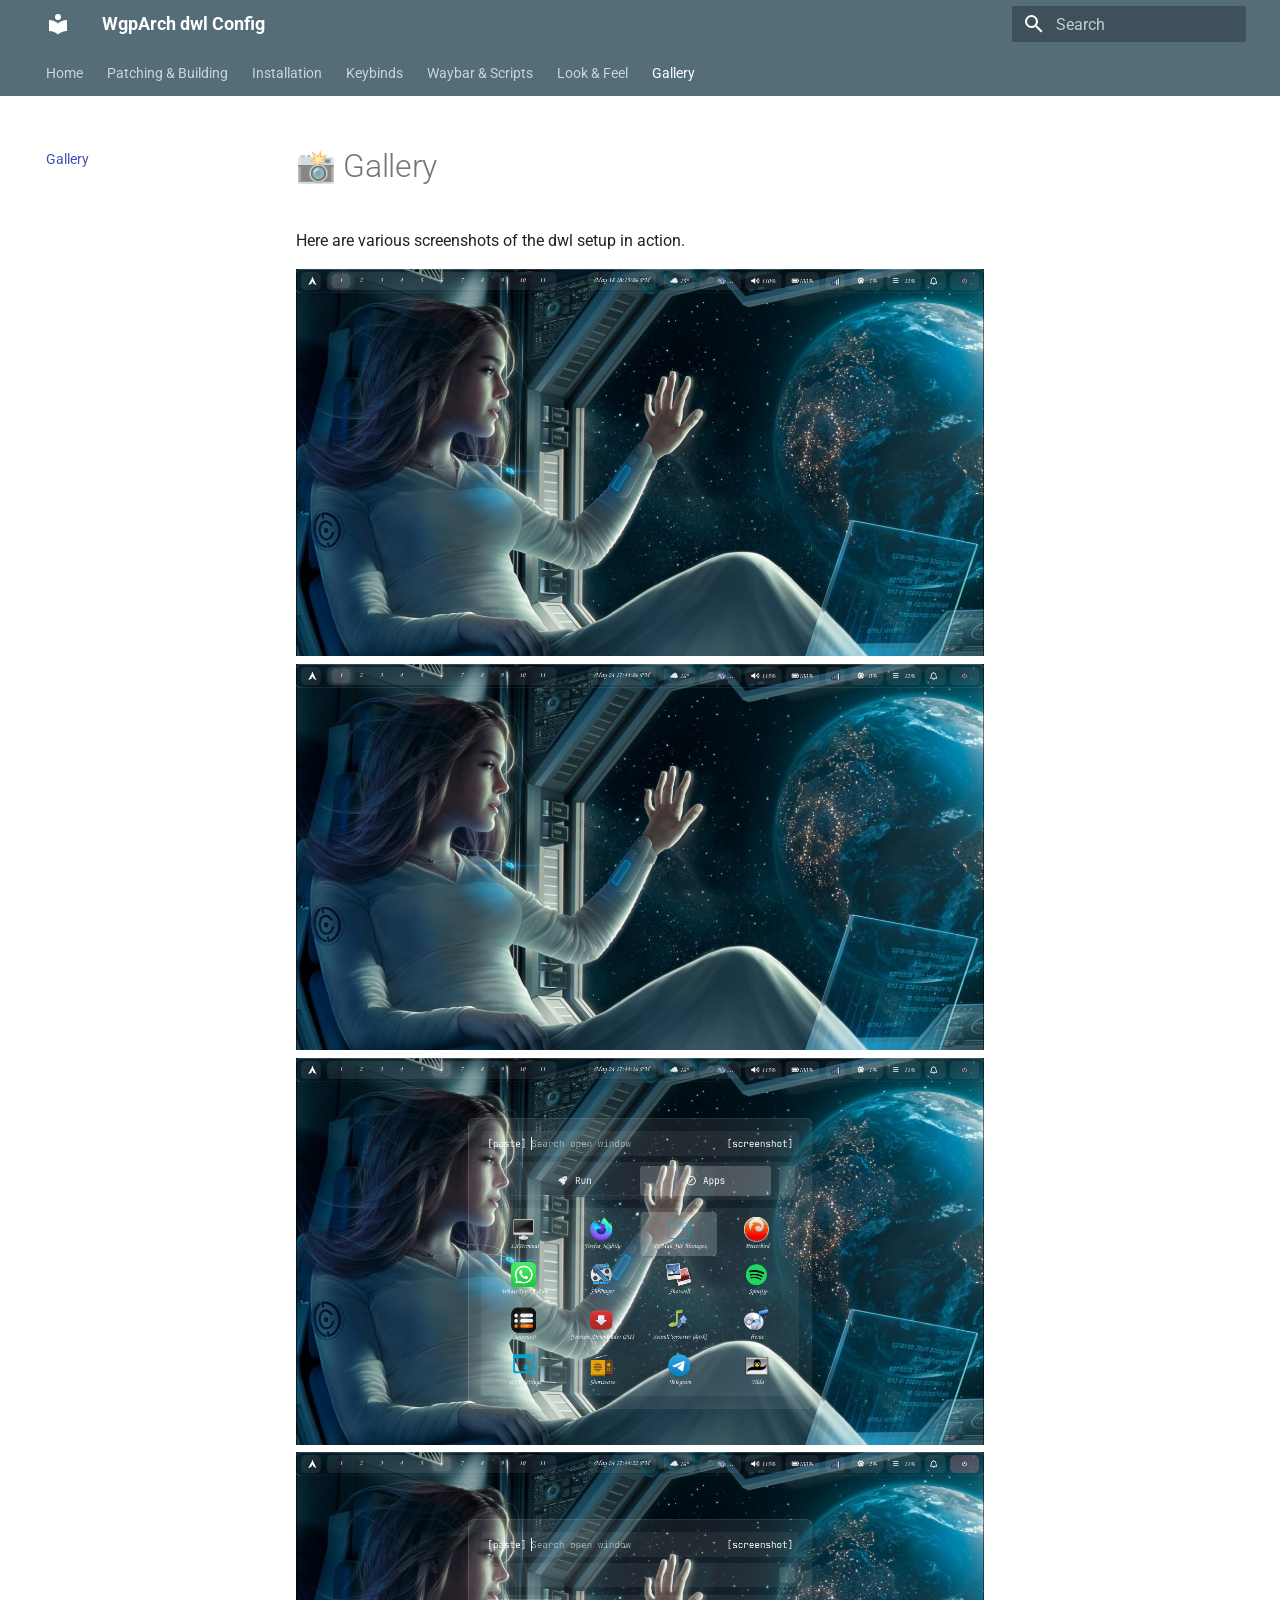
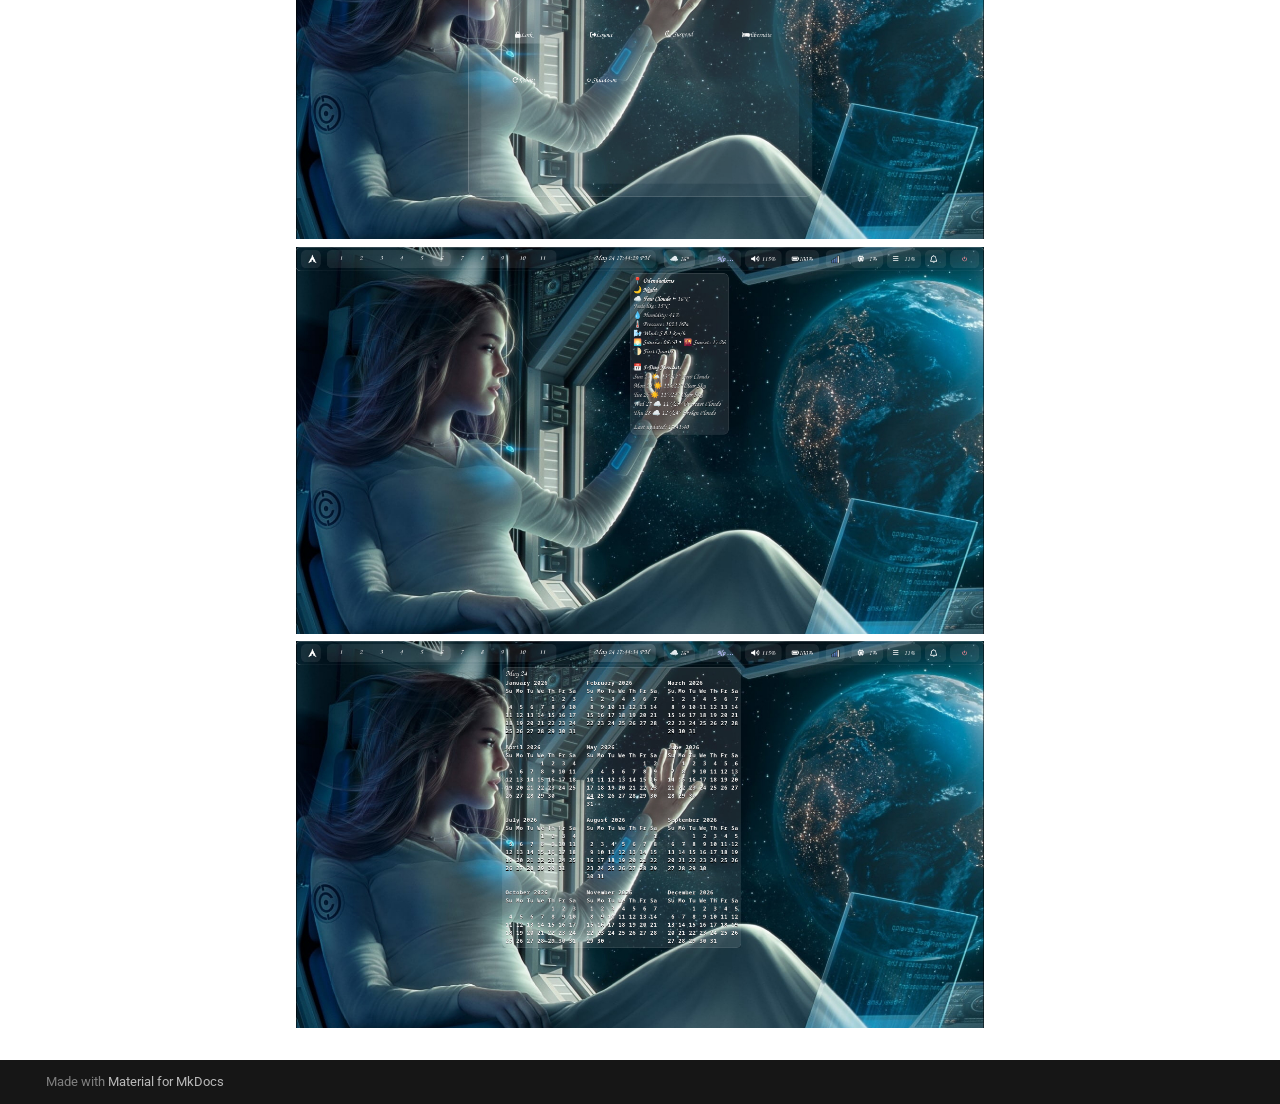
<file: gallery/index.html>
<!doctype html>
<html lang="en" class="no-js">
  <head>
    
      <meta charset="utf-8">
      <meta name="viewport" content="width=device-width,initial-scale=1">
      
      
      
        <link rel="canonical" href="https://wgparch.github.io/dwl/gallery/">
      
      
        <link rel="prev" href="../theming/">
      
      
      
        
      
      
      <link rel="icon" href="../assets/images/favicon.png">
      <meta name="generator" content="mkdocs-1.6.1, mkdocs-material-9.7.6">
    
    
      
        <title>Gallery - WgpArch dwl Config</title>
      
    
    
      <link rel="stylesheet" href="../assets/stylesheets/main.484c7ddc.min.css">
      
        
        <link rel="stylesheet" href="../assets/stylesheets/palette.ab4e12ef.min.css">
      
      


    
    
      
    
    
      
        
        
        <link rel="preconnect" href="https://fonts.gstatic.com" crossorigin>
        <link rel="stylesheet" href="https://fonts.googleapis.com/css?family=Roboto:300,300i,400,400i,700,700i%7CRoboto+Mono:400,400i,700,700i&display=fallback">
        <style>:root{--md-text-font:"Roboto";--md-code-font:"Roboto Mono"}</style>
      
    
    
    <script>__md_scope=new URL("..",location),__md_hash=e=>[...e].reduce(((e,_)=>(e<<5)-e+_.charCodeAt(0)),0),__md_get=(e,_=localStorage,t=__md_scope)=>JSON.parse(_.getItem(t.pathname+"."+e)),__md_set=(e,_,t=localStorage,a=__md_scope)=>{try{t.setItem(a.pathname+"."+e,JSON.stringify(_))}catch(e){}}</script>
    
      

    
    
  </head>
  
  
    
    
    
    
    
    <body dir="ltr" data-md-color-scheme="default" data-md-color-primary="blue-grey" data-md-color-accent="light-blue">
  
    
    <input class="md-toggle" data-md-toggle="drawer" type="checkbox" id="__drawer" autocomplete="off">
    <input class="md-toggle" data-md-toggle="search" type="checkbox" id="__search" autocomplete="off">
    <label class="md-overlay" for="__drawer"></label>
    <div data-md-component="skip">
      
        
        <a href="#gallery" class="md-skip">
          Skip to content
        </a>
      
    </div>
    <div data-md-component="announce">
      
    </div>
    
    
      

<header class="md-header" data-md-component="header">
  <nav class="md-header__inner md-grid" aria-label="Header">
    <a href=".." title="WgpArch dwl Config" class="md-header__button md-logo" aria-label="WgpArch dwl Config" data-md-component="logo">
      
  
  <svg xmlns="http://www.w3.org/2000/svg" viewBox="0 0 24 24"><path d="M12 8a3 3 0 0 0 3-3 3 3 0 0 0-3-3 3 3 0 0 0-3 3 3 3 0 0 0 3 3m0 3.54C9.64 9.35 6.5 8 3 8v11c3.5 0 6.64 1.35 9 3.54 2.36-2.19 5.5-3.54 9-3.54V8c-3.5 0-6.64 1.35-9 3.54"/></svg>

    </a>
    <label class="md-header__button md-icon" for="__drawer">
      
      <svg xmlns="http://www.w3.org/2000/svg" viewBox="0 0 24 24"><path d="M3 6h18v2H3zm0 5h18v2H3zm0 5h18v2H3z"/></svg>
    </label>
    <div class="md-header__title" data-md-component="header-title">
      <div class="md-header__ellipsis">
        <div class="md-header__topic">
          <span class="md-ellipsis">
            WgpArch dwl Config
          </span>
        </div>
        <div class="md-header__topic" data-md-component="header-topic">
          <span class="md-ellipsis">
            
              Gallery
            
          </span>
        </div>
      </div>
    </div>
    
      
    
    
    
    
      
      
        <label class="md-header__button md-icon" for="__search">
          
          <svg xmlns="http://www.w3.org/2000/svg" viewBox="0 0 24 24"><path d="M9.5 3A6.5 6.5 0 0 1 16 9.5c0 1.61-.59 3.09-1.56 4.23l.27.27h.79l5 5-1.5 1.5-5-5v-.79l-.27-.27A6.52 6.52 0 0 1 9.5 16 6.5 6.5 0 0 1 3 9.5 6.5 6.5 0 0 1 9.5 3m0 2C7 5 5 7 5 9.5S7 14 9.5 14 14 12 14 9.5 12 5 9.5 5"/></svg>
        </label>
        <div class="md-search" data-md-component="search" role="dialog">
  <label class="md-search__overlay" for="__search"></label>
  <div class="md-search__inner" role="search">
    <form class="md-search__form" name="search">
      <input type="text" class="md-search__input" name="query" aria-label="Search" placeholder="Search" autocapitalize="off" autocorrect="off" autocomplete="off" spellcheck="false" data-md-component="search-query" required>
      <label class="md-search__icon md-icon" for="__search">
        
        <svg xmlns="http://www.w3.org/2000/svg" viewBox="0 0 24 24"><path d="M9.5 3A6.5 6.5 0 0 1 16 9.5c0 1.61-.59 3.09-1.56 4.23l.27.27h.79l5 5-1.5 1.5-5-5v-.79l-.27-.27A6.52 6.52 0 0 1 9.5 16 6.5 6.5 0 0 1 3 9.5 6.5 6.5 0 0 1 9.5 3m0 2C7 5 5 7 5 9.5S7 14 9.5 14 14 12 14 9.5 12 5 9.5 5"/></svg>
        
        <svg xmlns="http://www.w3.org/2000/svg" viewBox="0 0 24 24"><path d="M20 11v2H8l5.5 5.5-1.42 1.42L4.16 12l7.92-7.92L13.5 5.5 8 11z"/></svg>
      </label>
      <nav class="md-search__options" aria-label="Search">
        
        <button type="reset" class="md-search__icon md-icon" title="Clear" aria-label="Clear" tabindex="-1">
          
          <svg xmlns="http://www.w3.org/2000/svg" viewBox="0 0 24 24"><path d="M19 6.41 17.59 5 12 10.59 6.41 5 5 6.41 10.59 12 5 17.59 6.41 19 12 13.41 17.59 19 19 17.59 13.41 12z"/></svg>
        </button>
      </nav>
      
    </form>
    <div class="md-search__output">
      <div class="md-search__scrollwrap" tabindex="0" data-md-scrollfix>
        <div class="md-search-result" data-md-component="search-result">
          <div class="md-search-result__meta">
            Initializing search
          </div>
          <ol class="md-search-result__list" role="presentation"></ol>
        </div>
      </div>
    </div>
  </div>
</div>
      
    
    
  </nav>
  
</header>
    
    <div class="md-container" data-md-component="container">
      
      
        
          
            
<nav class="md-tabs" aria-label="Tabs" data-md-component="tabs">
  <div class="md-grid">
    <ul class="md-tabs__list">
      
        
  
  
  
  
    <li class="md-tabs__item">
      <a href=".." class="md-tabs__link">
        
  
  
    
  
  Home

      </a>
    </li>
  

      
        
  
  
  
  
    <li class="md-tabs__item">
      <a href="../patching/" class="md-tabs__link">
        
  
  
    
  
  Patching & Building

      </a>
    </li>
  

      
        
  
  
  
  
    <li class="md-tabs__item">
      <a href="../installation/" class="md-tabs__link">
        
  
  
    
  
  Installation

      </a>
    </li>
  

      
        
  
  
  
  
    <li class="md-tabs__item">
      <a href="../keybinds/" class="md-tabs__link">
        
  
  
    
  
  Keybinds

      </a>
    </li>
  

      
        
  
  
  
  
    <li class="md-tabs__item">
      <a href="../waybar/" class="md-tabs__link">
        
  
  
    
  
  Waybar & Scripts

      </a>
    </li>
  

      
        
  
  
  
  
    <li class="md-tabs__item">
      <a href="../theming/" class="md-tabs__link">
        
  
  
    
  
  Look & Feel

      </a>
    </li>
  

      
        
  
  
  
    
  
  
    <li class="md-tabs__item md-tabs__item--active">
      <a href="./" class="md-tabs__link">
        
  
  
    
  
  Gallery

      </a>
    </li>
  

      
    </ul>
  </div>
</nav>
          
        
      
      <main class="md-main" data-md-component="main">
        <div class="md-main__inner md-grid">
          
            
              
              <div class="md-sidebar md-sidebar--primary" data-md-component="sidebar" data-md-type="navigation" >
                <div class="md-sidebar__scrollwrap">
                  <div class="md-sidebar__inner">
                    


  


<nav class="md-nav md-nav--primary md-nav--lifted" aria-label="Navigation" data-md-level="0">
  <label class="md-nav__title" for="__drawer">
    <a href=".." title="WgpArch dwl Config" class="md-nav__button md-logo" aria-label="WgpArch dwl Config" data-md-component="logo">
      
  
  <svg xmlns="http://www.w3.org/2000/svg" viewBox="0 0 24 24"><path d="M12 8a3 3 0 0 0 3-3 3 3 0 0 0-3-3 3 3 0 0 0-3 3 3 3 0 0 0 3 3m0 3.54C9.64 9.35 6.5 8 3 8v11c3.5 0 6.64 1.35 9 3.54 2.36-2.19 5.5-3.54 9-3.54V8c-3.5 0-6.64 1.35-9 3.54"/></svg>

    </a>
    WgpArch dwl Config
  </label>
  
  <ul class="md-nav__list" data-md-scrollfix>
    
      
      
  
  
  
  
    <li class="md-nav__item">
      <a href=".." class="md-nav__link">
        
  
  
  <span class="md-ellipsis">
    
  
    Home
  

    
  </span>
  
  

      </a>
    </li>
  

    
      
      
  
  
  
  
    <li class="md-nav__item">
      <a href="../patching/" class="md-nav__link">
        
  
  
  <span class="md-ellipsis">
    
  
    Patching & Building
  

    
  </span>
  
  

      </a>
    </li>
  

    
      
      
  
  
  
  
    <li class="md-nav__item">
      <a href="../installation/" class="md-nav__link">
        
  
  
  <span class="md-ellipsis">
    
  
    Installation
  

    
  </span>
  
  

      </a>
    </li>
  

    
      
      
  
  
  
  
    <li class="md-nav__item">
      <a href="../keybinds/" class="md-nav__link">
        
  
  
  <span class="md-ellipsis">
    
  
    Keybinds
  

    
  </span>
  
  

      </a>
    </li>
  

    
      
      
  
  
  
  
    <li class="md-nav__item">
      <a href="../waybar/" class="md-nav__link">
        
  
  
  <span class="md-ellipsis">
    
  
    Waybar & Scripts
  

    
  </span>
  
  

      </a>
    </li>
  

    
      
      
  
  
  
  
    <li class="md-nav__item">
      <a href="../theming/" class="md-nav__link">
        
  
  
  <span class="md-ellipsis">
    
  
    Look & Feel
  

    
  </span>
  
  

      </a>
    </li>
  

    
      
      
  
  
    
  
  
  
    <li class="md-nav__item md-nav__item--active">
      
      <input class="md-nav__toggle md-toggle" type="checkbox" id="__toc">
      
      
        
      
      
      <a href="./" class="md-nav__link md-nav__link--active">
        
  
  
  <span class="md-ellipsis">
    
  
    Gallery
  

    
  </span>
  
  

      </a>
      
    </li>
  

    
  </ul>
</nav>
                  </div>
                </div>
              </div>
            
            
              
              <div class="md-sidebar md-sidebar--secondary" data-md-component="sidebar" data-md-type="toc" >
                <div class="md-sidebar__scrollwrap">
                  <div class="md-sidebar__inner">
                    

<nav class="md-nav md-nav--secondary" aria-label="Table of contents">
  
  
  
    
  
  
</nav>
                  </div>
                </div>
              </div>
            
          
          
            <div class="md-content" data-md-component="content">
              
              <article class="md-content__inner md-typeset">
                
                  



<h1 id="gallery">📸 Gallery</h1>
<p>Here are various screenshots of the dwl setup in action.</p>
<p><img alt="Screenshot 1" src="../screenshots/screenshot_2026-05-18_18-15-06.jpg" />
<img alt="Screenshot 2" src="../screenshots/screenshot_2026-05-24_17-44-06.jpg" />
<img alt="Screenshot 3" src="../screenshots/screenshot_2026-05-24_17-44-16.jpg" />
<img alt="Screenshot 4" src="../screenshots/screenshot_2026-05-24_17-44-22.jpg" />
<img alt="Screenshot 5" src="../screenshots/screenshot_2026-05-24_17-44-29.jpg" />
<img alt="Screenshot 6" src="../screenshots/screenshot_2026-05-24_17-44-34.jpg" /></p>












                
              </article>
            </div>
          
          
<script>var target=document.getElementById(location.hash.slice(1));target&&target.name&&(target.checked=target.name.startsWith("__tabbed_"))</script>
        </div>
        
      </main>
      
        <footer class="md-footer">
  
  <div class="md-footer-meta md-typeset">
    <div class="md-footer-meta__inner md-grid">
      <div class="md-copyright">
  
  
    Made with
    <a href="https://squidfunk.github.io/mkdocs-material/" target="_blank" rel="noopener">
      Material for MkDocs
    </a>
  
</div>
      
    </div>
  </div>
</footer>
      
    </div>
    <div class="md-dialog" data-md-component="dialog">
      <div class="md-dialog__inner md-typeset"></div>
    </div>
    
    
    
      
      
      <script id="__config" type="application/json">{"annotate": null, "base": "..", "features": ["navigation.tabs", "navigation.expand"], "search": "../assets/javascripts/workers/search.2c215733.min.js", "tags": null, "translations": {"clipboard.copied": "Copied to clipboard", "clipboard.copy": "Copy to clipboard", "search.result.more.one": "1 more on this page", "search.result.more.other": "# more on this page", "search.result.none": "No matching documents", "search.result.one": "1 matching document", "search.result.other": "# matching documents", "search.result.placeholder": "Type to start searching", "search.result.term.missing": "Missing", "select.version": "Select version"}, "version": null}</script>
    
    
      <script src="../assets/javascripts/bundle.79ae519e.min.js"></script>
      
    
  </body>
</html>
</file>
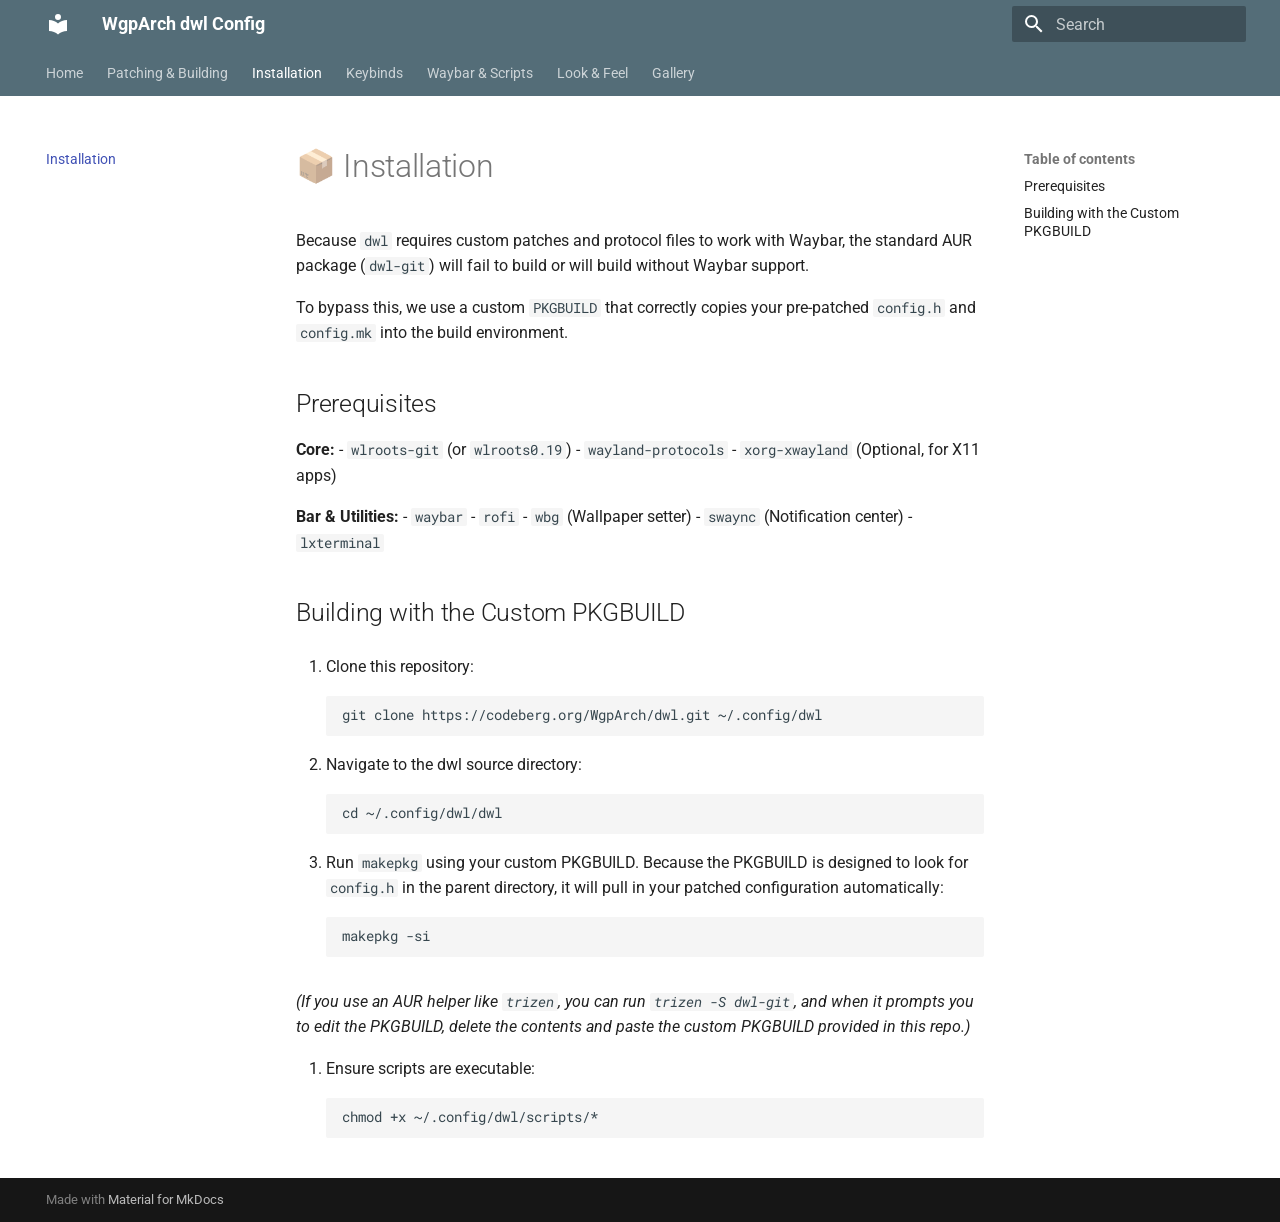
<file: installation/index.html>
<!doctype html>
<html lang="en" class="no-js">
  <head>
    
      <meta charset="utf-8">
      <meta name="viewport" content="width=device-width,initial-scale=1">
      
      
      
        <link rel="canonical" href="https://wgparch.github.io/dwl/installation/">
      
      
        <link rel="prev" href="../patching/">
      
      
        <link rel="next" href="../keybinds/">
      
      
        
      
      
      <link rel="icon" href="../assets/images/favicon.png">
      <meta name="generator" content="mkdocs-1.6.1, mkdocs-material-9.7.6">
    
    
      
        <title>Installation - WgpArch dwl Config</title>
      
    
    
      <link rel="stylesheet" href="../assets/stylesheets/main.484c7ddc.min.css">
      
        
        <link rel="stylesheet" href="../assets/stylesheets/palette.ab4e12ef.min.css">
      
      


    
    
      
    
    
      
        
        
        <link rel="preconnect" href="https://fonts.gstatic.com" crossorigin>
        <link rel="stylesheet" href="https://fonts.googleapis.com/css?family=Roboto:300,300i,400,400i,700,700i%7CRoboto+Mono:400,400i,700,700i&display=fallback">
        <style>:root{--md-text-font:"Roboto";--md-code-font:"Roboto Mono"}</style>
      
    
    
    <script>__md_scope=new URL("..",location),__md_hash=e=>[...e].reduce(((e,_)=>(e<<5)-e+_.charCodeAt(0)),0),__md_get=(e,_=localStorage,t=__md_scope)=>JSON.parse(_.getItem(t.pathname+"."+e)),__md_set=(e,_,t=localStorage,a=__md_scope)=>{try{t.setItem(a.pathname+"."+e,JSON.stringify(_))}catch(e){}}</script>
    
      

    
    
  </head>
  
  
    
    
    
    
    
    <body dir="ltr" data-md-color-scheme="default" data-md-color-primary="blue-grey" data-md-color-accent="light-blue">
  
    
    <input class="md-toggle" data-md-toggle="drawer" type="checkbox" id="__drawer" autocomplete="off">
    <input class="md-toggle" data-md-toggle="search" type="checkbox" id="__search" autocomplete="off">
    <label class="md-overlay" for="__drawer"></label>
    <div data-md-component="skip">
      
        
        <a href="#installation" class="md-skip">
          Skip to content
        </a>
      
    </div>
    <div data-md-component="announce">
      
    </div>
    
    
      

<header class="md-header" data-md-component="header">
  <nav class="md-header__inner md-grid" aria-label="Header">
    <a href=".." title="WgpArch dwl Config" class="md-header__button md-logo" aria-label="WgpArch dwl Config" data-md-component="logo">
      
  
  <svg xmlns="http://www.w3.org/2000/svg" viewBox="0 0 24 24"><path d="M12 8a3 3 0 0 0 3-3 3 3 0 0 0-3-3 3 3 0 0 0-3 3 3 3 0 0 0 3 3m0 3.54C9.64 9.35 6.5 8 3 8v11c3.5 0 6.64 1.35 9 3.54 2.36-2.19 5.5-3.54 9-3.54V8c-3.5 0-6.64 1.35-9 3.54"/></svg>

    </a>
    <label class="md-header__button md-icon" for="__drawer">
      
      <svg xmlns="http://www.w3.org/2000/svg" viewBox="0 0 24 24"><path d="M3 6h18v2H3zm0 5h18v2H3zm0 5h18v2H3z"/></svg>
    </label>
    <div class="md-header__title" data-md-component="header-title">
      <div class="md-header__ellipsis">
        <div class="md-header__topic">
          <span class="md-ellipsis">
            WgpArch dwl Config
          </span>
        </div>
        <div class="md-header__topic" data-md-component="header-topic">
          <span class="md-ellipsis">
            
              Installation
            
          </span>
        </div>
      </div>
    </div>
    
      
    
    
    
    
      
      
        <label class="md-header__button md-icon" for="__search">
          
          <svg xmlns="http://www.w3.org/2000/svg" viewBox="0 0 24 24"><path d="M9.5 3A6.5 6.5 0 0 1 16 9.5c0 1.61-.59 3.09-1.56 4.23l.27.27h.79l5 5-1.5 1.5-5-5v-.79l-.27-.27A6.52 6.52 0 0 1 9.5 16 6.5 6.5 0 0 1 3 9.5 6.5 6.5 0 0 1 9.5 3m0 2C7 5 5 7 5 9.5S7 14 9.5 14 14 12 14 9.5 12 5 9.5 5"/></svg>
        </label>
        <div class="md-search" data-md-component="search" role="dialog">
  <label class="md-search__overlay" for="__search"></label>
  <div class="md-search__inner" role="search">
    <form class="md-search__form" name="search">
      <input type="text" class="md-search__input" name="query" aria-label="Search" placeholder="Search" autocapitalize="off" autocorrect="off" autocomplete="off" spellcheck="false" data-md-component="search-query" required>
      <label class="md-search__icon md-icon" for="__search">
        
        <svg xmlns="http://www.w3.org/2000/svg" viewBox="0 0 24 24"><path d="M9.5 3A6.5 6.5 0 0 1 16 9.5c0 1.61-.59 3.09-1.56 4.23l.27.27h.79l5 5-1.5 1.5-5-5v-.79l-.27-.27A6.52 6.52 0 0 1 9.5 16 6.5 6.5 0 0 1 3 9.5 6.5 6.5 0 0 1 9.5 3m0 2C7 5 5 7 5 9.5S7 14 9.5 14 14 12 14 9.5 12 5 9.5 5"/></svg>
        
        <svg xmlns="http://www.w3.org/2000/svg" viewBox="0 0 24 24"><path d="M20 11v2H8l5.5 5.5-1.42 1.42L4.16 12l7.92-7.92L13.5 5.5 8 11z"/></svg>
      </label>
      <nav class="md-search__options" aria-label="Search">
        
        <button type="reset" class="md-search__icon md-icon" title="Clear" aria-label="Clear" tabindex="-1">
          
          <svg xmlns="http://www.w3.org/2000/svg" viewBox="0 0 24 24"><path d="M19 6.41 17.59 5 12 10.59 6.41 5 5 6.41 10.59 12 5 17.59 6.41 19 12 13.41 17.59 19 19 17.59 13.41 12z"/></svg>
        </button>
      </nav>
      
    </form>
    <div class="md-search__output">
      <div class="md-search__scrollwrap" tabindex="0" data-md-scrollfix>
        <div class="md-search-result" data-md-component="search-result">
          <div class="md-search-result__meta">
            Initializing search
          </div>
          <ol class="md-search-result__list" role="presentation"></ol>
        </div>
      </div>
    </div>
  </div>
</div>
      
    
    
  </nav>
  
</header>
    
    <div class="md-container" data-md-component="container">
      
      
        
          
            
<nav class="md-tabs" aria-label="Tabs" data-md-component="tabs">
  <div class="md-grid">
    <ul class="md-tabs__list">
      
        
  
  
  
  
    <li class="md-tabs__item">
      <a href=".." class="md-tabs__link">
        
  
  
    
  
  Home

      </a>
    </li>
  

      
        
  
  
  
  
    <li class="md-tabs__item">
      <a href="../patching/" class="md-tabs__link">
        
  
  
    
  
  Patching & Building

      </a>
    </li>
  

      
        
  
  
  
    
  
  
    <li class="md-tabs__item md-tabs__item--active">
      <a href="./" class="md-tabs__link">
        
  
  
    
  
  Installation

      </a>
    </li>
  

      
        
  
  
  
  
    <li class="md-tabs__item">
      <a href="../keybinds/" class="md-tabs__link">
        
  
  
    
  
  Keybinds

      </a>
    </li>
  

      
        
  
  
  
  
    <li class="md-tabs__item">
      <a href="../waybar/" class="md-tabs__link">
        
  
  
    
  
  Waybar & Scripts

      </a>
    </li>
  

      
        
  
  
  
  
    <li class="md-tabs__item">
      <a href="../theming/" class="md-tabs__link">
        
  
  
    
  
  Look & Feel

      </a>
    </li>
  

      
        
  
  
  
  
    <li class="md-tabs__item">
      <a href="../gallery/" class="md-tabs__link">
        
  
  
    
  
  Gallery

      </a>
    </li>
  

      
    </ul>
  </div>
</nav>
          
        
      
      <main class="md-main" data-md-component="main">
        <div class="md-main__inner md-grid">
          
            
              
              <div class="md-sidebar md-sidebar--primary" data-md-component="sidebar" data-md-type="navigation" >
                <div class="md-sidebar__scrollwrap">
                  <div class="md-sidebar__inner">
                    


  


<nav class="md-nav md-nav--primary md-nav--lifted" aria-label="Navigation" data-md-level="0">
  <label class="md-nav__title" for="__drawer">
    <a href=".." title="WgpArch dwl Config" class="md-nav__button md-logo" aria-label="WgpArch dwl Config" data-md-component="logo">
      
  
  <svg xmlns="http://www.w3.org/2000/svg" viewBox="0 0 24 24"><path d="M12 8a3 3 0 0 0 3-3 3 3 0 0 0-3-3 3 3 0 0 0-3 3 3 3 0 0 0 3 3m0 3.54C9.64 9.35 6.5 8 3 8v11c3.5 0 6.64 1.35 9 3.54 2.36-2.19 5.5-3.54 9-3.54V8c-3.5 0-6.64 1.35-9 3.54"/></svg>

    </a>
    WgpArch dwl Config
  </label>
  
  <ul class="md-nav__list" data-md-scrollfix>
    
      
      
  
  
  
  
    <li class="md-nav__item">
      <a href=".." class="md-nav__link">
        
  
  
  <span class="md-ellipsis">
    
  
    Home
  

    
  </span>
  
  

      </a>
    </li>
  

    
      
      
  
  
  
  
    <li class="md-nav__item">
      <a href="../patching/" class="md-nav__link">
        
  
  
  <span class="md-ellipsis">
    
  
    Patching & Building
  

    
  </span>
  
  

      </a>
    </li>
  

    
      
      
  
  
    
  
  
  
    <li class="md-nav__item md-nav__item--active">
      
      <input class="md-nav__toggle md-toggle" type="checkbox" id="__toc">
      
      
        
      
      
        <label class="md-nav__link md-nav__link--active" for="__toc">
          
  
  
  <span class="md-ellipsis">
    
  
    Installation
  

    
  </span>
  
  

          <span class="md-nav__icon md-icon"></span>
        </label>
      
      <a href="./" class="md-nav__link md-nav__link--active">
        
  
  
  <span class="md-ellipsis">
    
  
    Installation
  

    
  </span>
  
  

      </a>
      
        

<nav class="md-nav md-nav--secondary" aria-label="Table of contents">
  
  
  
    
  
  
    <label class="md-nav__title" for="__toc">
      <span class="md-nav__icon md-icon"></span>
      Table of contents
    </label>
    <ul class="md-nav__list" data-md-component="toc" data-md-scrollfix>
      
        <li class="md-nav__item">
  <a href="#prerequisites" class="md-nav__link">
    <span class="md-ellipsis">
      
        Prerequisites
      
    </span>
  </a>
  
</li>
      
        <li class="md-nav__item">
  <a href="#building-with-the-custom-pkgbuild" class="md-nav__link">
    <span class="md-ellipsis">
      
        Building with the Custom PKGBUILD
      
    </span>
  </a>
  
</li>
      
    </ul>
  
</nav>
      
    </li>
  

    
      
      
  
  
  
  
    <li class="md-nav__item">
      <a href="../keybinds/" class="md-nav__link">
        
  
  
  <span class="md-ellipsis">
    
  
    Keybinds
  

    
  </span>
  
  

      </a>
    </li>
  

    
      
      
  
  
  
  
    <li class="md-nav__item">
      <a href="../waybar/" class="md-nav__link">
        
  
  
  <span class="md-ellipsis">
    
  
    Waybar & Scripts
  

    
  </span>
  
  

      </a>
    </li>
  

    
      
      
  
  
  
  
    <li class="md-nav__item">
      <a href="../theming/" class="md-nav__link">
        
  
  
  <span class="md-ellipsis">
    
  
    Look & Feel
  

    
  </span>
  
  

      </a>
    </li>
  

    
      
      
  
  
  
  
    <li class="md-nav__item">
      <a href="../gallery/" class="md-nav__link">
        
  
  
  <span class="md-ellipsis">
    
  
    Gallery
  

    
  </span>
  
  

      </a>
    </li>
  

    
  </ul>
</nav>
                  </div>
                </div>
              </div>
            
            
              
              <div class="md-sidebar md-sidebar--secondary" data-md-component="sidebar" data-md-type="toc" >
                <div class="md-sidebar__scrollwrap">
                  <div class="md-sidebar__inner">
                    

<nav class="md-nav md-nav--secondary" aria-label="Table of contents">
  
  
  
    
  
  
    <label class="md-nav__title" for="__toc">
      <span class="md-nav__icon md-icon"></span>
      Table of contents
    </label>
    <ul class="md-nav__list" data-md-component="toc" data-md-scrollfix>
      
        <li class="md-nav__item">
  <a href="#prerequisites" class="md-nav__link">
    <span class="md-ellipsis">
      
        Prerequisites
      
    </span>
  </a>
  
</li>
      
        <li class="md-nav__item">
  <a href="#building-with-the-custom-pkgbuild" class="md-nav__link">
    <span class="md-ellipsis">
      
        Building with the Custom PKGBUILD
      
    </span>
  </a>
  
</li>
      
    </ul>
  
</nav>
                  </div>
                </div>
              </div>
            
          
          
            <div class="md-content" data-md-component="content">
              
              <article class="md-content__inner md-typeset">
                
                  



<h1 id="installation">📦 Installation</h1>
<p>Because <code>dwl</code> requires custom patches and protocol files to work with Waybar, the standard AUR package (<code>dwl-git</code>) will fail to build or will build without Waybar support. </p>
<p>To bypass this, we use a custom <code>PKGBUILD</code> that correctly copies your pre-patched <code>config.h</code> and <code>config.mk</code> into the build environment.</p>
<h2 id="prerequisites">Prerequisites</h2>
<p><strong>Core:</strong>
- <code>wlroots-git</code> (or <code>wlroots0.19</code>)
- <code>wayland-protocols</code>
- <code>xorg-xwayland</code> (Optional, for X11 apps)</p>
<p><strong>Bar &amp; Utilities:</strong>
- <code>waybar</code>
- <code>rofi</code>
- <code>wbg</code> (Wallpaper setter)
- <code>swaync</code> (Notification center)
- <code>lxterminal</code></p>
<h2 id="building-with-the-custom-pkgbuild">Building with the Custom PKGBUILD</h2>
<ol>
<li>
<p>Clone this repository:</p>
<pre><code>git clone https://codeberg.org/WgpArch/dwl.git ~/.config/dwl
</code></pre>
</li>
<li>
<p>Navigate to the dwl source directory:</p>
<pre><code>cd ~/.config/dwl/dwl
</code></pre>
</li>
<li>
<p>Run <code>makepkg</code> using your custom PKGBUILD. Because the PKGBUILD is designed to look for <code>config.h</code> in the parent directory, it will pull in your patched configuration automatically:</p>
<pre><code>makepkg -si
</code></pre>
</li>
</ol>
<p><em>(If you use an AUR helper like <code>trizen</code>, you can run <code>trizen -S dwl-git</code>, and when it prompts you to edit the PKGBUILD, delete the contents and paste the custom PKGBUILD provided in this repo.)</em></p>
<ol>
<li>Ensure scripts are executable:<pre><code>chmod +x ~/.config/dwl/scripts/*
</code></pre>
</li>
</ol>












                
              </article>
            </div>
          
          
<script>var target=document.getElementById(location.hash.slice(1));target&&target.name&&(target.checked=target.name.startsWith("__tabbed_"))</script>
        </div>
        
      </main>
      
        <footer class="md-footer">
  
  <div class="md-footer-meta md-typeset">
    <div class="md-footer-meta__inner md-grid">
      <div class="md-copyright">
  
  
    Made with
    <a href="https://squidfunk.github.io/mkdocs-material/" target="_blank" rel="noopener">
      Material for MkDocs
    </a>
  
</div>
      
    </div>
  </div>
</footer>
      
    </div>
    <div class="md-dialog" data-md-component="dialog">
      <div class="md-dialog__inner md-typeset"></div>
    </div>
    
    
    
      
      
      <script id="__config" type="application/json">{"annotate": null, "base": "..", "features": ["navigation.tabs", "navigation.expand"], "search": "../assets/javascripts/workers/search.2c215733.min.js", "tags": null, "translations": {"clipboard.copied": "Copied to clipboard", "clipboard.copy": "Copy to clipboard", "search.result.more.one": "1 more on this page", "search.result.more.other": "# more on this page", "search.result.none": "No matching documents", "search.result.one": "1 matching document", "search.result.other": "# matching documents", "search.result.placeholder": "Type to start searching", "search.result.term.missing": "Missing", "select.version": "Select version"}, "version": null}</script>
    
    
      <script src="../assets/javascripts/bundle.79ae519e.min.js"></script>
      
    
  </body>
</html>
</file>
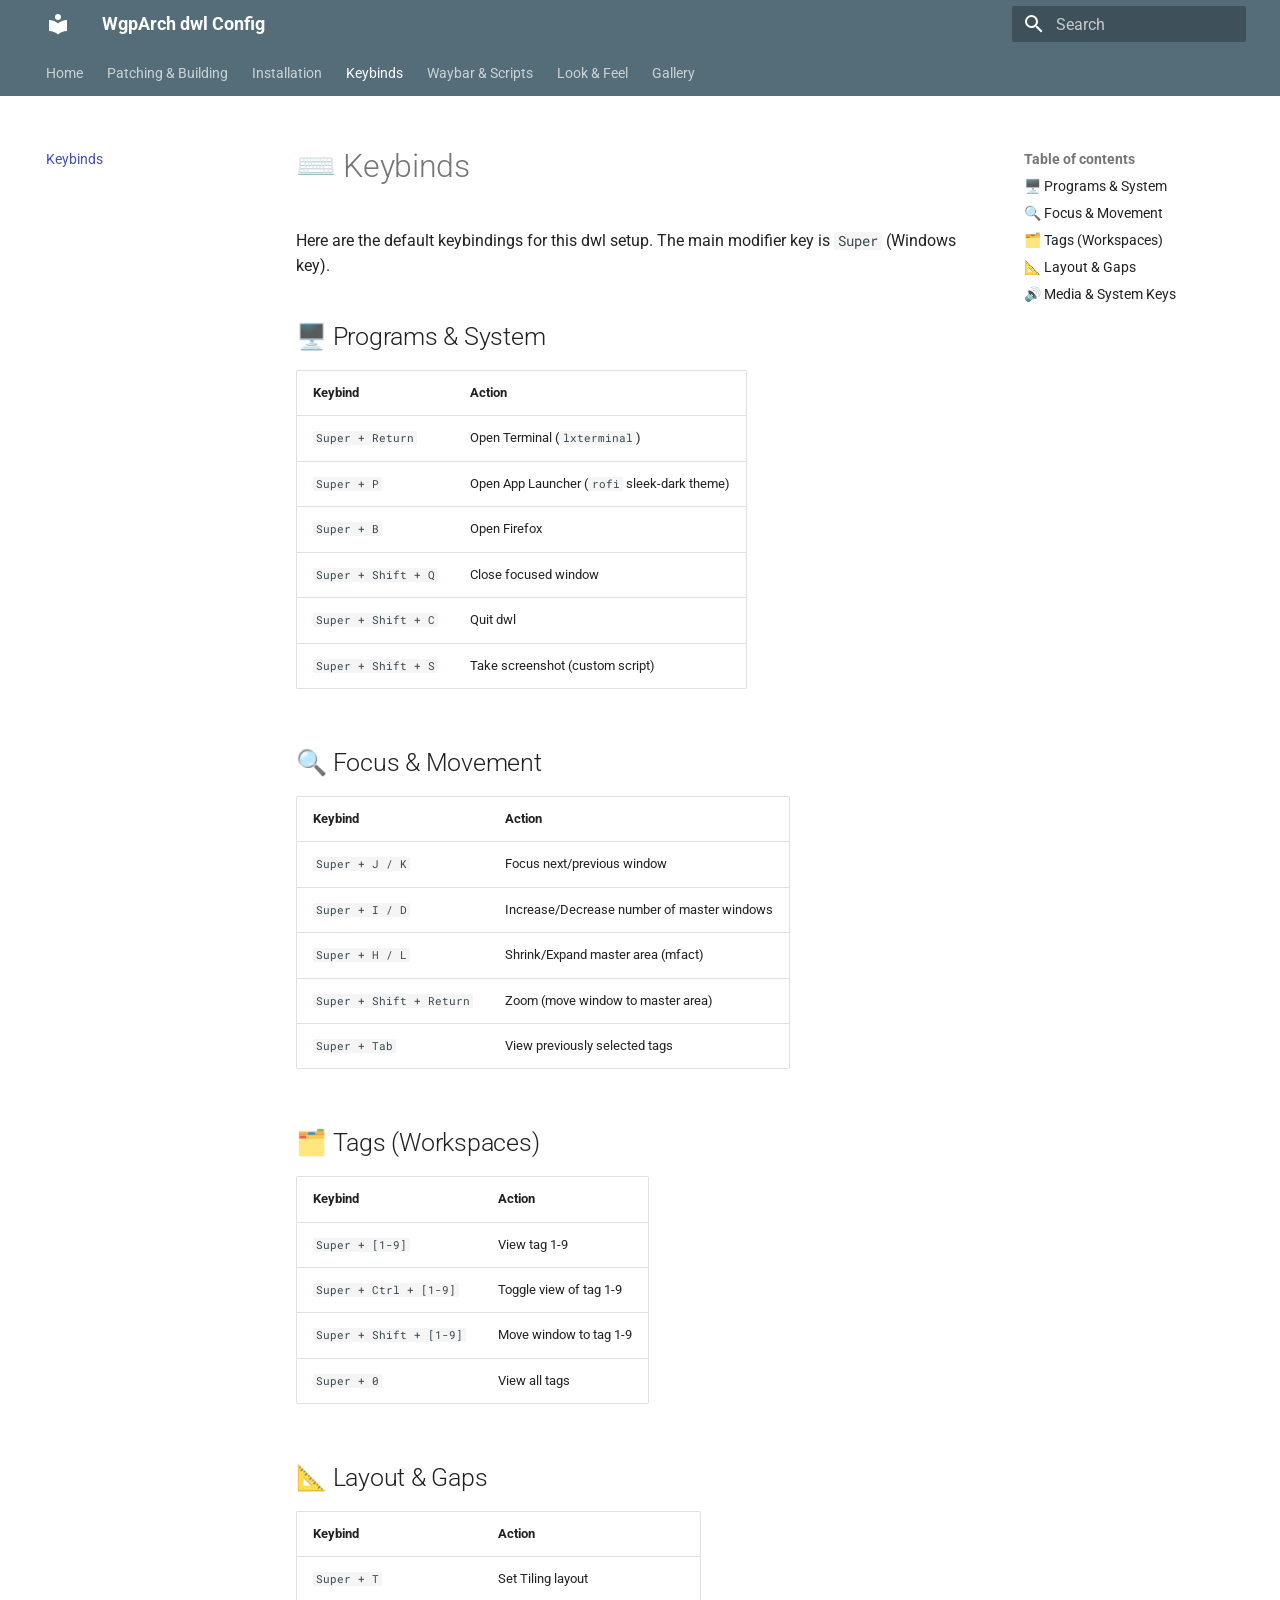
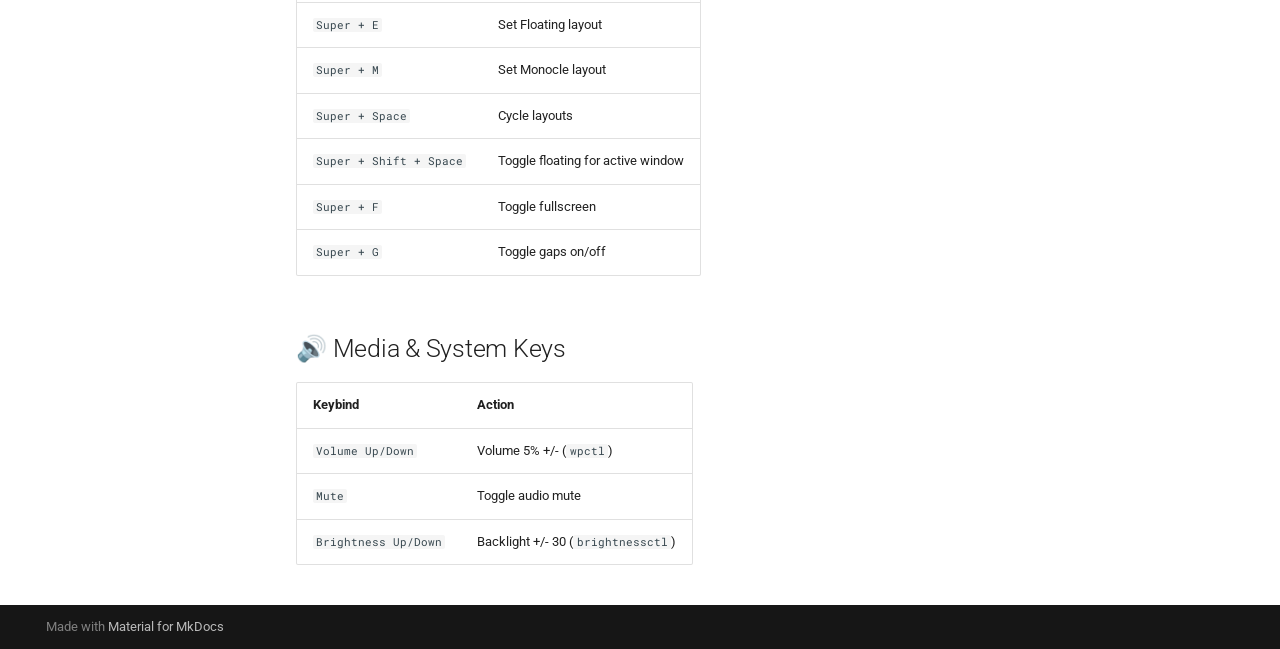
<file: keybinds/index.html>
<!doctype html>
<html lang="en" class="no-js">
  <head>
    
      <meta charset="utf-8">
      <meta name="viewport" content="width=device-width,initial-scale=1">
      
      
      
        <link rel="canonical" href="https://wgparch.github.io/dwl/keybinds/">
      
      
        <link rel="prev" href="../installation/">
      
      
        <link rel="next" href="../waybar/">
      
      
        
      
      
      <link rel="icon" href="../assets/images/favicon.png">
      <meta name="generator" content="mkdocs-1.6.1, mkdocs-material-9.7.6">
    
    
      
        <title>Keybinds - WgpArch dwl Config</title>
      
    
    
      <link rel="stylesheet" href="../assets/stylesheets/main.484c7ddc.min.css">
      
        
        <link rel="stylesheet" href="../assets/stylesheets/palette.ab4e12ef.min.css">
      
      


    
    
      
    
    
      
        
        
        <link rel="preconnect" href="https://fonts.gstatic.com" crossorigin>
        <link rel="stylesheet" href="https://fonts.googleapis.com/css?family=Roboto:300,300i,400,400i,700,700i%7CRoboto+Mono:400,400i,700,700i&display=fallback">
        <style>:root{--md-text-font:"Roboto";--md-code-font:"Roboto Mono"}</style>
      
    
    
    <script>__md_scope=new URL("..",location),__md_hash=e=>[...e].reduce(((e,_)=>(e<<5)-e+_.charCodeAt(0)),0),__md_get=(e,_=localStorage,t=__md_scope)=>JSON.parse(_.getItem(t.pathname+"."+e)),__md_set=(e,_,t=localStorage,a=__md_scope)=>{try{t.setItem(a.pathname+"."+e,JSON.stringify(_))}catch(e){}}</script>
    
      

    
    
  </head>
  
  
    
    
    
    
    
    <body dir="ltr" data-md-color-scheme="default" data-md-color-primary="blue-grey" data-md-color-accent="light-blue">
  
    
    <input class="md-toggle" data-md-toggle="drawer" type="checkbox" id="__drawer" autocomplete="off">
    <input class="md-toggle" data-md-toggle="search" type="checkbox" id="__search" autocomplete="off">
    <label class="md-overlay" for="__drawer"></label>
    <div data-md-component="skip">
      
        
        <a href="#keybinds" class="md-skip">
          Skip to content
        </a>
      
    </div>
    <div data-md-component="announce">
      
    </div>
    
    
      

<header class="md-header" data-md-component="header">
  <nav class="md-header__inner md-grid" aria-label="Header">
    <a href=".." title="WgpArch dwl Config" class="md-header__button md-logo" aria-label="WgpArch dwl Config" data-md-component="logo">
      
  
  <svg xmlns="http://www.w3.org/2000/svg" viewBox="0 0 24 24"><path d="M12 8a3 3 0 0 0 3-3 3 3 0 0 0-3-3 3 3 0 0 0-3 3 3 3 0 0 0 3 3m0 3.54C9.64 9.35 6.5 8 3 8v11c3.5 0 6.64 1.35 9 3.54 2.36-2.19 5.5-3.54 9-3.54V8c-3.5 0-6.64 1.35-9 3.54"/></svg>

    </a>
    <label class="md-header__button md-icon" for="__drawer">
      
      <svg xmlns="http://www.w3.org/2000/svg" viewBox="0 0 24 24"><path d="M3 6h18v2H3zm0 5h18v2H3zm0 5h18v2H3z"/></svg>
    </label>
    <div class="md-header__title" data-md-component="header-title">
      <div class="md-header__ellipsis">
        <div class="md-header__topic">
          <span class="md-ellipsis">
            WgpArch dwl Config
          </span>
        </div>
        <div class="md-header__topic" data-md-component="header-topic">
          <span class="md-ellipsis">
            
              Keybinds
            
          </span>
        </div>
      </div>
    </div>
    
      
    
    
    
    
      
      
        <label class="md-header__button md-icon" for="__search">
          
          <svg xmlns="http://www.w3.org/2000/svg" viewBox="0 0 24 24"><path d="M9.5 3A6.5 6.5 0 0 1 16 9.5c0 1.61-.59 3.09-1.56 4.23l.27.27h.79l5 5-1.5 1.5-5-5v-.79l-.27-.27A6.52 6.52 0 0 1 9.5 16 6.5 6.5 0 0 1 3 9.5 6.5 6.5 0 0 1 9.5 3m0 2C7 5 5 7 5 9.5S7 14 9.5 14 14 12 14 9.5 12 5 9.5 5"/></svg>
        </label>
        <div class="md-search" data-md-component="search" role="dialog">
  <label class="md-search__overlay" for="__search"></label>
  <div class="md-search__inner" role="search">
    <form class="md-search__form" name="search">
      <input type="text" class="md-search__input" name="query" aria-label="Search" placeholder="Search" autocapitalize="off" autocorrect="off" autocomplete="off" spellcheck="false" data-md-component="search-query" required>
      <label class="md-search__icon md-icon" for="__search">
        
        <svg xmlns="http://www.w3.org/2000/svg" viewBox="0 0 24 24"><path d="M9.5 3A6.5 6.5 0 0 1 16 9.5c0 1.61-.59 3.09-1.56 4.23l.27.27h.79l5 5-1.5 1.5-5-5v-.79l-.27-.27A6.52 6.52 0 0 1 9.5 16 6.5 6.5 0 0 1 3 9.5 6.5 6.5 0 0 1 9.5 3m0 2C7 5 5 7 5 9.5S7 14 9.5 14 14 12 14 9.5 12 5 9.5 5"/></svg>
        
        <svg xmlns="http://www.w3.org/2000/svg" viewBox="0 0 24 24"><path d="M20 11v2H8l5.5 5.5-1.42 1.42L4.16 12l7.92-7.92L13.5 5.5 8 11z"/></svg>
      </label>
      <nav class="md-search__options" aria-label="Search">
        
        <button type="reset" class="md-search__icon md-icon" title="Clear" aria-label="Clear" tabindex="-1">
          
          <svg xmlns="http://www.w3.org/2000/svg" viewBox="0 0 24 24"><path d="M19 6.41 17.59 5 12 10.59 6.41 5 5 6.41 10.59 12 5 17.59 6.41 19 12 13.41 17.59 19 19 17.59 13.41 12z"/></svg>
        </button>
      </nav>
      
    </form>
    <div class="md-search__output">
      <div class="md-search__scrollwrap" tabindex="0" data-md-scrollfix>
        <div class="md-search-result" data-md-component="search-result">
          <div class="md-search-result__meta">
            Initializing search
          </div>
          <ol class="md-search-result__list" role="presentation"></ol>
        </div>
      </div>
    </div>
  </div>
</div>
      
    
    
  </nav>
  
</header>
    
    <div class="md-container" data-md-component="container">
      
      
        
          
            
<nav class="md-tabs" aria-label="Tabs" data-md-component="tabs">
  <div class="md-grid">
    <ul class="md-tabs__list">
      
        
  
  
  
  
    <li class="md-tabs__item">
      <a href=".." class="md-tabs__link">
        
  
  
    
  
  Home

      </a>
    </li>
  

      
        
  
  
  
  
    <li class="md-tabs__item">
      <a href="../patching/" class="md-tabs__link">
        
  
  
    
  
  Patching & Building

      </a>
    </li>
  

      
        
  
  
  
  
    <li class="md-tabs__item">
      <a href="../installation/" class="md-tabs__link">
        
  
  
    
  
  Installation

      </a>
    </li>
  

      
        
  
  
  
    
  
  
    <li class="md-tabs__item md-tabs__item--active">
      <a href="./" class="md-tabs__link">
        
  
  
    
  
  Keybinds

      </a>
    </li>
  

      
        
  
  
  
  
    <li class="md-tabs__item">
      <a href="../waybar/" class="md-tabs__link">
        
  
  
    
  
  Waybar & Scripts

      </a>
    </li>
  

      
        
  
  
  
  
    <li class="md-tabs__item">
      <a href="../theming/" class="md-tabs__link">
        
  
  
    
  
  Look & Feel

      </a>
    </li>
  

      
        
  
  
  
  
    <li class="md-tabs__item">
      <a href="../gallery/" class="md-tabs__link">
        
  
  
    
  
  Gallery

      </a>
    </li>
  

      
    </ul>
  </div>
</nav>
          
        
      
      <main class="md-main" data-md-component="main">
        <div class="md-main__inner md-grid">
          
            
              
              <div class="md-sidebar md-sidebar--primary" data-md-component="sidebar" data-md-type="navigation" >
                <div class="md-sidebar__scrollwrap">
                  <div class="md-sidebar__inner">
                    


  


<nav class="md-nav md-nav--primary md-nav--lifted" aria-label="Navigation" data-md-level="0">
  <label class="md-nav__title" for="__drawer">
    <a href=".." title="WgpArch dwl Config" class="md-nav__button md-logo" aria-label="WgpArch dwl Config" data-md-component="logo">
      
  
  <svg xmlns="http://www.w3.org/2000/svg" viewBox="0 0 24 24"><path d="M12 8a3 3 0 0 0 3-3 3 3 0 0 0-3-3 3 3 0 0 0-3 3 3 3 0 0 0 3 3m0 3.54C9.64 9.35 6.5 8 3 8v11c3.5 0 6.64 1.35 9 3.54 2.36-2.19 5.5-3.54 9-3.54V8c-3.5 0-6.64 1.35-9 3.54"/></svg>

    </a>
    WgpArch dwl Config
  </label>
  
  <ul class="md-nav__list" data-md-scrollfix>
    
      
      
  
  
  
  
    <li class="md-nav__item">
      <a href=".." class="md-nav__link">
        
  
  
  <span class="md-ellipsis">
    
  
    Home
  

    
  </span>
  
  

      </a>
    </li>
  

    
      
      
  
  
  
  
    <li class="md-nav__item">
      <a href="../patching/" class="md-nav__link">
        
  
  
  <span class="md-ellipsis">
    
  
    Patching & Building
  

    
  </span>
  
  

      </a>
    </li>
  

    
      
      
  
  
  
  
    <li class="md-nav__item">
      <a href="../installation/" class="md-nav__link">
        
  
  
  <span class="md-ellipsis">
    
  
    Installation
  

    
  </span>
  
  

      </a>
    </li>
  

    
      
      
  
  
    
  
  
  
    <li class="md-nav__item md-nav__item--active">
      
      <input class="md-nav__toggle md-toggle" type="checkbox" id="__toc">
      
      
        
      
      
        <label class="md-nav__link md-nav__link--active" for="__toc">
          
  
  
  <span class="md-ellipsis">
    
  
    Keybinds
  

    
  </span>
  
  

          <span class="md-nav__icon md-icon"></span>
        </label>
      
      <a href="./" class="md-nav__link md-nav__link--active">
        
  
  
  <span class="md-ellipsis">
    
  
    Keybinds
  

    
  </span>
  
  

      </a>
      
        

<nav class="md-nav md-nav--secondary" aria-label="Table of contents">
  
  
  
    
  
  
    <label class="md-nav__title" for="__toc">
      <span class="md-nav__icon md-icon"></span>
      Table of contents
    </label>
    <ul class="md-nav__list" data-md-component="toc" data-md-scrollfix>
      
        <li class="md-nav__item">
  <a href="#programs-system" class="md-nav__link">
    <span class="md-ellipsis">
      
        🖥️ Programs &amp; System
      
    </span>
  </a>
  
</li>
      
        <li class="md-nav__item">
  <a href="#focus-movement" class="md-nav__link">
    <span class="md-ellipsis">
      
        🔍 Focus &amp; Movement
      
    </span>
  </a>
  
</li>
      
        <li class="md-nav__item">
  <a href="#tags-workspaces" class="md-nav__link">
    <span class="md-ellipsis">
      
        🗂️ Tags (Workspaces)
      
    </span>
  </a>
  
</li>
      
        <li class="md-nav__item">
  <a href="#layout-gaps" class="md-nav__link">
    <span class="md-ellipsis">
      
        📐 Layout &amp; Gaps
      
    </span>
  </a>
  
</li>
      
        <li class="md-nav__item">
  <a href="#media-system-keys" class="md-nav__link">
    <span class="md-ellipsis">
      
        🔊 Media &amp; System Keys
      
    </span>
  </a>
  
</li>
      
    </ul>
  
</nav>
      
    </li>
  

    
      
      
  
  
  
  
    <li class="md-nav__item">
      <a href="../waybar/" class="md-nav__link">
        
  
  
  <span class="md-ellipsis">
    
  
    Waybar & Scripts
  

    
  </span>
  
  

      </a>
    </li>
  

    
      
      
  
  
  
  
    <li class="md-nav__item">
      <a href="../theming/" class="md-nav__link">
        
  
  
  <span class="md-ellipsis">
    
  
    Look & Feel
  

    
  </span>
  
  

      </a>
    </li>
  

    
      
      
  
  
  
  
    <li class="md-nav__item">
      <a href="../gallery/" class="md-nav__link">
        
  
  
  <span class="md-ellipsis">
    
  
    Gallery
  

    
  </span>
  
  

      </a>
    </li>
  

    
  </ul>
</nav>
                  </div>
                </div>
              </div>
            
            
              
              <div class="md-sidebar md-sidebar--secondary" data-md-component="sidebar" data-md-type="toc" >
                <div class="md-sidebar__scrollwrap">
                  <div class="md-sidebar__inner">
                    

<nav class="md-nav md-nav--secondary" aria-label="Table of contents">
  
  
  
    
  
  
    <label class="md-nav__title" for="__toc">
      <span class="md-nav__icon md-icon"></span>
      Table of contents
    </label>
    <ul class="md-nav__list" data-md-component="toc" data-md-scrollfix>
      
        <li class="md-nav__item">
  <a href="#programs-system" class="md-nav__link">
    <span class="md-ellipsis">
      
        🖥️ Programs &amp; System
      
    </span>
  </a>
  
</li>
      
        <li class="md-nav__item">
  <a href="#focus-movement" class="md-nav__link">
    <span class="md-ellipsis">
      
        🔍 Focus &amp; Movement
      
    </span>
  </a>
  
</li>
      
        <li class="md-nav__item">
  <a href="#tags-workspaces" class="md-nav__link">
    <span class="md-ellipsis">
      
        🗂️ Tags (Workspaces)
      
    </span>
  </a>
  
</li>
      
        <li class="md-nav__item">
  <a href="#layout-gaps" class="md-nav__link">
    <span class="md-ellipsis">
      
        📐 Layout &amp; Gaps
      
    </span>
  </a>
  
</li>
      
        <li class="md-nav__item">
  <a href="#media-system-keys" class="md-nav__link">
    <span class="md-ellipsis">
      
        🔊 Media &amp; System Keys
      
    </span>
  </a>
  
</li>
      
    </ul>
  
</nav>
                  </div>
                </div>
              </div>
            
          
          
            <div class="md-content" data-md-component="content">
              
              <article class="md-content__inner md-typeset">
                
                  



<h1 id="keybinds">⌨️ Keybinds</h1>
<p>Here are the default keybindings for this dwl setup. The main modifier key is <code>Super</code> (Windows key).</p>
<h2 id="programs-system">🖥️ Programs &amp; System</h2>
<table>
<thead>
<tr>
<th style="text-align: left;">Keybind</th>
<th style="text-align: left;">Action</th>
</tr>
</thead>
<tbody>
<tr>
<td style="text-align: left;"><code>Super + Return</code></td>
<td style="text-align: left;">Open Terminal (<code>lxterminal</code>)</td>
</tr>
<tr>
<td style="text-align: left;"><code>Super + P</code></td>
<td style="text-align: left;">Open App Launcher (<code>rofi</code> sleek-dark theme)</td>
</tr>
<tr>
<td style="text-align: left;"><code>Super + B</code></td>
<td style="text-align: left;">Open Firefox</td>
</tr>
<tr>
<td style="text-align: left;"><code>Super + Shift + Q</code></td>
<td style="text-align: left;">Close focused window</td>
</tr>
<tr>
<td style="text-align: left;"><code>Super + Shift + C</code></td>
<td style="text-align: left;">Quit dwl</td>
</tr>
<tr>
<td style="text-align: left;"><code>Super + Shift + S</code></td>
<td style="text-align: left;">Take screenshot (custom script)</td>
</tr>
</tbody>
</table>
<h2 id="focus-movement">🔍 Focus &amp; Movement</h2>
<table>
<thead>
<tr>
<th style="text-align: left;">Keybind</th>
<th style="text-align: left;">Action</th>
</tr>
</thead>
<tbody>
<tr>
<td style="text-align: left;"><code>Super + J / K</code></td>
<td style="text-align: left;">Focus next/previous window</td>
</tr>
<tr>
<td style="text-align: left;"><code>Super + I / D</code></td>
<td style="text-align: left;">Increase/Decrease number of master windows</td>
</tr>
<tr>
<td style="text-align: left;"><code>Super + H / L</code></td>
<td style="text-align: left;">Shrink/Expand master area (mfact)</td>
</tr>
<tr>
<td style="text-align: left;"><code>Super + Shift + Return</code></td>
<td style="text-align: left;">Zoom (move window to master area)</td>
</tr>
<tr>
<td style="text-align: left;"><code>Super + Tab</code></td>
<td style="text-align: left;">View previously selected tags</td>
</tr>
</tbody>
</table>
<h2 id="tags-workspaces">🗂️ Tags (Workspaces)</h2>
<table>
<thead>
<tr>
<th style="text-align: left;">Keybind</th>
<th style="text-align: left;">Action</th>
</tr>
</thead>
<tbody>
<tr>
<td style="text-align: left;"><code>Super + [1-9]</code></td>
<td style="text-align: left;">View tag 1-9</td>
</tr>
<tr>
<td style="text-align: left;"><code>Super + Ctrl + [1-9]</code></td>
<td style="text-align: left;">Toggle view of tag 1-9</td>
</tr>
<tr>
<td style="text-align: left;"><code>Super + Shift + [1-9]</code></td>
<td style="text-align: left;">Move window to tag 1-9</td>
</tr>
<tr>
<td style="text-align: left;"><code>Super + 0</code></td>
<td style="text-align: left;">View all tags</td>
</tr>
</tbody>
</table>
<h2 id="layout-gaps">📐 Layout &amp; Gaps</h2>
<table>
<thead>
<tr>
<th style="text-align: left;">Keybind</th>
<th style="text-align: left;">Action</th>
</tr>
</thead>
<tbody>
<tr>
<td style="text-align: left;"><code>Super + T</code></td>
<td style="text-align: left;">Set Tiling layout</td>
</tr>
<tr>
<td style="text-align: left;"><code>Super + E</code></td>
<td style="text-align: left;">Set Floating layout</td>
</tr>
<tr>
<td style="text-align: left;"><code>Super + M</code></td>
<td style="text-align: left;">Set Monocle layout</td>
</tr>
<tr>
<td style="text-align: left;"><code>Super + Space</code></td>
<td style="text-align: left;">Cycle layouts</td>
</tr>
<tr>
<td style="text-align: left;"><code>Super + Shift + Space</code></td>
<td style="text-align: left;">Toggle floating for active window</td>
</tr>
<tr>
<td style="text-align: left;"><code>Super + F</code></td>
<td style="text-align: left;">Toggle fullscreen</td>
</tr>
<tr>
<td style="text-align: left;"><code>Super + G</code></td>
<td style="text-align: left;">Toggle gaps on/off</td>
</tr>
</tbody>
</table>
<h2 id="media-system-keys">🔊 Media &amp; System Keys</h2>
<table>
<thead>
<tr>
<th style="text-align: left;">Keybind</th>
<th style="text-align: left;">Action</th>
</tr>
</thead>
<tbody>
<tr>
<td style="text-align: left;"><code>Volume Up/Down</code></td>
<td style="text-align: left;">Volume 5% +/- (<code>wpctl</code>)</td>
</tr>
<tr>
<td style="text-align: left;"><code>Mute</code></td>
<td style="text-align: left;">Toggle audio mute</td>
</tr>
<tr>
<td style="text-align: left;"><code>Brightness Up/Down</code></td>
<td style="text-align: left;">Backlight +/- 30 (<code>brightnessctl</code>)</td>
</tr>
</tbody>
</table>












                
              </article>
            </div>
          
          
<script>var target=document.getElementById(location.hash.slice(1));target&&target.name&&(target.checked=target.name.startsWith("__tabbed_"))</script>
        </div>
        
      </main>
      
        <footer class="md-footer">
  
  <div class="md-footer-meta md-typeset">
    <div class="md-footer-meta__inner md-grid">
      <div class="md-copyright">
  
  
    Made with
    <a href="https://squidfunk.github.io/mkdocs-material/" target="_blank" rel="noopener">
      Material for MkDocs
    </a>
  
</div>
      
    </div>
  </div>
</footer>
      
    </div>
    <div class="md-dialog" data-md-component="dialog">
      <div class="md-dialog__inner md-typeset"></div>
    </div>
    
    
    
      
      
      <script id="__config" type="application/json">{"annotate": null, "base": "..", "features": ["navigation.tabs", "navigation.expand"], "search": "../assets/javascripts/workers/search.2c215733.min.js", "tags": null, "translations": {"clipboard.copied": "Copied to clipboard", "clipboard.copy": "Copy to clipboard", "search.result.more.one": "1 more on this page", "search.result.more.other": "# more on this page", "search.result.none": "No matching documents", "search.result.one": "1 matching document", "search.result.other": "# matching documents", "search.result.placeholder": "Type to start searching", "search.result.term.missing": "Missing", "select.version": "Select version"}, "version": null}</script>
    
    
      <script src="../assets/javascripts/bundle.79ae519e.min.js"></script>
      
    
  </body>
</html>
</file>
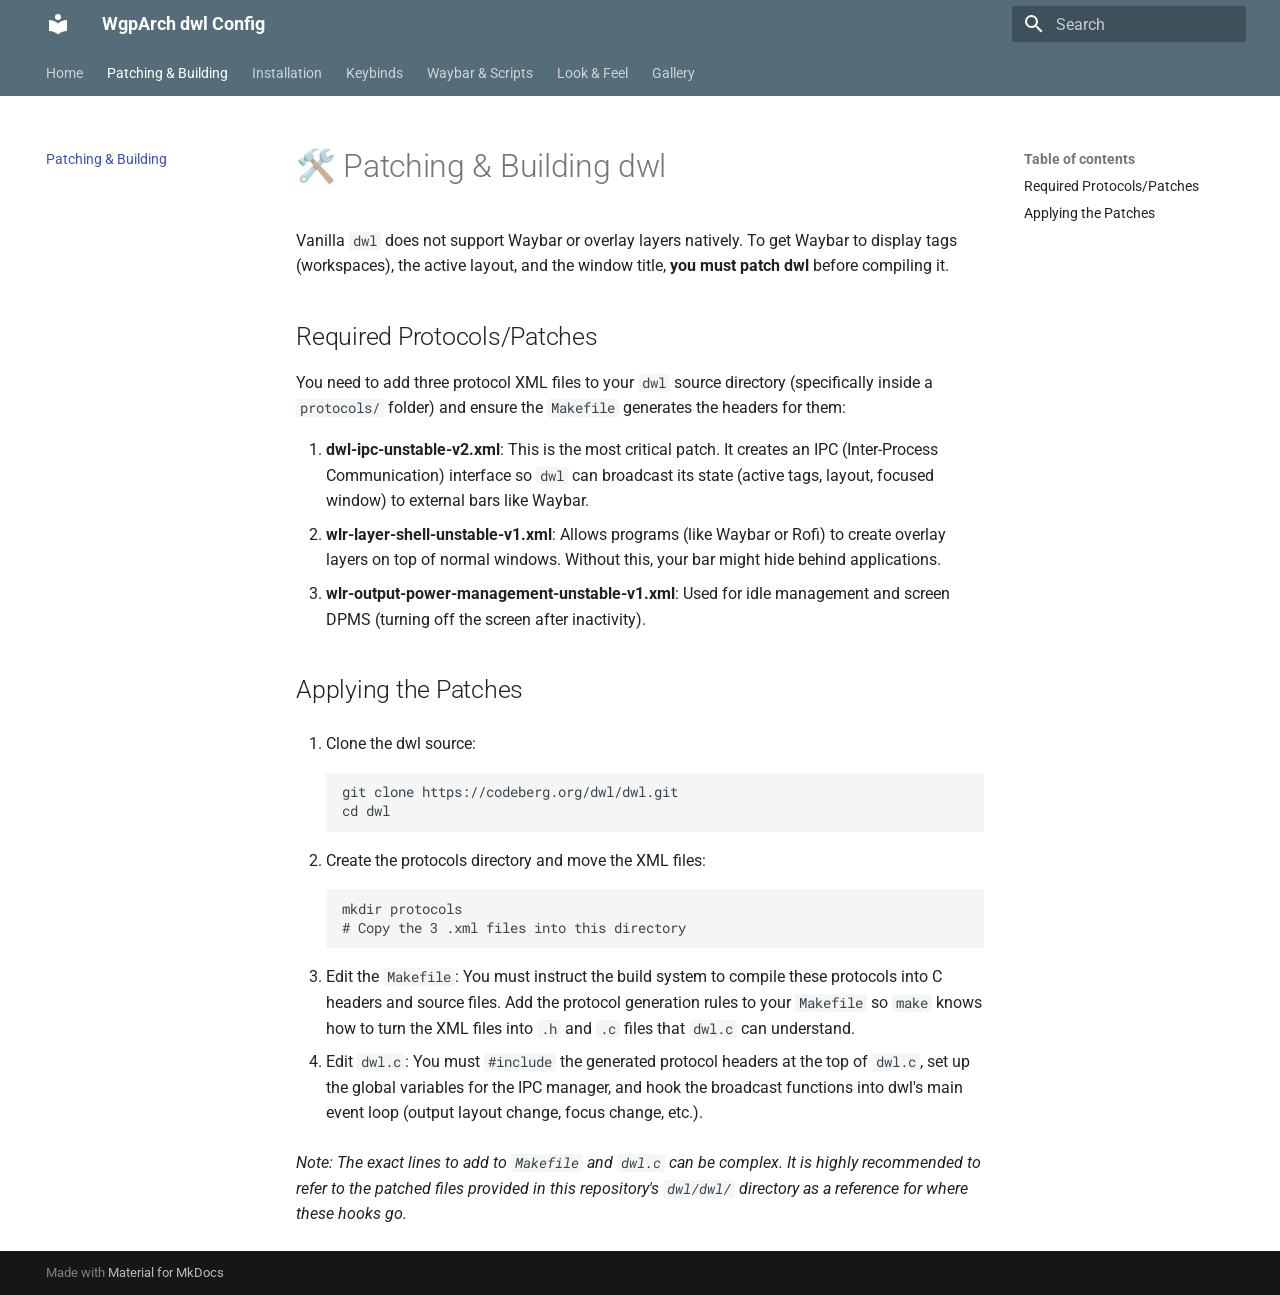
<file: patching/index.html>
<!doctype html>
<html lang="en" class="no-js">
  <head>
    
      <meta charset="utf-8">
      <meta name="viewport" content="width=device-width,initial-scale=1">
      
      
      
        <link rel="canonical" href="https://wgparch.github.io/dwl/patching/">
      
      
        <link rel="prev" href="..">
      
      
        <link rel="next" href="../installation/">
      
      
        
      
      
      <link rel="icon" href="../assets/images/favicon.png">
      <meta name="generator" content="mkdocs-1.6.1, mkdocs-material-9.7.6">
    
    
      
        <title>Patching & Building - WgpArch dwl Config</title>
      
    
    
      <link rel="stylesheet" href="../assets/stylesheets/main.484c7ddc.min.css">
      
        
        <link rel="stylesheet" href="../assets/stylesheets/palette.ab4e12ef.min.css">
      
      


    
    
      
    
    
      
        
        
        <link rel="preconnect" href="https://fonts.gstatic.com" crossorigin>
        <link rel="stylesheet" href="https://fonts.googleapis.com/css?family=Roboto:300,300i,400,400i,700,700i%7CRoboto+Mono:400,400i,700,700i&display=fallback">
        <style>:root{--md-text-font:"Roboto";--md-code-font:"Roboto Mono"}</style>
      
    
    
    <script>__md_scope=new URL("..",location),__md_hash=e=>[...e].reduce(((e,_)=>(e<<5)-e+_.charCodeAt(0)),0),__md_get=(e,_=localStorage,t=__md_scope)=>JSON.parse(_.getItem(t.pathname+"."+e)),__md_set=(e,_,t=localStorage,a=__md_scope)=>{try{t.setItem(a.pathname+"."+e,JSON.stringify(_))}catch(e){}}</script>
    
      

    
    
  </head>
  
  
    
    
    
    
    
    <body dir="ltr" data-md-color-scheme="default" data-md-color-primary="blue-grey" data-md-color-accent="light-blue">
  
    
    <input class="md-toggle" data-md-toggle="drawer" type="checkbox" id="__drawer" autocomplete="off">
    <input class="md-toggle" data-md-toggle="search" type="checkbox" id="__search" autocomplete="off">
    <label class="md-overlay" for="__drawer"></label>
    <div data-md-component="skip">
      
        
        <a href="#patching-building-dwl" class="md-skip">
          Skip to content
        </a>
      
    </div>
    <div data-md-component="announce">
      
    </div>
    
    
      

<header class="md-header" data-md-component="header">
  <nav class="md-header__inner md-grid" aria-label="Header">
    <a href=".." title="WgpArch dwl Config" class="md-header__button md-logo" aria-label="WgpArch dwl Config" data-md-component="logo">
      
  
  <svg xmlns="http://www.w3.org/2000/svg" viewBox="0 0 24 24"><path d="M12 8a3 3 0 0 0 3-3 3 3 0 0 0-3-3 3 3 0 0 0-3 3 3 3 0 0 0 3 3m0 3.54C9.64 9.35 6.5 8 3 8v11c3.5 0 6.64 1.35 9 3.54 2.36-2.19 5.5-3.54 9-3.54V8c-3.5 0-6.64 1.35-9 3.54"/></svg>

    </a>
    <label class="md-header__button md-icon" for="__drawer">
      
      <svg xmlns="http://www.w3.org/2000/svg" viewBox="0 0 24 24"><path d="M3 6h18v2H3zm0 5h18v2H3zm0 5h18v2H3z"/></svg>
    </label>
    <div class="md-header__title" data-md-component="header-title">
      <div class="md-header__ellipsis">
        <div class="md-header__topic">
          <span class="md-ellipsis">
            WgpArch dwl Config
          </span>
        </div>
        <div class="md-header__topic" data-md-component="header-topic">
          <span class="md-ellipsis">
            
              Patching & Building
            
          </span>
        </div>
      </div>
    </div>
    
      
    
    
    
    
      
      
        <label class="md-header__button md-icon" for="__search">
          
          <svg xmlns="http://www.w3.org/2000/svg" viewBox="0 0 24 24"><path d="M9.5 3A6.5 6.5 0 0 1 16 9.5c0 1.61-.59 3.09-1.56 4.23l.27.27h.79l5 5-1.5 1.5-5-5v-.79l-.27-.27A6.52 6.52 0 0 1 9.5 16 6.5 6.5 0 0 1 3 9.5 6.5 6.5 0 0 1 9.5 3m0 2C7 5 5 7 5 9.5S7 14 9.5 14 14 12 14 9.5 12 5 9.5 5"/></svg>
        </label>
        <div class="md-search" data-md-component="search" role="dialog">
  <label class="md-search__overlay" for="__search"></label>
  <div class="md-search__inner" role="search">
    <form class="md-search__form" name="search">
      <input type="text" class="md-search__input" name="query" aria-label="Search" placeholder="Search" autocapitalize="off" autocorrect="off" autocomplete="off" spellcheck="false" data-md-component="search-query" required>
      <label class="md-search__icon md-icon" for="__search">
        
        <svg xmlns="http://www.w3.org/2000/svg" viewBox="0 0 24 24"><path d="M9.5 3A6.5 6.5 0 0 1 16 9.5c0 1.61-.59 3.09-1.56 4.23l.27.27h.79l5 5-1.5 1.5-5-5v-.79l-.27-.27A6.52 6.52 0 0 1 9.5 16 6.5 6.5 0 0 1 3 9.5 6.5 6.5 0 0 1 9.5 3m0 2C7 5 5 7 5 9.5S7 14 9.5 14 14 12 14 9.5 12 5 9.5 5"/></svg>
        
        <svg xmlns="http://www.w3.org/2000/svg" viewBox="0 0 24 24"><path d="M20 11v2H8l5.5 5.5-1.42 1.42L4.16 12l7.92-7.92L13.5 5.5 8 11z"/></svg>
      </label>
      <nav class="md-search__options" aria-label="Search">
        
        <button type="reset" class="md-search__icon md-icon" title="Clear" aria-label="Clear" tabindex="-1">
          
          <svg xmlns="http://www.w3.org/2000/svg" viewBox="0 0 24 24"><path d="M19 6.41 17.59 5 12 10.59 6.41 5 5 6.41 10.59 12 5 17.59 6.41 19 12 13.41 17.59 19 19 17.59 13.41 12z"/></svg>
        </button>
      </nav>
      
    </form>
    <div class="md-search__output">
      <div class="md-search__scrollwrap" tabindex="0" data-md-scrollfix>
        <div class="md-search-result" data-md-component="search-result">
          <div class="md-search-result__meta">
            Initializing search
          </div>
          <ol class="md-search-result__list" role="presentation"></ol>
        </div>
      </div>
    </div>
  </div>
</div>
      
    
    
  </nav>
  
</header>
    
    <div class="md-container" data-md-component="container">
      
      
        
          
            
<nav class="md-tabs" aria-label="Tabs" data-md-component="tabs">
  <div class="md-grid">
    <ul class="md-tabs__list">
      
        
  
  
  
  
    <li class="md-tabs__item">
      <a href=".." class="md-tabs__link">
        
  
  
    
  
  Home

      </a>
    </li>
  

      
        
  
  
  
    
  
  
    <li class="md-tabs__item md-tabs__item--active">
      <a href="./" class="md-tabs__link">
        
  
  
    
  
  Patching & Building

      </a>
    </li>
  

      
        
  
  
  
  
    <li class="md-tabs__item">
      <a href="../installation/" class="md-tabs__link">
        
  
  
    
  
  Installation

      </a>
    </li>
  

      
        
  
  
  
  
    <li class="md-tabs__item">
      <a href="../keybinds/" class="md-tabs__link">
        
  
  
    
  
  Keybinds

      </a>
    </li>
  

      
        
  
  
  
  
    <li class="md-tabs__item">
      <a href="../waybar/" class="md-tabs__link">
        
  
  
    
  
  Waybar & Scripts

      </a>
    </li>
  

      
        
  
  
  
  
    <li class="md-tabs__item">
      <a href="../theming/" class="md-tabs__link">
        
  
  
    
  
  Look & Feel

      </a>
    </li>
  

      
        
  
  
  
  
    <li class="md-tabs__item">
      <a href="../gallery/" class="md-tabs__link">
        
  
  
    
  
  Gallery

      </a>
    </li>
  

      
    </ul>
  </div>
</nav>
          
        
      
      <main class="md-main" data-md-component="main">
        <div class="md-main__inner md-grid">
          
            
              
              <div class="md-sidebar md-sidebar--primary" data-md-component="sidebar" data-md-type="navigation" >
                <div class="md-sidebar__scrollwrap">
                  <div class="md-sidebar__inner">
                    


  


<nav class="md-nav md-nav--primary md-nav--lifted" aria-label="Navigation" data-md-level="0">
  <label class="md-nav__title" for="__drawer">
    <a href=".." title="WgpArch dwl Config" class="md-nav__button md-logo" aria-label="WgpArch dwl Config" data-md-component="logo">
      
  
  <svg xmlns="http://www.w3.org/2000/svg" viewBox="0 0 24 24"><path d="M12 8a3 3 0 0 0 3-3 3 3 0 0 0-3-3 3 3 0 0 0-3 3 3 3 0 0 0 3 3m0 3.54C9.64 9.35 6.5 8 3 8v11c3.5 0 6.64 1.35 9 3.54 2.36-2.19 5.5-3.54 9-3.54V8c-3.5 0-6.64 1.35-9 3.54"/></svg>

    </a>
    WgpArch dwl Config
  </label>
  
  <ul class="md-nav__list" data-md-scrollfix>
    
      
      
  
  
  
  
    <li class="md-nav__item">
      <a href=".." class="md-nav__link">
        
  
  
  <span class="md-ellipsis">
    
  
    Home
  

    
  </span>
  
  

      </a>
    </li>
  

    
      
      
  
  
    
  
  
  
    <li class="md-nav__item md-nav__item--active">
      
      <input class="md-nav__toggle md-toggle" type="checkbox" id="__toc">
      
      
        
      
      
        <label class="md-nav__link md-nav__link--active" for="__toc">
          
  
  
  <span class="md-ellipsis">
    
  
    Patching & Building
  

    
  </span>
  
  

          <span class="md-nav__icon md-icon"></span>
        </label>
      
      <a href="./" class="md-nav__link md-nav__link--active">
        
  
  
  <span class="md-ellipsis">
    
  
    Patching & Building
  

    
  </span>
  
  

      </a>
      
        

<nav class="md-nav md-nav--secondary" aria-label="Table of contents">
  
  
  
    
  
  
    <label class="md-nav__title" for="__toc">
      <span class="md-nav__icon md-icon"></span>
      Table of contents
    </label>
    <ul class="md-nav__list" data-md-component="toc" data-md-scrollfix>
      
        <li class="md-nav__item">
  <a href="#required-protocolspatches" class="md-nav__link">
    <span class="md-ellipsis">
      
        Required Protocols/Patches
      
    </span>
  </a>
  
</li>
      
        <li class="md-nav__item">
  <a href="#applying-the-patches" class="md-nav__link">
    <span class="md-ellipsis">
      
        Applying the Patches
      
    </span>
  </a>
  
</li>
      
    </ul>
  
</nav>
      
    </li>
  

    
      
      
  
  
  
  
    <li class="md-nav__item">
      <a href="../installation/" class="md-nav__link">
        
  
  
  <span class="md-ellipsis">
    
  
    Installation
  

    
  </span>
  
  

      </a>
    </li>
  

    
      
      
  
  
  
  
    <li class="md-nav__item">
      <a href="../keybinds/" class="md-nav__link">
        
  
  
  <span class="md-ellipsis">
    
  
    Keybinds
  

    
  </span>
  
  

      </a>
    </li>
  

    
      
      
  
  
  
  
    <li class="md-nav__item">
      <a href="../waybar/" class="md-nav__link">
        
  
  
  <span class="md-ellipsis">
    
  
    Waybar & Scripts
  

    
  </span>
  
  

      </a>
    </li>
  

    
      
      
  
  
  
  
    <li class="md-nav__item">
      <a href="../theming/" class="md-nav__link">
        
  
  
  <span class="md-ellipsis">
    
  
    Look & Feel
  

    
  </span>
  
  

      </a>
    </li>
  

    
      
      
  
  
  
  
    <li class="md-nav__item">
      <a href="../gallery/" class="md-nav__link">
        
  
  
  <span class="md-ellipsis">
    
  
    Gallery
  

    
  </span>
  
  

      </a>
    </li>
  

    
  </ul>
</nav>
                  </div>
                </div>
              </div>
            
            
              
              <div class="md-sidebar md-sidebar--secondary" data-md-component="sidebar" data-md-type="toc" >
                <div class="md-sidebar__scrollwrap">
                  <div class="md-sidebar__inner">
                    

<nav class="md-nav md-nav--secondary" aria-label="Table of contents">
  
  
  
    
  
  
    <label class="md-nav__title" for="__toc">
      <span class="md-nav__icon md-icon"></span>
      Table of contents
    </label>
    <ul class="md-nav__list" data-md-component="toc" data-md-scrollfix>
      
        <li class="md-nav__item">
  <a href="#required-protocolspatches" class="md-nav__link">
    <span class="md-ellipsis">
      
        Required Protocols/Patches
      
    </span>
  </a>
  
</li>
      
        <li class="md-nav__item">
  <a href="#applying-the-patches" class="md-nav__link">
    <span class="md-ellipsis">
      
        Applying the Patches
      
    </span>
  </a>
  
</li>
      
    </ul>
  
</nav>
                  </div>
                </div>
              </div>
            
          
          
            <div class="md-content" data-md-component="content">
              
              <article class="md-content__inner md-typeset">
                
                  



<h1 id="patching-building-dwl">🛠️ Patching &amp; Building dwl</h1>
<p>Vanilla <code>dwl</code> does not support Waybar or overlay layers natively. To get Waybar to display tags (workspaces), the active layout, and the window title, <strong>you must patch dwl</strong> before compiling it.</p>
<h2 id="required-protocolspatches">Required Protocols/Patches</h2>
<p>You need to add three protocol XML files to your <code>dwl</code> source directory (specifically inside a <code>protocols/</code> folder) and ensure the <code>Makefile</code> generates the headers for them:</p>
<ol>
<li><strong>dwl-ipc-unstable-v2.xml</strong>: This is the most critical patch. It creates an IPC (Inter-Process Communication) interface so <code>dwl</code> can broadcast its state (active tags, layout, focused window) to external bars like Waybar.</li>
<li><strong>wlr-layer-shell-unstable-v1.xml</strong>: Allows programs (like Waybar or Rofi) to create overlay layers on top of normal windows. Without this, your bar might hide behind applications.</li>
<li><strong>wlr-output-power-management-unstable-v1.xml</strong>: Used for idle management and screen DPMS (turning off the screen after inactivity).</li>
</ol>
<h2 id="applying-the-patches">Applying the Patches</h2>
<ol>
<li>
<p>Clone the dwl source:</p>
<pre><code>git clone https://codeberg.org/dwl/dwl.git
cd dwl
</code></pre>
</li>
<li>
<p>Create the protocols directory and move the XML files:</p>
<pre><code>mkdir protocols
# Copy the 3 .xml files into this directory
</code></pre>
</li>
<li>
<p>Edit the <code>Makefile</code>:
   You must instruct the build system to compile these protocols into C headers and source files. Add the protocol generation rules to your <code>Makefile</code> so <code>make</code> knows how to turn the XML files into <code>.h</code> and <code>.c</code> files that <code>dwl.c</code> can understand.</p>
</li>
<li>
<p>Edit <code>dwl.c</code>:
   You must <code>#include</code> the generated protocol headers at the top of <code>dwl.c</code>, set up the global variables for the IPC manager, and hook the broadcast functions into dwl's main event loop (output layout change, focus change, etc.).</p>
</li>
</ol>
<p><em>Note: The exact lines to add to <code>Makefile</code> and <code>dwl.c</code> can be complex. It is highly recommended to refer to the patched files provided in this repository's <code>dwl/dwl/</code> directory as a reference for where these hooks go.</em></p>












                
              </article>
            </div>
          
          
<script>var target=document.getElementById(location.hash.slice(1));target&&target.name&&(target.checked=target.name.startsWith("__tabbed_"))</script>
        </div>
        
      </main>
      
        <footer class="md-footer">
  
  <div class="md-footer-meta md-typeset">
    <div class="md-footer-meta__inner md-grid">
      <div class="md-copyright">
  
  
    Made with
    <a href="https://squidfunk.github.io/mkdocs-material/" target="_blank" rel="noopener">
      Material for MkDocs
    </a>
  
</div>
      
    </div>
  </div>
</footer>
      
    </div>
    <div class="md-dialog" data-md-component="dialog">
      <div class="md-dialog__inner md-typeset"></div>
    </div>
    
    
    
      
      
      <script id="__config" type="application/json">{"annotate": null, "base": "..", "features": ["navigation.tabs", "navigation.expand"], "search": "../assets/javascripts/workers/search.2c215733.min.js", "tags": null, "translations": {"clipboard.copied": "Copied to clipboard", "clipboard.copy": "Copy to clipboard", "search.result.more.one": "1 more on this page", "search.result.more.other": "# more on this page", "search.result.none": "No matching documents", "search.result.one": "1 matching document", "search.result.other": "# matching documents", "search.result.placeholder": "Type to start searching", "search.result.term.missing": "Missing", "select.version": "Select version"}, "version": null}</script>
    
    
      <script src="../assets/javascripts/bundle.79ae519e.min.js"></script>
      
    
  </body>
</html>
</file>
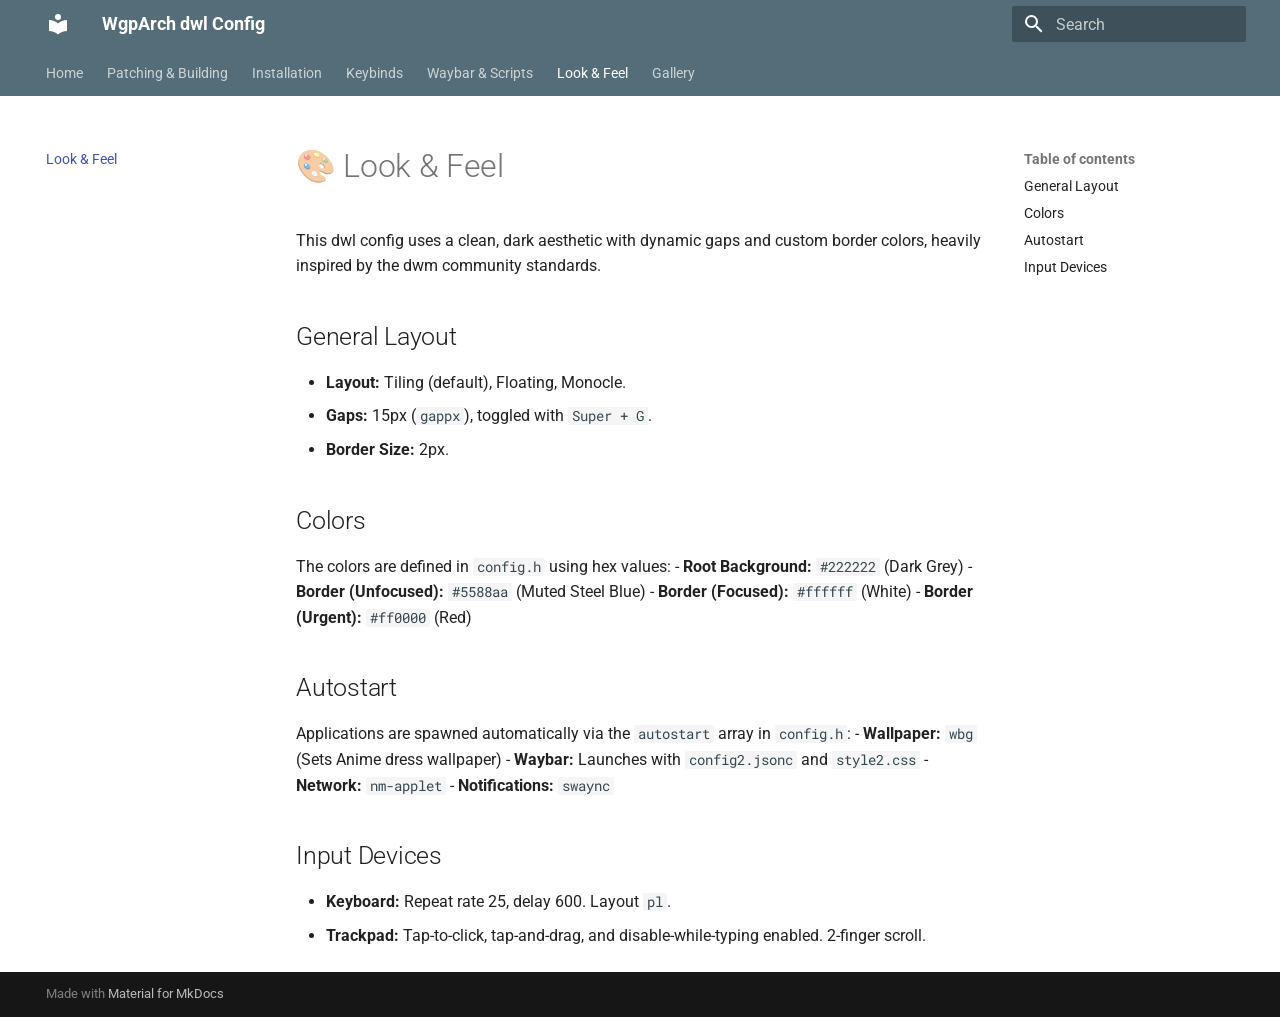
<file: theming/index.html>
<!doctype html>
<html lang="en" class="no-js">
  <head>
    
      <meta charset="utf-8">
      <meta name="viewport" content="width=device-width,initial-scale=1">
      
      
      
        <link rel="canonical" href="https://wgparch.github.io/dwl/theming/">
      
      
        <link rel="prev" href="../waybar/">
      
      
        <link rel="next" href="../gallery/">
      
      
        
      
      
      <link rel="icon" href="../assets/images/favicon.png">
      <meta name="generator" content="mkdocs-1.6.1, mkdocs-material-9.7.6">
    
    
      
        <title>Look & Feel - WgpArch dwl Config</title>
      
    
    
      <link rel="stylesheet" href="../assets/stylesheets/main.484c7ddc.min.css">
      
        
        <link rel="stylesheet" href="../assets/stylesheets/palette.ab4e12ef.min.css">
      
      


    
    
      
    
    
      
        
        
        <link rel="preconnect" href="https://fonts.gstatic.com" crossorigin>
        <link rel="stylesheet" href="https://fonts.googleapis.com/css?family=Roboto:300,300i,400,400i,700,700i%7CRoboto+Mono:400,400i,700,700i&display=fallback">
        <style>:root{--md-text-font:"Roboto";--md-code-font:"Roboto Mono"}</style>
      
    
    
    <script>__md_scope=new URL("..",location),__md_hash=e=>[...e].reduce(((e,_)=>(e<<5)-e+_.charCodeAt(0)),0),__md_get=(e,_=localStorage,t=__md_scope)=>JSON.parse(_.getItem(t.pathname+"."+e)),__md_set=(e,_,t=localStorage,a=__md_scope)=>{try{t.setItem(a.pathname+"."+e,JSON.stringify(_))}catch(e){}}</script>
    
      

    
    
  </head>
  
  
    
    
    
    
    
    <body dir="ltr" data-md-color-scheme="default" data-md-color-primary="blue-grey" data-md-color-accent="light-blue">
  
    
    <input class="md-toggle" data-md-toggle="drawer" type="checkbox" id="__drawer" autocomplete="off">
    <input class="md-toggle" data-md-toggle="search" type="checkbox" id="__search" autocomplete="off">
    <label class="md-overlay" for="__drawer"></label>
    <div data-md-component="skip">
      
        
        <a href="#look-feel" class="md-skip">
          Skip to content
        </a>
      
    </div>
    <div data-md-component="announce">
      
    </div>
    
    
      

<header class="md-header" data-md-component="header">
  <nav class="md-header__inner md-grid" aria-label="Header">
    <a href=".." title="WgpArch dwl Config" class="md-header__button md-logo" aria-label="WgpArch dwl Config" data-md-component="logo">
      
  
  <svg xmlns="http://www.w3.org/2000/svg" viewBox="0 0 24 24"><path d="M12 8a3 3 0 0 0 3-3 3 3 0 0 0-3-3 3 3 0 0 0-3 3 3 3 0 0 0 3 3m0 3.54C9.64 9.35 6.5 8 3 8v11c3.5 0 6.64 1.35 9 3.54 2.36-2.19 5.5-3.54 9-3.54V8c-3.5 0-6.64 1.35-9 3.54"/></svg>

    </a>
    <label class="md-header__button md-icon" for="__drawer">
      
      <svg xmlns="http://www.w3.org/2000/svg" viewBox="0 0 24 24"><path d="M3 6h18v2H3zm0 5h18v2H3zm0 5h18v2H3z"/></svg>
    </label>
    <div class="md-header__title" data-md-component="header-title">
      <div class="md-header__ellipsis">
        <div class="md-header__topic">
          <span class="md-ellipsis">
            WgpArch dwl Config
          </span>
        </div>
        <div class="md-header__topic" data-md-component="header-topic">
          <span class="md-ellipsis">
            
              Look & Feel
            
          </span>
        </div>
      </div>
    </div>
    
      
    
    
    
    
      
      
        <label class="md-header__button md-icon" for="__search">
          
          <svg xmlns="http://www.w3.org/2000/svg" viewBox="0 0 24 24"><path d="M9.5 3A6.5 6.5 0 0 1 16 9.5c0 1.61-.59 3.09-1.56 4.23l.27.27h.79l5 5-1.5 1.5-5-5v-.79l-.27-.27A6.52 6.52 0 0 1 9.5 16 6.5 6.5 0 0 1 3 9.5 6.5 6.5 0 0 1 9.5 3m0 2C7 5 5 7 5 9.5S7 14 9.5 14 14 12 14 9.5 12 5 9.5 5"/></svg>
        </label>
        <div class="md-search" data-md-component="search" role="dialog">
  <label class="md-search__overlay" for="__search"></label>
  <div class="md-search__inner" role="search">
    <form class="md-search__form" name="search">
      <input type="text" class="md-search__input" name="query" aria-label="Search" placeholder="Search" autocapitalize="off" autocorrect="off" autocomplete="off" spellcheck="false" data-md-component="search-query" required>
      <label class="md-search__icon md-icon" for="__search">
        
        <svg xmlns="http://www.w3.org/2000/svg" viewBox="0 0 24 24"><path d="M9.5 3A6.5 6.5 0 0 1 16 9.5c0 1.61-.59 3.09-1.56 4.23l.27.27h.79l5 5-1.5 1.5-5-5v-.79l-.27-.27A6.52 6.52 0 0 1 9.5 16 6.5 6.5 0 0 1 3 9.5 6.5 6.5 0 0 1 9.5 3m0 2C7 5 5 7 5 9.5S7 14 9.5 14 14 12 14 9.5 12 5 9.5 5"/></svg>
        
        <svg xmlns="http://www.w3.org/2000/svg" viewBox="0 0 24 24"><path d="M20 11v2H8l5.5 5.5-1.42 1.42L4.16 12l7.92-7.92L13.5 5.5 8 11z"/></svg>
      </label>
      <nav class="md-search__options" aria-label="Search">
        
        <button type="reset" class="md-search__icon md-icon" title="Clear" aria-label="Clear" tabindex="-1">
          
          <svg xmlns="http://www.w3.org/2000/svg" viewBox="0 0 24 24"><path d="M19 6.41 17.59 5 12 10.59 6.41 5 5 6.41 10.59 12 5 17.59 6.41 19 12 13.41 17.59 19 19 17.59 13.41 12z"/></svg>
        </button>
      </nav>
      
    </form>
    <div class="md-search__output">
      <div class="md-search__scrollwrap" tabindex="0" data-md-scrollfix>
        <div class="md-search-result" data-md-component="search-result">
          <div class="md-search-result__meta">
            Initializing search
          </div>
          <ol class="md-search-result__list" role="presentation"></ol>
        </div>
      </div>
    </div>
  </div>
</div>
      
    
    
  </nav>
  
</header>
    
    <div class="md-container" data-md-component="container">
      
      
        
          
            
<nav class="md-tabs" aria-label="Tabs" data-md-component="tabs">
  <div class="md-grid">
    <ul class="md-tabs__list">
      
        
  
  
  
  
    <li class="md-tabs__item">
      <a href=".." class="md-tabs__link">
        
  
  
    
  
  Home

      </a>
    </li>
  

      
        
  
  
  
  
    <li class="md-tabs__item">
      <a href="../patching/" class="md-tabs__link">
        
  
  
    
  
  Patching & Building

      </a>
    </li>
  

      
        
  
  
  
  
    <li class="md-tabs__item">
      <a href="../installation/" class="md-tabs__link">
        
  
  
    
  
  Installation

      </a>
    </li>
  

      
        
  
  
  
  
    <li class="md-tabs__item">
      <a href="../keybinds/" class="md-tabs__link">
        
  
  
    
  
  Keybinds

      </a>
    </li>
  

      
        
  
  
  
  
    <li class="md-tabs__item">
      <a href="../waybar/" class="md-tabs__link">
        
  
  
    
  
  Waybar & Scripts

      </a>
    </li>
  

      
        
  
  
  
    
  
  
    <li class="md-tabs__item md-tabs__item--active">
      <a href="./" class="md-tabs__link">
        
  
  
    
  
  Look & Feel

      </a>
    </li>
  

      
        
  
  
  
  
    <li class="md-tabs__item">
      <a href="../gallery/" class="md-tabs__link">
        
  
  
    
  
  Gallery

      </a>
    </li>
  

      
    </ul>
  </div>
</nav>
          
        
      
      <main class="md-main" data-md-component="main">
        <div class="md-main__inner md-grid">
          
            
              
              <div class="md-sidebar md-sidebar--primary" data-md-component="sidebar" data-md-type="navigation" >
                <div class="md-sidebar__scrollwrap">
                  <div class="md-sidebar__inner">
                    


  


<nav class="md-nav md-nav--primary md-nav--lifted" aria-label="Navigation" data-md-level="0">
  <label class="md-nav__title" for="__drawer">
    <a href=".." title="WgpArch dwl Config" class="md-nav__button md-logo" aria-label="WgpArch dwl Config" data-md-component="logo">
      
  
  <svg xmlns="http://www.w3.org/2000/svg" viewBox="0 0 24 24"><path d="M12 8a3 3 0 0 0 3-3 3 3 0 0 0-3-3 3 3 0 0 0-3 3 3 3 0 0 0 3 3m0 3.54C9.64 9.35 6.5 8 3 8v11c3.5 0 6.64 1.35 9 3.54 2.36-2.19 5.5-3.54 9-3.54V8c-3.5 0-6.64 1.35-9 3.54"/></svg>

    </a>
    WgpArch dwl Config
  </label>
  
  <ul class="md-nav__list" data-md-scrollfix>
    
      
      
  
  
  
  
    <li class="md-nav__item">
      <a href=".." class="md-nav__link">
        
  
  
  <span class="md-ellipsis">
    
  
    Home
  

    
  </span>
  
  

      </a>
    </li>
  

    
      
      
  
  
  
  
    <li class="md-nav__item">
      <a href="../patching/" class="md-nav__link">
        
  
  
  <span class="md-ellipsis">
    
  
    Patching & Building
  

    
  </span>
  
  

      </a>
    </li>
  

    
      
      
  
  
  
  
    <li class="md-nav__item">
      <a href="../installation/" class="md-nav__link">
        
  
  
  <span class="md-ellipsis">
    
  
    Installation
  

    
  </span>
  
  

      </a>
    </li>
  

    
      
      
  
  
  
  
    <li class="md-nav__item">
      <a href="../keybinds/" class="md-nav__link">
        
  
  
  <span class="md-ellipsis">
    
  
    Keybinds
  

    
  </span>
  
  

      </a>
    </li>
  

    
      
      
  
  
  
  
    <li class="md-nav__item">
      <a href="../waybar/" class="md-nav__link">
        
  
  
  <span class="md-ellipsis">
    
  
    Waybar & Scripts
  

    
  </span>
  
  

      </a>
    </li>
  

    
      
      
  
  
    
  
  
  
    <li class="md-nav__item md-nav__item--active">
      
      <input class="md-nav__toggle md-toggle" type="checkbox" id="__toc">
      
      
        
      
      
        <label class="md-nav__link md-nav__link--active" for="__toc">
          
  
  
  <span class="md-ellipsis">
    
  
    Look & Feel
  

    
  </span>
  
  

          <span class="md-nav__icon md-icon"></span>
        </label>
      
      <a href="./" class="md-nav__link md-nav__link--active">
        
  
  
  <span class="md-ellipsis">
    
  
    Look & Feel
  

    
  </span>
  
  

      </a>
      
        

<nav class="md-nav md-nav--secondary" aria-label="Table of contents">
  
  
  
    
  
  
    <label class="md-nav__title" for="__toc">
      <span class="md-nav__icon md-icon"></span>
      Table of contents
    </label>
    <ul class="md-nav__list" data-md-component="toc" data-md-scrollfix>
      
        <li class="md-nav__item">
  <a href="#general-layout" class="md-nav__link">
    <span class="md-ellipsis">
      
        General Layout
      
    </span>
  </a>
  
</li>
      
        <li class="md-nav__item">
  <a href="#colors" class="md-nav__link">
    <span class="md-ellipsis">
      
        Colors
      
    </span>
  </a>
  
</li>
      
        <li class="md-nav__item">
  <a href="#autostart" class="md-nav__link">
    <span class="md-ellipsis">
      
        Autostart
      
    </span>
  </a>
  
</li>
      
        <li class="md-nav__item">
  <a href="#input-devices" class="md-nav__link">
    <span class="md-ellipsis">
      
        Input Devices
      
    </span>
  </a>
  
</li>
      
    </ul>
  
</nav>
      
    </li>
  

    
      
      
  
  
  
  
    <li class="md-nav__item">
      <a href="../gallery/" class="md-nav__link">
        
  
  
  <span class="md-ellipsis">
    
  
    Gallery
  

    
  </span>
  
  

      </a>
    </li>
  

    
  </ul>
</nav>
                  </div>
                </div>
              </div>
            
            
              
              <div class="md-sidebar md-sidebar--secondary" data-md-component="sidebar" data-md-type="toc" >
                <div class="md-sidebar__scrollwrap">
                  <div class="md-sidebar__inner">
                    

<nav class="md-nav md-nav--secondary" aria-label="Table of contents">
  
  
  
    
  
  
    <label class="md-nav__title" for="__toc">
      <span class="md-nav__icon md-icon"></span>
      Table of contents
    </label>
    <ul class="md-nav__list" data-md-component="toc" data-md-scrollfix>
      
        <li class="md-nav__item">
  <a href="#general-layout" class="md-nav__link">
    <span class="md-ellipsis">
      
        General Layout
      
    </span>
  </a>
  
</li>
      
        <li class="md-nav__item">
  <a href="#colors" class="md-nav__link">
    <span class="md-ellipsis">
      
        Colors
      
    </span>
  </a>
  
</li>
      
        <li class="md-nav__item">
  <a href="#autostart" class="md-nav__link">
    <span class="md-ellipsis">
      
        Autostart
      
    </span>
  </a>
  
</li>
      
        <li class="md-nav__item">
  <a href="#input-devices" class="md-nav__link">
    <span class="md-ellipsis">
      
        Input Devices
      
    </span>
  </a>
  
</li>
      
    </ul>
  
</nav>
                  </div>
                </div>
              </div>
            
          
          
            <div class="md-content" data-md-component="content">
              
              <article class="md-content__inner md-typeset">
                
                  



<h1 id="look-feel">🎨 Look &amp; Feel</h1>
<p>This dwl config uses a clean, dark aesthetic with dynamic gaps and custom border colors, heavily inspired by the dwm community standards.</p>
<h2 id="general-layout">General Layout</h2>
<ul>
<li><strong>Layout:</strong> Tiling (default), Floating, Monocle.</li>
<li><strong>Gaps:</strong> 15px (<code>gappx</code>), toggled with <code>Super + G</code>.</li>
<li><strong>Border Size:</strong> 2px.</li>
</ul>
<h2 id="colors">Colors</h2>
<p>The colors are defined in <code>config.h</code> using hex values:
- <strong>Root Background:</strong> <code>#222222</code> (Dark Grey)
- <strong>Border (Unfocused):</strong> <code>#5588aa</code> (Muted Steel Blue)
- <strong>Border (Focused):</strong> <code>#ffffff</code> (White)
- <strong>Border (Urgent):</strong> <code>#ff0000</code> (Red)</p>
<h2 id="autostart">Autostart</h2>
<p>Applications are spawned automatically via the <code>autostart</code> array in <code>config.h</code>:
- <strong>Wallpaper:</strong> <code>wbg</code> (Sets Anime dress wallpaper)
- <strong>Waybar:</strong> Launches with <code>config2.jsonc</code> and <code>style2.css</code>
- <strong>Network:</strong> <code>nm-applet</code>
- <strong>Notifications:</strong> <code>swaync</code></p>
<h2 id="input-devices">Input Devices</h2>
<ul>
<li><strong>Keyboard:</strong> Repeat rate 25, delay 600. Layout <code>pl</code>.</li>
<li><strong>Trackpad:</strong> Tap-to-click, tap-and-drag, and disable-while-typing enabled. 2-finger scroll.</li>
</ul>












                
              </article>
            </div>
          
          
<script>var target=document.getElementById(location.hash.slice(1));target&&target.name&&(target.checked=target.name.startsWith("__tabbed_"))</script>
        </div>
        
      </main>
      
        <footer class="md-footer">
  
  <div class="md-footer-meta md-typeset">
    <div class="md-footer-meta__inner md-grid">
      <div class="md-copyright">
  
  
    Made with
    <a href="https://squidfunk.github.io/mkdocs-material/" target="_blank" rel="noopener">
      Material for MkDocs
    </a>
  
</div>
      
    </div>
  </div>
</footer>
      
    </div>
    <div class="md-dialog" data-md-component="dialog">
      <div class="md-dialog__inner md-typeset"></div>
    </div>
    
    
    
      
      
      <script id="__config" type="application/json">{"annotate": null, "base": "..", "features": ["navigation.tabs", "navigation.expand"], "search": "../assets/javascripts/workers/search.2c215733.min.js", "tags": null, "translations": {"clipboard.copied": "Copied to clipboard", "clipboard.copy": "Copy to clipboard", "search.result.more.one": "1 more on this page", "search.result.more.other": "# more on this page", "search.result.none": "No matching documents", "search.result.one": "1 matching document", "search.result.other": "# matching documents", "search.result.placeholder": "Type to start searching", "search.result.term.missing": "Missing", "select.version": "Select version"}, "version": null}</script>
    
    
      <script src="../assets/javascripts/bundle.79ae519e.min.js"></script>
      
    
  </body>
</html>
</file>
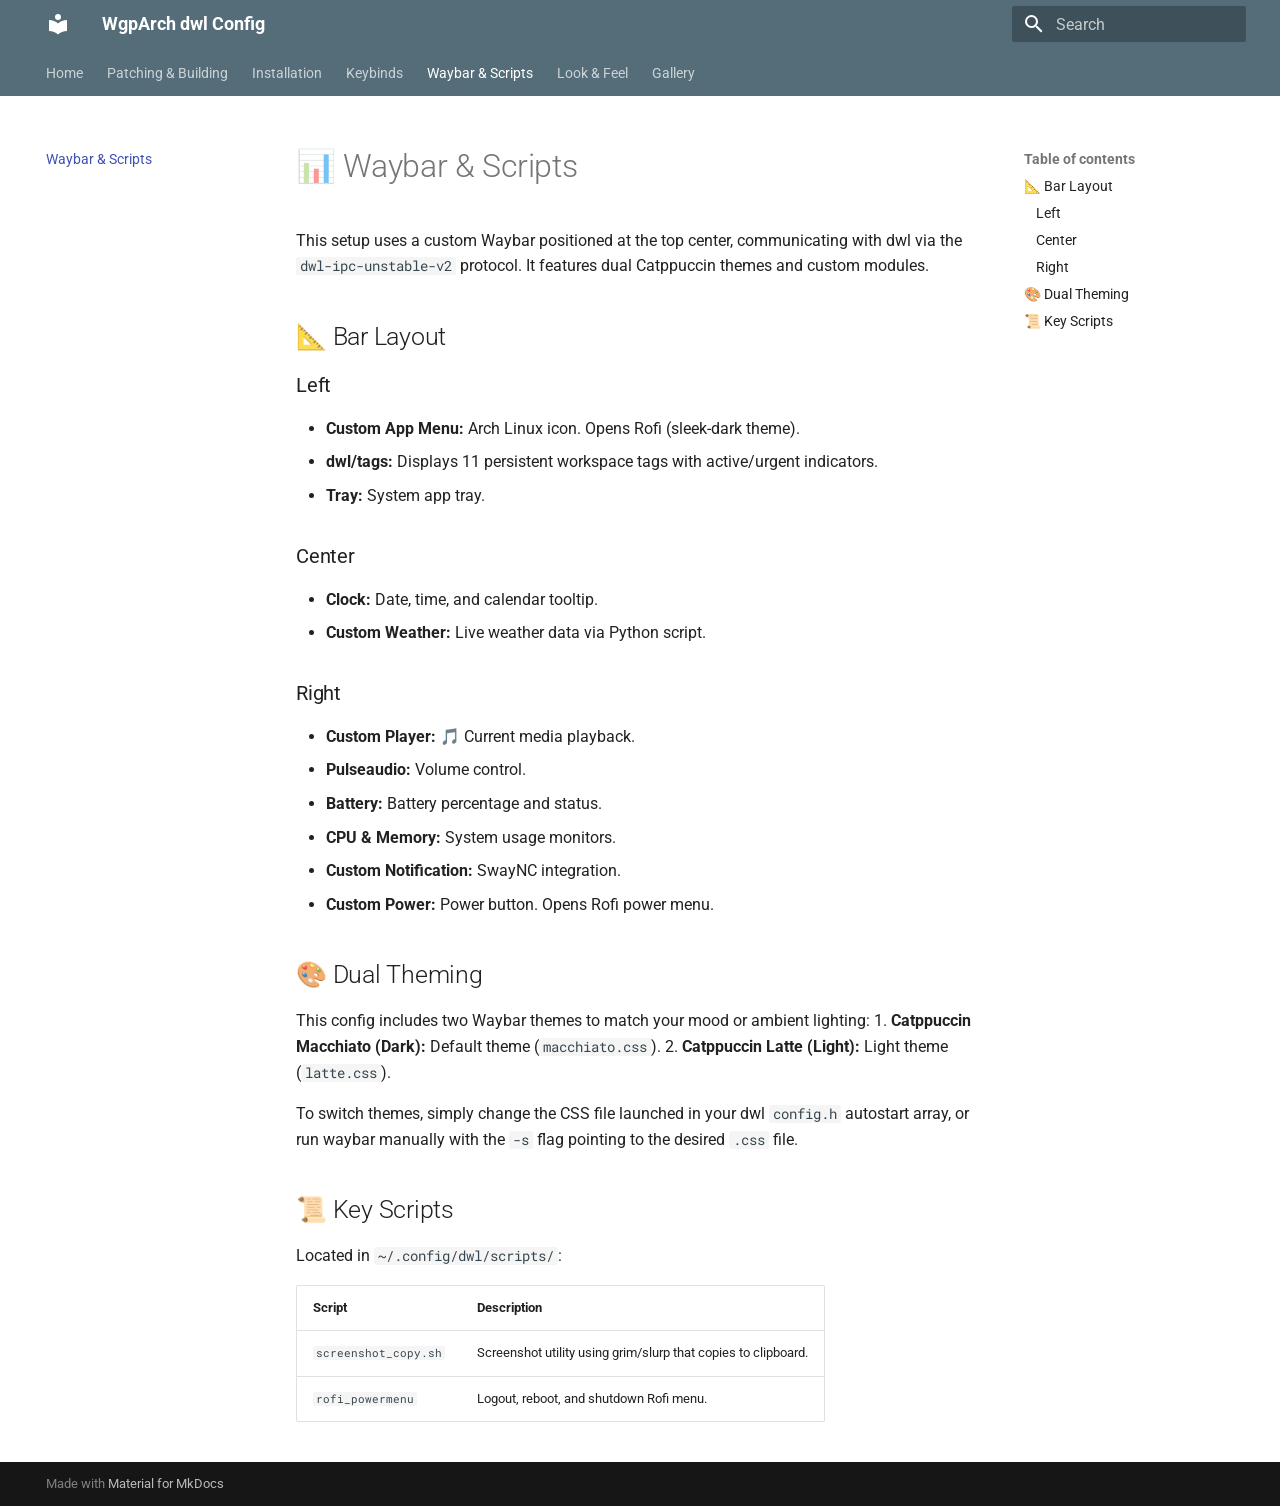
<file: waybar/index.html>
<!doctype html>
<html lang="en" class="no-js">
  <head>
    
      <meta charset="utf-8">
      <meta name="viewport" content="width=device-width,initial-scale=1">
      
      
      
        <link rel="canonical" href="https://wgparch.github.io/dwl/waybar/">
      
      
        <link rel="prev" href="../keybinds/">
      
      
        <link rel="next" href="../theming/">
      
      
        
      
      
      <link rel="icon" href="../assets/images/favicon.png">
      <meta name="generator" content="mkdocs-1.6.1, mkdocs-material-9.7.6">
    
    
      
        <title>Waybar & Scripts - WgpArch dwl Config</title>
      
    
    
      <link rel="stylesheet" href="../assets/stylesheets/main.484c7ddc.min.css">
      
        
        <link rel="stylesheet" href="../assets/stylesheets/palette.ab4e12ef.min.css">
      
      


    
    
      
    
    
      
        
        
        <link rel="preconnect" href="https://fonts.gstatic.com" crossorigin>
        <link rel="stylesheet" href="https://fonts.googleapis.com/css?family=Roboto:300,300i,400,400i,700,700i%7CRoboto+Mono:400,400i,700,700i&display=fallback">
        <style>:root{--md-text-font:"Roboto";--md-code-font:"Roboto Mono"}</style>
      
    
    
    <script>__md_scope=new URL("..",location),__md_hash=e=>[...e].reduce(((e,_)=>(e<<5)-e+_.charCodeAt(0)),0),__md_get=(e,_=localStorage,t=__md_scope)=>JSON.parse(_.getItem(t.pathname+"."+e)),__md_set=(e,_,t=localStorage,a=__md_scope)=>{try{t.setItem(a.pathname+"."+e,JSON.stringify(_))}catch(e){}}</script>
    
      

    
    
  </head>
  
  
    
    
    
    
    
    <body dir="ltr" data-md-color-scheme="default" data-md-color-primary="blue-grey" data-md-color-accent="light-blue">
  
    
    <input class="md-toggle" data-md-toggle="drawer" type="checkbox" id="__drawer" autocomplete="off">
    <input class="md-toggle" data-md-toggle="search" type="checkbox" id="__search" autocomplete="off">
    <label class="md-overlay" for="__drawer"></label>
    <div data-md-component="skip">
      
        
        <a href="#waybar-scripts" class="md-skip">
          Skip to content
        </a>
      
    </div>
    <div data-md-component="announce">
      
    </div>
    
    
      

<header class="md-header" data-md-component="header">
  <nav class="md-header__inner md-grid" aria-label="Header">
    <a href=".." title="WgpArch dwl Config" class="md-header__button md-logo" aria-label="WgpArch dwl Config" data-md-component="logo">
      
  
  <svg xmlns="http://www.w3.org/2000/svg" viewBox="0 0 24 24"><path d="M12 8a3 3 0 0 0 3-3 3 3 0 0 0-3-3 3 3 0 0 0-3 3 3 3 0 0 0 3 3m0 3.54C9.64 9.35 6.5 8 3 8v11c3.5 0 6.64 1.35 9 3.54 2.36-2.19 5.5-3.54 9-3.54V8c-3.5 0-6.64 1.35-9 3.54"/></svg>

    </a>
    <label class="md-header__button md-icon" for="__drawer">
      
      <svg xmlns="http://www.w3.org/2000/svg" viewBox="0 0 24 24"><path d="M3 6h18v2H3zm0 5h18v2H3zm0 5h18v2H3z"/></svg>
    </label>
    <div class="md-header__title" data-md-component="header-title">
      <div class="md-header__ellipsis">
        <div class="md-header__topic">
          <span class="md-ellipsis">
            WgpArch dwl Config
          </span>
        </div>
        <div class="md-header__topic" data-md-component="header-topic">
          <span class="md-ellipsis">
            
              Waybar & Scripts
            
          </span>
        </div>
      </div>
    </div>
    
      
    
    
    
    
      
      
        <label class="md-header__button md-icon" for="__search">
          
          <svg xmlns="http://www.w3.org/2000/svg" viewBox="0 0 24 24"><path d="M9.5 3A6.5 6.5 0 0 1 16 9.5c0 1.61-.59 3.09-1.56 4.23l.27.27h.79l5 5-1.5 1.5-5-5v-.79l-.27-.27A6.52 6.52 0 0 1 9.5 16 6.5 6.5 0 0 1 3 9.5 6.5 6.5 0 0 1 9.5 3m0 2C7 5 5 7 5 9.5S7 14 9.5 14 14 12 14 9.5 12 5 9.5 5"/></svg>
        </label>
        <div class="md-search" data-md-component="search" role="dialog">
  <label class="md-search__overlay" for="__search"></label>
  <div class="md-search__inner" role="search">
    <form class="md-search__form" name="search">
      <input type="text" class="md-search__input" name="query" aria-label="Search" placeholder="Search" autocapitalize="off" autocorrect="off" autocomplete="off" spellcheck="false" data-md-component="search-query" required>
      <label class="md-search__icon md-icon" for="__search">
        
        <svg xmlns="http://www.w3.org/2000/svg" viewBox="0 0 24 24"><path d="M9.5 3A6.5 6.5 0 0 1 16 9.5c0 1.61-.59 3.09-1.56 4.23l.27.27h.79l5 5-1.5 1.5-5-5v-.79l-.27-.27A6.52 6.52 0 0 1 9.5 16 6.5 6.5 0 0 1 3 9.5 6.5 6.5 0 0 1 9.5 3m0 2C7 5 5 7 5 9.5S7 14 9.5 14 14 12 14 9.5 12 5 9.5 5"/></svg>
        
        <svg xmlns="http://www.w3.org/2000/svg" viewBox="0 0 24 24"><path d="M20 11v2H8l5.5 5.5-1.42 1.42L4.16 12l7.92-7.92L13.5 5.5 8 11z"/></svg>
      </label>
      <nav class="md-search__options" aria-label="Search">
        
        <button type="reset" class="md-search__icon md-icon" title="Clear" aria-label="Clear" tabindex="-1">
          
          <svg xmlns="http://www.w3.org/2000/svg" viewBox="0 0 24 24"><path d="M19 6.41 17.59 5 12 10.59 6.41 5 5 6.41 10.59 12 5 17.59 6.41 19 12 13.41 17.59 19 19 17.59 13.41 12z"/></svg>
        </button>
      </nav>
      
    </form>
    <div class="md-search__output">
      <div class="md-search__scrollwrap" tabindex="0" data-md-scrollfix>
        <div class="md-search-result" data-md-component="search-result">
          <div class="md-search-result__meta">
            Initializing search
          </div>
          <ol class="md-search-result__list" role="presentation"></ol>
        </div>
      </div>
    </div>
  </div>
</div>
      
    
    
  </nav>
  
</header>
    
    <div class="md-container" data-md-component="container">
      
      
        
          
            
<nav class="md-tabs" aria-label="Tabs" data-md-component="tabs">
  <div class="md-grid">
    <ul class="md-tabs__list">
      
        
  
  
  
  
    <li class="md-tabs__item">
      <a href=".." class="md-tabs__link">
        
  
  
    
  
  Home

      </a>
    </li>
  

      
        
  
  
  
  
    <li class="md-tabs__item">
      <a href="../patching/" class="md-tabs__link">
        
  
  
    
  
  Patching & Building

      </a>
    </li>
  

      
        
  
  
  
  
    <li class="md-tabs__item">
      <a href="../installation/" class="md-tabs__link">
        
  
  
    
  
  Installation

      </a>
    </li>
  

      
        
  
  
  
  
    <li class="md-tabs__item">
      <a href="../keybinds/" class="md-tabs__link">
        
  
  
    
  
  Keybinds

      </a>
    </li>
  

      
        
  
  
  
    
  
  
    <li class="md-tabs__item md-tabs__item--active">
      <a href="./" class="md-tabs__link">
        
  
  
    
  
  Waybar & Scripts

      </a>
    </li>
  

      
        
  
  
  
  
    <li class="md-tabs__item">
      <a href="../theming/" class="md-tabs__link">
        
  
  
    
  
  Look & Feel

      </a>
    </li>
  

      
        
  
  
  
  
    <li class="md-tabs__item">
      <a href="../gallery/" class="md-tabs__link">
        
  
  
    
  
  Gallery

      </a>
    </li>
  

      
    </ul>
  </div>
</nav>
          
        
      
      <main class="md-main" data-md-component="main">
        <div class="md-main__inner md-grid">
          
            
              
              <div class="md-sidebar md-sidebar--primary" data-md-component="sidebar" data-md-type="navigation" >
                <div class="md-sidebar__scrollwrap">
                  <div class="md-sidebar__inner">
                    


  


<nav class="md-nav md-nav--primary md-nav--lifted" aria-label="Navigation" data-md-level="0">
  <label class="md-nav__title" for="__drawer">
    <a href=".." title="WgpArch dwl Config" class="md-nav__button md-logo" aria-label="WgpArch dwl Config" data-md-component="logo">
      
  
  <svg xmlns="http://www.w3.org/2000/svg" viewBox="0 0 24 24"><path d="M12 8a3 3 0 0 0 3-3 3 3 0 0 0-3-3 3 3 0 0 0-3 3 3 3 0 0 0 3 3m0 3.54C9.64 9.35 6.5 8 3 8v11c3.5 0 6.64 1.35 9 3.54 2.36-2.19 5.5-3.54 9-3.54V8c-3.5 0-6.64 1.35-9 3.54"/></svg>

    </a>
    WgpArch dwl Config
  </label>
  
  <ul class="md-nav__list" data-md-scrollfix>
    
      
      
  
  
  
  
    <li class="md-nav__item">
      <a href=".." class="md-nav__link">
        
  
  
  <span class="md-ellipsis">
    
  
    Home
  

    
  </span>
  
  

      </a>
    </li>
  

    
      
      
  
  
  
  
    <li class="md-nav__item">
      <a href="../patching/" class="md-nav__link">
        
  
  
  <span class="md-ellipsis">
    
  
    Patching & Building
  

    
  </span>
  
  

      </a>
    </li>
  

    
      
      
  
  
  
  
    <li class="md-nav__item">
      <a href="../installation/" class="md-nav__link">
        
  
  
  <span class="md-ellipsis">
    
  
    Installation
  

    
  </span>
  
  

      </a>
    </li>
  

    
      
      
  
  
  
  
    <li class="md-nav__item">
      <a href="../keybinds/" class="md-nav__link">
        
  
  
  <span class="md-ellipsis">
    
  
    Keybinds
  

    
  </span>
  
  

      </a>
    </li>
  

    
      
      
  
  
    
  
  
  
    <li class="md-nav__item md-nav__item--active">
      
      <input class="md-nav__toggle md-toggle" type="checkbox" id="__toc">
      
      
        
      
      
        <label class="md-nav__link md-nav__link--active" for="__toc">
          
  
  
  <span class="md-ellipsis">
    
  
    Waybar & Scripts
  

    
  </span>
  
  

          <span class="md-nav__icon md-icon"></span>
        </label>
      
      <a href="./" class="md-nav__link md-nav__link--active">
        
  
  
  <span class="md-ellipsis">
    
  
    Waybar & Scripts
  

    
  </span>
  
  

      </a>
      
        

<nav class="md-nav md-nav--secondary" aria-label="Table of contents">
  
  
  
    
  
  
    <label class="md-nav__title" for="__toc">
      <span class="md-nav__icon md-icon"></span>
      Table of contents
    </label>
    <ul class="md-nav__list" data-md-component="toc" data-md-scrollfix>
      
        <li class="md-nav__item">
  <a href="#bar-layout" class="md-nav__link">
    <span class="md-ellipsis">
      
        📐 Bar Layout
      
    </span>
  </a>
  
    <nav class="md-nav" aria-label="📐 Bar Layout">
      <ul class="md-nav__list">
        
          <li class="md-nav__item">
  <a href="#left" class="md-nav__link">
    <span class="md-ellipsis">
      
        Left
      
    </span>
  </a>
  
</li>
        
          <li class="md-nav__item">
  <a href="#center" class="md-nav__link">
    <span class="md-ellipsis">
      
        Center
      
    </span>
  </a>
  
</li>
        
          <li class="md-nav__item">
  <a href="#right" class="md-nav__link">
    <span class="md-ellipsis">
      
        Right
      
    </span>
  </a>
  
</li>
        
      </ul>
    </nav>
  
</li>
      
        <li class="md-nav__item">
  <a href="#dual-theming" class="md-nav__link">
    <span class="md-ellipsis">
      
        🎨 Dual Theming
      
    </span>
  </a>
  
</li>
      
        <li class="md-nav__item">
  <a href="#key-scripts" class="md-nav__link">
    <span class="md-ellipsis">
      
        📜 Key Scripts
      
    </span>
  </a>
  
</li>
      
    </ul>
  
</nav>
      
    </li>
  

    
      
      
  
  
  
  
    <li class="md-nav__item">
      <a href="../theming/" class="md-nav__link">
        
  
  
  <span class="md-ellipsis">
    
  
    Look & Feel
  

    
  </span>
  
  

      </a>
    </li>
  

    
      
      
  
  
  
  
    <li class="md-nav__item">
      <a href="../gallery/" class="md-nav__link">
        
  
  
  <span class="md-ellipsis">
    
  
    Gallery
  

    
  </span>
  
  

      </a>
    </li>
  

    
  </ul>
</nav>
                  </div>
                </div>
              </div>
            
            
              
              <div class="md-sidebar md-sidebar--secondary" data-md-component="sidebar" data-md-type="toc" >
                <div class="md-sidebar__scrollwrap">
                  <div class="md-sidebar__inner">
                    

<nav class="md-nav md-nav--secondary" aria-label="Table of contents">
  
  
  
    
  
  
    <label class="md-nav__title" for="__toc">
      <span class="md-nav__icon md-icon"></span>
      Table of contents
    </label>
    <ul class="md-nav__list" data-md-component="toc" data-md-scrollfix>
      
        <li class="md-nav__item">
  <a href="#bar-layout" class="md-nav__link">
    <span class="md-ellipsis">
      
        📐 Bar Layout
      
    </span>
  </a>
  
    <nav class="md-nav" aria-label="📐 Bar Layout">
      <ul class="md-nav__list">
        
          <li class="md-nav__item">
  <a href="#left" class="md-nav__link">
    <span class="md-ellipsis">
      
        Left
      
    </span>
  </a>
  
</li>
        
          <li class="md-nav__item">
  <a href="#center" class="md-nav__link">
    <span class="md-ellipsis">
      
        Center
      
    </span>
  </a>
  
</li>
        
          <li class="md-nav__item">
  <a href="#right" class="md-nav__link">
    <span class="md-ellipsis">
      
        Right
      
    </span>
  </a>
  
</li>
        
      </ul>
    </nav>
  
</li>
      
        <li class="md-nav__item">
  <a href="#dual-theming" class="md-nav__link">
    <span class="md-ellipsis">
      
        🎨 Dual Theming
      
    </span>
  </a>
  
</li>
      
        <li class="md-nav__item">
  <a href="#key-scripts" class="md-nav__link">
    <span class="md-ellipsis">
      
        📜 Key Scripts
      
    </span>
  </a>
  
</li>
      
    </ul>
  
</nav>
                  </div>
                </div>
              </div>
            
          
          
            <div class="md-content" data-md-component="content">
              
              <article class="md-content__inner md-typeset">
                
                  



<h1 id="waybar-scripts">📊 Waybar &amp; Scripts</h1>
<p>This setup uses a custom Waybar positioned at the top center, communicating with dwl via the <code>dwl-ipc-unstable-v2</code> protocol. It features dual Catppuccin themes and custom modules.</p>
<h2 id="bar-layout">📐 Bar Layout</h2>
<h3 id="left">Left</h3>
<ul>
<li><strong>Custom App Menu:</strong> Arch Linux icon. Opens Rofi (sleek-dark theme).</li>
<li><strong>dwl/tags:</strong> Displays 11 persistent workspace tags with active/urgent indicators.</li>
<li><strong>Tray:</strong> System app tray.</li>
</ul>
<h3 id="center">Center</h3>
<ul>
<li><strong>Clock:</strong> Date, time, and calendar tooltip.</li>
<li><strong>Custom Weather:</strong> Live weather data via Python script.</li>
</ul>
<h3 id="right">Right</h3>
<ul>
<li><strong>Custom Player:</strong> 🎵 Current media playback.</li>
<li><strong>Pulseaudio:</strong> Volume control.</li>
<li><strong>Battery:</strong> Battery percentage and status.</li>
<li><strong>CPU &amp; Memory:</strong> System usage monitors.</li>
<li><strong>Custom Notification:</strong> SwayNC integration.</li>
<li><strong>Custom Power:</strong> Power button. Opens Rofi power menu.</li>
</ul>
<h2 id="dual-theming">🎨 Dual Theming</h2>
<p>This config includes two Waybar themes to match your mood or ambient lighting:
1. <strong>Catppuccin Macchiato (Dark):</strong> Default theme (<code>macchiato.css</code>).
2. <strong>Catppuccin Latte (Light):</strong> Light theme (<code>latte.css</code>).</p>
<p>To switch themes, simply change the CSS file launched in your dwl <code>config.h</code> autostart array, or run waybar manually with the <code>-s</code> flag pointing to the desired <code>.css</code> file.</p>
<h2 id="key-scripts">📜 Key Scripts</h2>
<p>Located in <code>~/.config/dwl/scripts/</code>:</p>
<table>
<thead>
<tr>
<th style="text-align: left;">Script</th>
<th style="text-align: left;">Description</th>
</tr>
</thead>
<tbody>
<tr>
<td style="text-align: left;"><code>screenshot_copy.sh</code></td>
<td style="text-align: left;">Screenshot utility using grim/slurp that copies to clipboard.</td>
</tr>
<tr>
<td style="text-align: left;"><code>rofi_powermenu</code></td>
<td style="text-align: left;">Logout, reboot, and shutdown Rofi menu.</td>
</tr>
</tbody>
</table>












                
              </article>
            </div>
          
          
<script>var target=document.getElementById(location.hash.slice(1));target&&target.name&&(target.checked=target.name.startsWith("__tabbed_"))</script>
        </div>
        
      </main>
      
        <footer class="md-footer">
  
  <div class="md-footer-meta md-typeset">
    <div class="md-footer-meta__inner md-grid">
      <div class="md-copyright">
  
  
    Made with
    <a href="https://squidfunk.github.io/mkdocs-material/" target="_blank" rel="noopener">
      Material for MkDocs
    </a>
  
</div>
      
    </div>
  </div>
</footer>
      
    </div>
    <div class="md-dialog" data-md-component="dialog">
      <div class="md-dialog__inner md-typeset"></div>
    </div>
    
    
    
      
      
      <script id="__config" type="application/json">{"annotate": null, "base": "..", "features": ["navigation.tabs", "navigation.expand"], "search": "../assets/javascripts/workers/search.2c215733.min.js", "tags": null, "translations": {"clipboard.copied": "Copied to clipboard", "clipboard.copy": "Copy to clipboard", "search.result.more.one": "1 more on this page", "search.result.more.other": "# more on this page", "search.result.none": "No matching documents", "search.result.one": "1 matching document", "search.result.other": "# matching documents", "search.result.placeholder": "Type to start searching", "search.result.term.missing": "Missing", "select.version": "Select version"}, "version": null}</script>
    
    
      <script src="../assets/javascripts/bundle.79ae519e.min.js"></script>
      
    
  </body>
</html>
</file>
<file: assets/stylesheets/main.484c7ddc.min.css>
@charset "UTF-8";html{-webkit-text-size-adjust:none;-moz-text-size-adjust:none;text-size-adjust:none;box-sizing:border-box}*,:after,:before{box-sizing:inherit}@media (prefers-reduced-motion){*,:after,:before{transition:none!important}}body{margin:0}a,button,input,label{-webkit-tap-highlight-color:transparent}a{color:inherit;text-decoration:none}hr{border:0;box-sizing:initial;display:block;height:.05rem;overflow:visible;padding:0}small{font-size:80%}sub,sup{line-height:1em}img{border-style:none}table{border-collapse:initial;border-spacing:0}td,th{font-weight:400;vertical-align:top}button{background:#0000;border:0;font-family:inherit;font-size:inherit;margin:0;padding:0}input{border:0;outline:none}:root{--md-primary-fg-color:#4051b5;--md-primary-fg-color--light:#5d6cc0;--md-primary-fg-color--dark:#303fa1;--md-primary-bg-color:#fff;--md-primary-bg-color--light:#ffffffb3;--md-accent-fg-color:#526cfe;--md-accent-fg-color--transparent:#526cfe1a;--md-accent-bg-color:#fff;--md-accent-bg-color--light:#ffffffb3}[data-md-color-scheme=default]{color-scheme:light}[data-md-color-scheme=default] img[src$="#gh-dark-mode-only"],[data-md-color-scheme=default] img[src$="#only-dark"]{display:none}:root,[data-md-color-scheme=default]{--md-hue:225deg;--md-default-fg-color:#000000de;--md-default-fg-color--light:#0000008a;--md-default-fg-color--lighter:#00000052;--md-default-fg-color--lightest:#00000012;--md-default-bg-color:#fff;--md-default-bg-color--light:#ffffffb3;--md-default-bg-color--lighter:#ffffff4d;--md-default-bg-color--lightest:#ffffff1f;--md-code-fg-color:#36464e;--md-code-bg-color:#f5f5f5;--md-code-bg-color--light:#f5f5f5b3;--md-code-bg-color--lighter:#f5f5f54d;--md-code-hl-color:#4287ff;--md-code-hl-color--light:#4287ff1a;--md-code-hl-number-color:#d52a2a;--md-code-hl-special-color:#db1457;--md-code-hl-function-color:#a846b9;--md-code-hl-constant-color:#6e59d9;--md-code-hl-keyword-color:#3f6ec6;--md-code-hl-string-color:#1c7d4d;--md-code-hl-name-color:var(--md-code-fg-color);--md-code-hl-operator-color:var(--md-default-fg-color--light);--md-code-hl-punctuation-color:var(--md-default-fg-color--light);--md-code-hl-comment-color:var(--md-default-fg-color--light);--md-code-hl-generic-color:var(--md-default-fg-color--light);--md-code-hl-variable-color:var(--md-default-fg-color--light);--md-typeset-color:var(--md-default-fg-color);--md-typeset-a-color:var(--md-primary-fg-color);--md-typeset-del-color:#f5503d26;--md-typeset-ins-color:#0bd57026;--md-typeset-kbd-color:#fafafa;--md-typeset-kbd-accent-color:#fff;--md-typeset-kbd-border-color:#b8b8b8;--md-typeset-mark-color:#ffff0080;--md-typeset-table-color:#0000001f;--md-typeset-table-color--light:rgba(0,0,0,.035);--md-admonition-fg-color:var(--md-default-fg-color);--md-admonition-bg-color:var(--md-default-bg-color);--md-warning-fg-color:#000000de;--md-warning-bg-color:#ff9;--md-footer-fg-color:#fff;--md-footer-fg-color--light:#ffffffb3;--md-footer-fg-color--lighter:#ffffff73;--md-footer-bg-color:#000000de;--md-footer-bg-color--dark:#00000052;--md-shadow-z1:0 0.2rem 0.5rem #0000000d,0 0 0.05rem #0000001a;--md-shadow-z2:0 0.2rem 0.5rem #0000001a,0 0 0.05rem #00000040;--md-shadow-z3:0 0.2rem 0.5rem #0003,0 0 0.05rem #00000059}.md-icon svg{fill:currentcolor;display:block;height:1.2rem;width:1.2rem}body{-webkit-font-smoothing:antialiased;-moz-osx-font-smoothing:grayscale;--md-text-font-family:var(--md-text-font,_),-apple-system,BlinkMacSystemFont,Helvetica,Arial,sans-serif;--md-code-font-family:var(--md-code-font,_),SFMono-Regular,Consolas,Menlo,monospace}aside,body,input{font-feature-settings:"kern","liga";color:var(--md-typeset-color);font-family:var(--md-text-font-family)}code,kbd,pre{font-feature-settings:"kern";font-family:var(--md-code-font-family)}:root{--md-typeset-table-sort-icon:url('data:image/svg+xml;charset=utf-8,<svg xmlns="http://www.w3.org/2000/svg" viewBox="0 0 24 24"><path d="m18 21-4-4h3V7h-3l4-4 4 4h-3v10h3M2 19v-2h10v2M2 13v-2h7v2M2 7V5h4v2z"/></svg>');--md-typeset-table-sort-icon--asc:url('data:image/svg+xml;charset=utf-8,<svg xmlns="http://www.w3.org/2000/svg" viewBox="0 0 24 24"><path d="M19 17h3l-4 4-4-4h3V3h2M2 17h10v2H2M6 5v2H2V5m0 6h7v2H2z"/></svg>');--md-typeset-table-sort-icon--desc:url('data:image/svg+xml;charset=utf-8,<svg xmlns="http://www.w3.org/2000/svg" viewBox="0 0 24 24"><path d="M19 7h3l-4-4-4 4h3v14h2M2 17h10v2H2M6 5v2H2V5m0 6h7v2H2z"/></svg>')}.md-typeset{-webkit-print-color-adjust:exact;color-adjust:exact;font-size:.8rem;line-height:1.6;overflow-wrap:break-word}@media print{.md-typeset{font-size:.68rem}}.md-typeset blockquote,.md-typeset dl,.md-typeset figure,.md-typeset ol,.md-typeset pre,.md-typeset ul{margin-bottom:1em;margin-top:1em}.md-typeset h1{color:var(--md-default-fg-color--light);font-size:2em;line-height:1.3;margin:0 0 1.25em}.md-typeset h1,.md-typeset h2{font-weight:300;letter-spacing:-.01em}.md-typeset h2{font-size:1.5625em;line-height:1.4;margin:1.6em 0 .64em}.md-typeset h3{font-size:1.25em;font-weight:400;letter-spacing:-.01em;line-height:1.5;margin:1.6em 0 .8em}.md-typeset h2+h3{margin-top:.8em}.md-typeset h4{font-weight:700;letter-spacing:-.01em;margin:1em 0}.md-typeset h5,.md-typeset h6{color:var(--md-default-fg-color--light);font-size:.8em;font-weight:700;letter-spacing:-.01em;margin:1.25em 0}.md-typeset h5{text-transform:uppercase}.md-typeset h5 code{text-transform:none}.md-typeset hr{border-bottom:.05rem solid var(--md-default-fg-color--lightest);display:flow-root;margin:1.5em 0}.md-typeset a{color:var(--md-typeset-a-color);word-break:break-word}.md-typeset a,.md-typeset a:before{transition:color 125ms}.md-typeset a:focus,.md-typeset a:hover{color:var(--md-accent-fg-color)}.md-typeset a:focus code,.md-typeset a:hover code{background-color:var(--md-accent-fg-color--transparent);color:var(--md-accent-fg-color)}.md-typeset a code{color:var(--md-typeset-a-color)}.md-typeset a.focus-visible{outline-color:var(--md-accent-fg-color);outline-offset:.2rem}.md-typeset code,.md-typeset kbd,.md-typeset pre{color:var(--md-code-fg-color);direction:ltr;font-variant-ligatures:none;transition:background-color 125ms}@media print{.md-typeset code,.md-typeset kbd,.md-typeset pre{white-space:pre-wrap}}.md-typeset code{background-color:var(--md-code-bg-color);border-radius:.1rem;-webkit-box-decoration-break:clone;box-decoration-break:clone;font-size:.85em;padding:0 .2941176471em;transition:color 125ms,background-color 125ms;word-break:break-word}.md-typeset code:not(.focus-visible){-webkit-tap-highlight-color:transparent;outline:none}.md-typeset pre{display:flow-root;line-height:1.4;position:relative}.md-typeset pre>code{-webkit-box-decoration-break:slice;box-decoration-break:slice;box-shadow:none;display:block;margin:0;outline-color:var(--md-accent-fg-color);overflow:auto;padding:.7720588235em 1.1764705882em;scrollbar-color:var(--md-default-fg-color--lighter) #0000;scrollbar-width:thin;touch-action:auto;word-break:normal}.md-typeset pre>code:hover{scrollbar-color:var(--md-accent-fg-color) #0000}.md-typeset pre>code::-webkit-scrollbar{height:.2rem;width:.2rem}.md-typeset pre>code::-webkit-scrollbar-thumb{background-color:var(--md-default-fg-color--lighter)}.md-typeset pre>code::-webkit-scrollbar-thumb:hover{background-color:var(--md-accent-fg-color)}.md-typeset kbd{background-color:var(--md-typeset-kbd-color);border-radius:.1rem;box-shadow:0 .1rem 0 .05rem var(--md-typeset-kbd-border-color),0 .1rem 0 var(--md-typeset-kbd-border-color),0 -.1rem .2rem var(--md-typeset-kbd-accent-color) inset;color:var(--md-default-fg-color);display:inline-block;font-size:.75em;padding:0 .6666666667em;vertical-align:text-top;word-break:break-word}.md-typeset mark{background-color:var(--md-typeset-mark-color);-webkit-box-decoration-break:clone;box-decoration-break:clone;color:inherit;word-break:break-word}.md-typeset abbr{cursor:help;text-decoration:none}.md-typeset [data-preview],.md-typeset abbr{border-bottom:.05rem dotted var(--md-default-fg-color--light)}.md-typeset small{opacity:.75}[dir=ltr] .md-typeset sub,[dir=ltr] .md-typeset sup{margin-left:.078125em}[dir=rtl] .md-typeset sub,[dir=rtl] .md-typeset sup{margin-right:.078125em}[dir=ltr] .md-typeset blockquote{padding-left:.6rem}[dir=rtl] .md-typeset blockquote{padding-right:.6rem}[dir=ltr] .md-typeset blockquote{border-left:.2rem solid var(--md-default-fg-color--lighter)}[dir=rtl] .md-typeset blockquote{border-right:.2rem solid var(--md-default-fg-color--lighter)}.md-typeset blockquote{color:var(--md-default-fg-color--light);margin-left:0;margin-right:0}.md-typeset ul{list-style-type:disc}.md-typeset ul[type]{list-style-type:revert-layer}[dir=ltr] .md-typeset ol,[dir=ltr] .md-typeset ul{margin-left:.625em}[dir=rtl] .md-typeset ol,[dir=rtl] .md-typeset ul{margin-right:.625em}.md-typeset ol,.md-typeset ul{padding:0}.md-typeset ol:not([hidden]),.md-typeset ul:not([hidden]){display:flow-root}.md-typeset ol ol,.md-typeset ul ol{list-style-type:lower-alpha}.md-typeset ol ol ol,.md-typeset ul ol ol{list-style-type:lower-roman}.md-typeset ol ol ol ol,.md-typeset ul ol ol ol{list-style-type:upper-alpha}.md-typeset ol ol ol ol ol,.md-typeset ul ol ol ol ol{list-style-type:upper-roman}.md-typeset ol[type],.md-typeset ul[type]{list-style-type:revert-layer}[dir=ltr] .md-typeset ol li,[dir=ltr] .md-typeset ul li{margin-left:1.25em}[dir=rtl] .md-typeset ol li,[dir=rtl] .md-typeset ul li{margin-right:1.25em}.md-typeset ol li,.md-typeset ul li{margin-bottom:.5em}.md-typeset ol li blockquote,.md-typeset ol li p,.md-typeset ul li blockquote,.md-typeset ul li p{margin:.5em 0}.md-typeset ol li:last-child,.md-typeset ul li:last-child{margin-bottom:0}[dir=ltr] .md-typeset ol li ol,[dir=ltr] .md-typeset ol li ul,[dir=ltr] .md-typeset ul li ol,[dir=ltr] .md-typeset ul li ul{margin-left:.625em}[dir=rtl] .md-typeset ol li ol,[dir=rtl] .md-typeset ol li ul,[dir=rtl] .md-typeset ul li ol,[dir=rtl] .md-typeset ul li ul{margin-right:.625em}.md-typeset ol li ol,.md-typeset ol li ul,.md-typeset ul li ol,.md-typeset ul li ul{margin-bottom:.5em;margin-top:.5em}[dir=ltr] .md-typeset dd{margin-left:1.875em}[dir=rtl] .md-typeset dd{margin-right:1.875em}.md-typeset dd{margin-bottom:1.5em;margin-top:1em}.md-typeset img,.md-typeset svg,.md-typeset video{height:auto;max-width:100%}.md-typeset img[align=left]{margin:1em 1em 1em 0}.md-typeset img[align=right]{margin:1em 0 1em 1em}.md-typeset img[align]:only-child{margin-top:0}.md-typeset figure{display:flow-root;margin:1em auto;max-width:100%;text-align:center;width:fit-content}.md-typeset figure img{display:block;margin:0 auto}.md-typeset figcaption{font-style:italic;margin:1em auto;max-width:24rem}.md-typeset iframe{max-width:100%}.md-typeset table:not([class]){background-color:var(--md-default-bg-color);border:.05rem solid var(--md-typeset-table-color);border-radius:.1rem;display:inline-block;font-size:.64rem;max-width:100%;overflow:auto;touch-action:auto}@media print{.md-typeset table:not([class]){display:table}}.md-typeset table:not([class])+*{margin-top:1.5em}.md-typeset table:not([class]) td>:first-child,.md-typeset table:not([class]) th>:first-child{margin-top:0}.md-typeset table:not([class]) td>:last-child,.md-typeset table:not([class]) th>:last-child{margin-bottom:0}.md-typeset table:not([class]) td:not([align]),.md-typeset table:not([class]) th:not([align]){text-align:left}[dir=rtl] .md-typeset table:not([class]) td:not([align]),[dir=rtl] .md-typeset table:not([class]) th:not([align]){text-align:right}.md-typeset table:not([class]) th{font-weight:700;min-width:5rem;padding:.9375em 1.25em;vertical-align:top}.md-typeset table:not([class]) td{border-top:.05rem solid var(--md-typeset-table-color);padding:.9375em 1.25em;vertical-align:top}.md-typeset table:not([class]) tbody tr{transition:background-color 125ms}.md-typeset table:not([class]) tbody tr:hover{background-color:var(--md-typeset-table-color--light);box-shadow:0 .05rem 0 var(--md-default-bg-color) inset}.md-typeset table:not([class]) a{word-break:normal}.md-typeset table th[role=columnheader]{cursor:pointer}[dir=ltr] .md-typeset table th[role=columnheader]:after{margin-left:.5em}[dir=rtl] .md-typeset table th[role=columnheader]:after{margin-right:.5em}.md-typeset table th[role=columnheader]:after{content:"";display:inline-block;height:1.2em;-webkit-mask-image:var(--md-typeset-table-sort-icon);mask-image:var(--md-typeset-table-sort-icon);-webkit-mask-repeat:no-repeat;mask-repeat:no-repeat;-webkit-mask-size:contain;mask-size:contain;transition:background-color 125ms;vertical-align:text-bottom;width:1.2em}.md-typeset table th[role=columnheader]:hover:after{background-color:var(--md-default-fg-color--lighter)}.md-typeset table th[role=columnheader][aria-sort=ascending]:after{background-color:var(--md-default-fg-color--light);-webkit-mask-image:var(--md-typeset-table-sort-icon--asc);mask-image:var(--md-typeset-table-sort-icon--asc)}.md-typeset table th[role=columnheader][aria-sort=descending]:after{background-color:var(--md-default-fg-color--light);-webkit-mask-image:var(--md-typeset-table-sort-icon--desc);mask-image:var(--md-typeset-table-sort-icon--desc)}.md-typeset__scrollwrap{margin:1em -.8rem;overflow-x:auto;touch-action:auto}.md-typeset__table{display:inline-block;margin-bottom:.5em;padding:0 .8rem}@media print{.md-typeset__table{display:block}}html .md-typeset__table table{display:table;margin:0;overflow:hidden;width:100%}@media screen and (max-width:44.984375em){.md-content__inner>pre{margin:1em -.8rem}.md-content__inner>pre code{border-radius:0}}.md-typeset .md-author{border-radius:100%;display:block;flex-shrink:0;height:1.6rem;overflow:hidden;position:relative;transition:color 125ms,transform 125ms;width:1.6rem}.md-typeset .md-author img{display:block}.md-typeset .md-author--more{background:var(--md-default-fg-color--lightest);color:var(--md-default-fg-color--lighter);font-size:.6rem;font-weight:700;line-height:1.6rem;text-align:center}.md-typeset .md-author--long{height:2.4rem;width:2.4rem}.md-typeset a.md-author{transform:scale(1)}.md-typeset a.md-author img{border-radius:100%;filter:grayscale(100%) opacity(75%);transition:filter 125ms}.md-typeset a.md-author:focus,.md-typeset a.md-author:hover{transform:scale(1.1);z-index:1}.md-typeset a.md-author:focus img,.md-typeset a.md-author:hover img{filter:grayscale(0)}.md-banner{background-color:var(--md-footer-bg-color);color:var(--md-footer-fg-color);overflow:auto}@media print{.md-banner{display:none}}.md-banner--warning{background-color:var(--md-warning-bg-color);color:var(--md-warning-fg-color)}.md-banner__inner{font-size:.7rem;margin:.6rem auto;padding:0 .8rem}[dir=ltr] .md-banner__button{float:right}[dir=rtl] .md-banner__button{float:left}.md-banner__button{color:inherit;cursor:pointer;transition:opacity .25s}.no-js .md-banner__button{display:none}.md-banner__button:hover{opacity:.7}html{font-size:125%;height:100%;overflow-x:hidden}@media screen and (min-width:100em){html{font-size:137.5%}}@media screen and (min-width:125em){html{font-size:150%}}body{background-color:var(--md-default-bg-color);display:flex;flex-direction:column;font-size:.5rem;min-height:100%;position:relative;width:100%}@media print{body{display:block}}@media screen and (max-width:59.984375em){body[data-md-scrolllock]{position:fixed}}.md-grid{margin-left:auto;margin-right:auto;max-width:61rem}.md-container{display:flex;flex-direction:column;flex-grow:1}@media print{.md-container{display:block}}.md-main{flex-grow:1}.md-main__inner{display:flex;height:100%;margin-top:1.5rem}.md-ellipsis{overflow:hidden;text-overflow:ellipsis}.md-toggle{display:none}.md-option{height:0;opacity:0;position:absolute;width:0}.md-option:checked+label:not([hidden]){display:block}.md-option.focus-visible+label{outline-color:var(--md-accent-fg-color);outline-style:auto}.md-skip{background-color:var(--md-default-fg-color);border-radius:.1rem;color:var(--md-default-bg-color);font-size:.64rem;margin:.5rem;opacity:0;outline-color:var(--md-accent-fg-color);padding:.3rem .5rem;position:fixed;transform:translateY(.4rem);z-index:-1}.md-skip:focus{opacity:1;transform:translateY(0);transition:transform .25s cubic-bezier(.4,0,.2,1),opacity 175ms 75ms;z-index:10}@page{margin:25mm}:root{--md-clipboard-icon:url('data:image/svg+xml;charset=utf-8,<svg xmlns="http://www.w3.org/2000/svg" viewBox="0 0 24 24"><path d="M19 21H8V7h11m0-2H8a2 2 0 0 0-2 2v14a2 2 0 0 0 2 2h11a2 2 0 0 0 2-2V7a2 2 0 0 0-2-2m-3-4H4a2 2 0 0 0-2 2v14h2V3h12z"/></svg>')}.md-clipboard{border-radius:.1rem;color:var(--md-default-fg-color--lightest);cursor:pointer;height:1.5em;outline-color:var(--md-accent-fg-color);outline-offset:.1rem;transition:color .25s;width:1.5em;z-index:1}@media print{.md-clipboard{display:none}}.md-clipboard:not(.focus-visible){-webkit-tap-highlight-color:transparent;outline:none}:hover>.md-clipboard{color:var(--md-default-fg-color--light)}.md-clipboard:focus,.md-clipboard:hover{color:var(--md-accent-fg-color)}.md-clipboard:after{background-color:currentcolor;content:"";display:block;height:1.125em;margin:0 auto;-webkit-mask-image:var(--md-clipboard-icon);mask-image:var(--md-clipboard-icon);-webkit-mask-position:center;mask-position:center;-webkit-mask-repeat:no-repeat;mask-repeat:no-repeat;-webkit-mask-size:contain;mask-size:contain;width:1.125em}.md-clipboard--inline{cursor:pointer}.md-clipboard--inline code{transition:color .25s,background-color .25s}.md-clipboard--inline:focus code,.md-clipboard--inline:hover code{background-color:var(--md-accent-fg-color--transparent);color:var(--md-accent-fg-color)}:root{--md-code-select-icon:url('data:image/svg+xml;charset=utf-8,<svg xmlns="http://www.w3.org/2000/svg" viewBox="0 0 24 24"><path d="M19 19h-4v2h4c1.1 0 2-.9 2-2v-4h-2m0-12h-4v2h4v4h2V5c0-1.1-.9-2-2-2M5 5h4V3H5c-1.1 0-2 .9-2 2v4h2m0 6H3v4c0 1.1.9 2 2 2h4v-2H5zm2-4h2v2H7zm4 0h2v2h-2zm4 0h2v2h-2zM7 7h2v2H7zm4 0h2v2h-2zm4 0h2v2h-2zm-8 8h2v2H7zm4 0h2v2h-2zm4 0h2v2h-2z"/></svg>');--md-code-copy-icon:url('data:image/svg+xml;charset=utf-8,<svg xmlns="http://www.w3.org/2000/svg" viewBox="0 0 24 24"><path d="M19 21H8V7h11m0-2H8a2 2 0 0 0-2 2v14a2 2 0 0 0 2 2h11a2 2 0 0 0 2-2V7a2 2 0 0 0-2-2m-3-4H4a2 2 0 0 0-2 2v14h2V3h12z"/></svg>')}.md-typeset .md-code__content{display:grid}.md-code__nav{background-color:var(--md-code-bg-color--lighter);border-radius:.1rem;display:flex;gap:.2rem;padding:.2rem;position:absolute;right:.25em;top:.25em;transition:background-color .25s;z-index:1}:hover>.md-code__nav{background-color:var(--md-code-bg-color--light)}.md-code__button{color:var(--md-default-fg-color--lightest);cursor:pointer;display:block;height:1.5em;outline-color:var(--md-accent-fg-color);outline-offset:.1rem;transition:color .25s;width:1.5em}:hover>*>.md-code__button{color:var(--md-default-fg-color--light)}.md-code__button.focus-visible,.md-code__button:hover{color:var(--md-accent-fg-color)}.md-code__button--active{color:var(--md-default-fg-color)!important}.md-code__button:after{background-color:currentcolor;content:"";display:block;height:1.125em;margin:0 auto;-webkit-mask-position:center;mask-position:center;-webkit-mask-repeat:no-repeat;mask-repeat:no-repeat;-webkit-mask-size:contain;mask-size:contain;width:1.125em}.md-code__button[data-md-type=select]:after{-webkit-mask-image:var(--md-code-select-icon);mask-image:var(--md-code-select-icon)}.md-code__button[data-md-type=copy]:after{-webkit-mask-image:var(--md-code-copy-icon);mask-image:var(--md-code-copy-icon)}@keyframes consent{0%{opacity:0;transform:translateY(100%)}to{opacity:1;transform:translateY(0)}}@keyframes overlay{0%{opacity:0}to{opacity:1}}.md-consent__overlay{animation:overlay .25s both;-webkit-backdrop-filter:blur(.1rem);backdrop-filter:blur(.1rem);background-color:#0000008a;height:100%;opacity:1;position:fixed;top:0;width:100%;z-index:5}.md-consent__inner{animation:consent .5s cubic-bezier(.1,.7,.1,1) both;background-color:var(--md-default-bg-color);border:0;border-radius:.1rem;bottom:0;box-shadow:0 0 .2rem #0000001a,0 .2rem .4rem #0003;max-height:100%;overflow:auto;padding:0;position:fixed;width:100%;z-index:5}.md-consent__form{padding:.8rem}.md-consent__settings{display:none;margin:1em 0}input:checked+.md-consent__settings{display:block}.md-consent__controls{margin-bottom:.8rem}.md-typeset .md-consent__controls .md-button{display:inline}@media screen and (max-width:44.984375em){.md-typeset .md-consent__controls .md-button{display:block;margin-top:.4rem;text-align:center;width:100%}}.md-consent label{cursor:pointer}.md-content{flex-grow:1;min-width:0}.md-content__inner{margin:0 .8rem 1.2rem;padding-top:.6rem}@media screen and (min-width:76.25em){[dir=ltr] .md-sidebar--primary:not([hidden])~.md-content>.md-content__inner{margin-left:1.2rem}[dir=ltr] .md-sidebar--secondary:not([hidden])~.md-content>.md-content__inner,[dir=rtl] .md-sidebar--primary:not([hidden])~.md-content>.md-content__inner{margin-right:1.2rem}[dir=rtl] .md-sidebar--secondary:not([hidden])~.md-content>.md-content__inner{margin-left:1.2rem}}.md-content__inner:before{content:"";display:block;height:.4rem}.md-content__inner>:last-child{margin-bottom:0}[dir=ltr] .md-content__button{float:right}[dir=rtl] .md-content__button{float:left}[dir=ltr] .md-content__button{margin-left:.4rem}[dir=rtl] .md-content__button{margin-right:.4rem}.md-content__button{margin:.4rem 0;padding:0}@media print{.md-content__button{display:none}}.md-typeset .md-content__button{color:var(--md-default-fg-color--lighter)}.md-content__button svg{display:inline;vertical-align:top}[dir=rtl] .md-content__button svg{transform:scaleX(-1)}[dir=ltr] .md-dialog{right:.8rem}[dir=rtl] .md-dialog{left:.8rem}.md-dialog{background-color:var(--md-default-fg-color);border-radius:.1rem;bottom:.8rem;box-shadow:var(--md-shadow-z3);min-width:11.1rem;opacity:0;padding:.4rem .6rem;pointer-events:none;position:fixed;transform:translateY(100%);transition:transform 0ms .4s,opacity .4s;z-index:4}@media print{.md-dialog{display:none}}.md-dialog--active{opacity:1;pointer-events:auto;transform:translateY(0);transition:transform .4s cubic-bezier(.075,.85,.175,1),opacity .4s}.md-dialog__inner{color:var(--md-default-bg-color);font-size:.7rem}.md-feedback{margin:2em 0 1em;text-align:center}.md-feedback fieldset{border:none;margin:0;padding:0}.md-feedback__title{font-weight:700;margin:1em auto}.md-feedback__inner{position:relative}.md-feedback__list{display:flex;flex-wrap:wrap;place-content:baseline center;position:relative}.md-feedback__list:hover .md-icon:not(:disabled){color:var(--md-default-fg-color--lighter)}:disabled .md-feedback__list{min-height:1.8rem}.md-feedback__icon{color:var(--md-default-fg-color--light);cursor:pointer;flex-shrink:0;margin:0 .1rem;transition:color 125ms}.md-feedback__icon:not(:disabled).md-icon:hover{color:var(--md-accent-fg-color)}.md-feedback__icon:disabled{color:var(--md-default-fg-color--lightest);pointer-events:none}.md-feedback__note{opacity:0;position:relative;transform:translateY(.4rem);transition:transform .4s cubic-bezier(.1,.7,.1,1),opacity .15s}.md-feedback__note>*{margin:0 auto;max-width:16rem}:disabled .md-feedback__note{opacity:1;transform:translateY(0)}@media print{.md-feedback{display:none}}.md-footer{background-color:var(--md-footer-bg-color);color:var(--md-footer-fg-color)}@media print{.md-footer{display:none}}.md-footer__inner{justify-content:space-between;overflow:auto;padding:.2rem}.md-footer__inner:not([hidden]){display:flex}.md-footer__link{align-items:end;display:flex;flex-grow:0.01;margin-bottom:.4rem;margin-top:1rem;max-width:100%;outline-color:var(--md-accent-fg-color);overflow:hidden;transition:opacity .25s}.md-footer__link:focus,.md-footer__link:hover{opacity:.7}[dir=rtl] .md-footer__link svg{transform:scaleX(-1)}@media screen and (max-width:44.984375em){.md-footer__link--prev{flex-shrink:0}.md-footer__link--prev .md-footer__title{display:none}}[dir=ltr] .md-footer__link--next{margin-left:auto}[dir=rtl] .md-footer__link--next{margin-right:auto}.md-footer__link--next{text-align:right}[dir=rtl] .md-footer__link--next{text-align:left}.md-footer__title{flex-grow:1;font-size:.9rem;margin-bottom:.7rem;max-width:calc(100% - 2.4rem);padding:0 1rem;white-space:nowrap}.md-footer__button{margin:.2rem;padding:.4rem}.md-footer__direction{font-size:.64rem;opacity:.7}.md-footer-meta{background-color:var(--md-footer-bg-color--dark)}.md-footer-meta__inner{display:flex;flex-wrap:wrap;justify-content:space-between;padding:.2rem}html .md-footer-meta.md-typeset a{color:var(--md-footer-fg-color--light)}html .md-footer-meta.md-typeset a:focus,html .md-footer-meta.md-typeset a:hover{color:var(--md-footer-fg-color)}.md-copyright{color:var(--md-footer-fg-color--lighter);font-size:.64rem;margin:auto .6rem;padding:.4rem 0;width:100%}@media screen and (min-width:45em){.md-copyright{width:auto}}.md-copyright__highlight{color:var(--md-footer-fg-color--light)}.md-social{display:inline-flex;gap:.2rem;margin:0 .4rem;padding:.2rem 0 .6rem}@media screen and (min-width:45em){.md-social{padding:.6rem 0}}.md-social__link{display:inline-block;height:1.6rem;text-align:center;width:1.6rem}.md-social__link:before{line-height:1.9}.md-social__link svg{fill:currentcolor;max-height:.8rem;vertical-align:-25%}.md-typeset .md-button{border:.1rem solid;border-radius:.1rem;color:var(--md-primary-fg-color);cursor:pointer;display:inline-block;font-weight:700;padding:.625em 2em;transition:color 125ms,background-color 125ms,border-color 125ms}.md-typeset .md-button--primary{background-color:var(--md-primary-fg-color);border-color:var(--md-primary-fg-color);color:var(--md-primary-bg-color)}.md-typeset .md-button:focus,.md-typeset .md-button:hover{background-color:var(--md-accent-fg-color);border-color:var(--md-accent-fg-color);color:var(--md-accent-bg-color)}[dir=ltr] .md-typeset .md-input{border-top-left-radius:.1rem}[dir=ltr] .md-typeset .md-input,[dir=rtl] .md-typeset .md-input{border-top-right-radius:.1rem}[dir=rtl] .md-typeset .md-input{border-top-left-radius:.1rem}.md-typeset .md-input{border-bottom:.1rem solid var(--md-default-fg-color--lighter);box-shadow:var(--md-shadow-z1);font-size:.8rem;height:1.8rem;padding:0 .6rem;transition:border .25s,box-shadow .25s}.md-typeset .md-input:focus,.md-typeset .md-input:hover{border-bottom-color:var(--md-accent-fg-color);box-shadow:var(--md-shadow-z2)}.md-typeset .md-input--stretch{width:100%}.md-header{background-color:var(--md-primary-fg-color);box-shadow:0 0 .2rem #0000,0 .2rem .4rem #0000;color:var(--md-primary-bg-color);display:block;left:0;position:sticky;right:0;top:0;z-index:4}@media print{.md-header{display:none}}.md-header[hidden]{transform:translateY(-100%);transition:transform .25s cubic-bezier(.8,0,.6,1),box-shadow .25s}.md-header--shadow{box-shadow:0 0 .2rem #0000001a,0 .2rem .4rem #0003;transition:transform .25s cubic-bezier(.1,.7,.1,1),box-shadow .25s}.md-header__inner{align-items:center;display:flex;padding:0 .2rem}.md-header__button{color:currentcolor;cursor:pointer;margin:.2rem;outline-color:var(--md-accent-fg-color);padding:.4rem;position:relative;transition:opacity .25s;vertical-align:middle;z-index:1}.md-header__button:hover{opacity:.7}.md-header__button:not([hidden]){display:inline-block}.md-header__button:not(.focus-visible){-webkit-tap-highlight-color:transparent;outline:none}.md-header__button.md-logo{margin:.2rem;padding:.4rem}@media screen and (max-width:76.234375em){.md-header__button.md-logo{display:none}}.md-header__button.md-logo img,.md-header__button.md-logo svg{fill:currentcolor;display:block;height:1.2rem;width:auto}@media screen and (min-width:60em){.md-header__button[for=__search]{display:none}}.no-js .md-header__button[for=__search]{display:none}[dir=rtl] .md-header__button[for=__search] svg{transform:scaleX(-1)}@media screen and (min-width:76.25em){.md-header__button[for=__drawer]{display:none}}.md-header__topic{display:flex;max-width:100%;position:absolute;transition:transform .4s cubic-bezier(.1,.7,.1,1),opacity .15s;white-space:nowrap}.md-header__topic+.md-header__topic{opacity:0;pointer-events:none;transform:translateX(1.25rem);transition:transform .4s cubic-bezier(1,.7,.1,.1),opacity .15s;z-index:-1}[dir=rtl] .md-header__topic+.md-header__topic{transform:translateX(-1.25rem)}.md-header__topic:first-child{font-weight:700}[dir=ltr] .md-header__title{margin-left:1rem;margin-right:.4rem}[dir=rtl] .md-header__title{margin-left:.4rem;margin-right:1rem}.md-header__title{flex-grow:1;font-size:.9rem;height:2.4rem;line-height:2.4rem}.md-header__title--active .md-header__topic{opacity:0;pointer-events:none;transform:translateX(-1.25rem);transition:transform .4s cubic-bezier(1,.7,.1,.1),opacity .15s;z-index:-1}[dir=rtl] .md-header__title--active .md-header__topic{transform:translateX(1.25rem)}.md-header__title--active .md-header__topic+.md-header__topic{opacity:1;pointer-events:auto;transform:translateX(0);transition:transform .4s cubic-bezier(.1,.7,.1,1),opacity .15s;z-index:0}.md-header__title>.md-header__ellipsis{height:100%;position:relative;width:100%}.md-header__option{display:flex;flex-shrink:0;max-width:100%;transition:max-width 0ms .25s,opacity .25s .25s;white-space:nowrap}[data-md-toggle=search]:checked~.md-header .md-header__option{max-width:0;opacity:0;transition:max-width 0ms,opacity 0ms}.md-header__option>input{bottom:0}.md-header__source{display:none}@media screen and (min-width:60em){[dir=ltr] .md-header__source{margin-left:1rem}[dir=rtl] .md-header__source{margin-right:1rem}.md-header__source{display:block;max-width:11.7rem;width:11.7rem}}@media screen and (min-width:76.25em){[dir=ltr] .md-header__source{margin-left:1.4rem}[dir=rtl] .md-header__source{margin-right:1.4rem}}.md-meta{color:var(--md-default-fg-color--light);font-size:.7rem;line-height:1.3}.md-meta__list{display:inline-flex;flex-wrap:wrap;list-style:none;margin:0;padding:0}.md-meta__item:not(:last-child):after{content:"·";margin-left:.2rem;margin-right:.2rem}.md-meta__link{color:var(--md-typeset-a-color)}.md-meta__link:focus,.md-meta__link:hover{color:var(--md-accent-fg-color)}.md-draft{background-color:#ff1744;border-radius:.125em;color:#fff;display:inline-block;font-weight:700;padding-left:.5714285714em;padding-right:.5714285714em}:root{--md-nav-icon--prev:url('data:image/svg+xml;charset=utf-8,<svg xmlns="http://www.w3.org/2000/svg" viewBox="0 0 24 24"><path d="M20 11v2H8l5.5 5.5-1.42 1.42L4.16 12l7.92-7.92L13.5 5.5 8 11z"/></svg>');--md-nav-icon--next:url('data:image/svg+xml;charset=utf-8,<svg xmlns="http://www.w3.org/2000/svg" viewBox="0 0 24 24"><path d="M8.59 16.58 13.17 12 8.59 7.41 10 6l6 6-6 6z"/></svg>');--md-toc-icon:url('data:image/svg+xml;charset=utf-8,<svg xmlns="http://www.w3.org/2000/svg" viewBox="0 0 24 24"><path d="M3 9h14V7H3zm0 4h14v-2H3zm0 4h14v-2H3zm16 0h2v-2h-2zm0-10v2h2V7zm0 6h2v-2h-2z"/></svg>')}.md-nav{font-size:.7rem;line-height:1.3}.md-nav__title{color:var(--md-default-fg-color--light);display:block;font-weight:700;overflow:hidden;padding:0 .6rem;text-overflow:ellipsis}.md-nav__title .md-nav__button{display:none}.md-nav__title .md-nav__button img{height:100%;width:auto}.md-nav__title .md-nav__button.md-logo img,.md-nav__title .md-nav__button.md-logo svg{fill:currentcolor;display:block;height:2.4rem;max-width:100%;object-fit:contain;width:auto}.md-nav__list{list-style:none;margin:0;padding:0}.md-nav__link{align-items:flex-start;display:flex;gap:.4rem;margin-top:.625em;scroll-snap-align:start;transition:color 125ms}.md-nav__link--passed,.md-nav__link--passed code{color:var(--md-default-fg-color--light)}.md-nav__item .md-nav__link--active,.md-nav__item .md-nav__link--active code{color:var(--md-typeset-a-color)}.md-nav__link .md-ellipsis{position:relative}.md-nav__link .md-ellipsis code{word-break:normal}[dir=ltr] .md-nav__link .md-icon:last-child{margin-left:auto}[dir=rtl] .md-nav__link .md-icon:last-child{margin-right:auto}.md-nav__link .md-typeset{font-size:.7rem;line-height:1.3}.md-nav__link svg{fill:currentcolor;flex-shrink:0;height:1.3em;position:relative}.md-nav__link[for]:focus,.md-nav__link[for]:hover,.md-nav__link[href]:focus,.md-nav__link[href]:hover{color:var(--md-accent-fg-color);cursor:pointer}.md-nav__link[for]:focus code,.md-nav__link[for]:hover code,.md-nav__link[href]:focus code,.md-nav__link[href]:hover code{background-color:var(--md-accent-fg-color--transparent);color:var(--md-accent-fg-color)}.md-nav__link.focus-visible{outline-color:var(--md-accent-fg-color);outline-offset:.2rem}.md-nav--primary .md-nav__link[for=__toc]{display:none}.md-nav--primary .md-nav__link[for=__toc] .md-icon:after{background-color:currentcolor;display:block;height:100%;-webkit-mask-image:var(--md-toc-icon);mask-image:var(--md-toc-icon);width:100%}.md-nav--primary .md-nav__link[for=__toc]~.md-nav{display:none}.md-nav__container>.md-nav__link{margin-top:0}.md-nav__container>.md-nav__link:first-child{flex-grow:1;min-width:0}.md-nav__icon{flex-shrink:0}.md-nav__source{display:none}@media screen and (max-width:76.234375em){.md-nav--primary,.md-nav--primary .md-nav{background-color:var(--md-default-bg-color);display:flex;flex-direction:column;height:100%;left:0;position:absolute;right:0;top:0;z-index:1}.md-nav--primary .md-nav__item,.md-nav--primary .md-nav__title{font-size:.8rem;line-height:1.5}.md-nav--primary .md-nav__title{background-color:var(--md-default-fg-color--lightest);color:var(--md-default-fg-color--light);cursor:pointer;height:5.6rem;line-height:2.4rem;padding:3rem .8rem .2rem;position:relative;white-space:nowrap}[dir=ltr] .md-nav--primary .md-nav__title .md-nav__icon{left:.4rem}[dir=rtl] .md-nav--primary .md-nav__title .md-nav__icon{right:.4rem}.md-nav--primary .md-nav__title .md-nav__icon{display:block;height:1.2rem;margin:.2rem;position:absolute;top:.4rem;width:1.2rem}.md-nav--primary .md-nav__title .md-nav__icon:after{background-color:currentcolor;content:"";display:block;height:100%;-webkit-mask-image:var(--md-nav-icon--prev);mask-image:var(--md-nav-icon--prev);-webkit-mask-position:center;mask-position:center;-webkit-mask-repeat:no-repeat;mask-repeat:no-repeat;-webkit-mask-size:contain;mask-size:contain;width:100%}.md-nav--primary .md-nav__title~.md-nav__list{background-color:var(--md-default-bg-color);box-shadow:0 .05rem 0 var(--md-default-fg-color--lightest) inset;overflow-y:auto;scroll-snap-type:y mandatory;touch-action:pan-y}.md-nav--primary .md-nav__title~.md-nav__list>:first-child{border-top:0}.md-nav--primary .md-nav__title[for=__drawer]{background-color:var(--md-primary-fg-color);color:var(--md-primary-bg-color);font-weight:700}.md-nav--primary .md-nav__title .md-logo{display:block;left:.2rem;margin:.2rem;padding:.4rem;position:absolute;right:.2rem;top:.2rem}.md-nav--primary .md-nav__list{flex:1}.md-nav--primary .md-nav__item{border-top:.05rem solid var(--md-default-fg-color--lightest)}.md-nav--primary .md-nav__item--active>.md-nav__link{color:var(--md-typeset-a-color)}.md-nav--primary .md-nav__item--active>.md-nav__link:focus,.md-nav--primary .md-nav__item--active>.md-nav__link:hover{color:var(--md-accent-fg-color)}.md-nav--primary .md-nav__link{margin-top:0;padding:.6rem .8rem}.md-nav--primary .md-nav__link svg{margin-top:.1em}.md-nav--primary .md-nav__link>.md-nav__link{padding:0}[dir=ltr] .md-nav--primary .md-nav__link .md-nav__icon{margin-right:-.2rem}[dir=rtl] .md-nav--primary .md-nav__link .md-nav__icon{margin-left:-.2rem}.md-nav--primary .md-nav__link .md-nav__icon{font-size:1.2rem;height:1.2rem;width:1.2rem}.md-nav--primary .md-nav__link .md-nav__icon:after{background-color:currentcolor;content:"";display:block;height:100%;-webkit-mask-image:var(--md-nav-icon--next);mask-image:var(--md-nav-icon--next);-webkit-mask-position:center;mask-position:center;-webkit-mask-repeat:no-repeat;mask-repeat:no-repeat;-webkit-mask-size:contain;mask-size:contain;width:100%}[dir=rtl] .md-nav--primary .md-nav__icon:after{transform:scale(-1)}.md-nav--primary .md-nav--secondary .md-nav{background-color:initial;position:static}[dir=ltr] .md-nav--primary .md-nav--secondary .md-nav .md-nav__link{padding-left:1.4rem}[dir=rtl] .md-nav--primary .md-nav--secondary .md-nav .md-nav__link{padding-right:1.4rem}[dir=ltr] .md-nav--primary .md-nav--secondary .md-nav .md-nav .md-nav__link{padding-left:2rem}[dir=rtl] .md-nav--primary .md-nav--secondary .md-nav .md-nav .md-nav__link{padding-right:2rem}[dir=ltr] .md-nav--primary .md-nav--secondary .md-nav .md-nav .md-nav .md-nav__link{padding-left:2.6rem}[dir=rtl] .md-nav--primary .md-nav--secondary .md-nav .md-nav .md-nav .md-nav__link{padding-right:2.6rem}[dir=ltr] .md-nav--primary .md-nav--secondary .md-nav .md-nav .md-nav .md-nav .md-nav__link{padding-left:3.2rem}[dir=rtl] .md-nav--primary .md-nav--secondary .md-nav .md-nav .md-nav .md-nav .md-nav__link{padding-right:3.2rem}.md-nav--secondary{background-color:initial}.md-nav__toggle~.md-nav{display:flex;opacity:0;transform:translateX(100%);transition:transform .25s cubic-bezier(.8,0,.6,1),opacity 125ms 50ms}[dir=rtl] .md-nav__toggle~.md-nav{transform:translateX(-100%)}.md-nav__toggle:checked~.md-nav{opacity:1;transform:translateX(0);transition:transform .25s cubic-bezier(.4,0,.2,1),opacity 125ms 125ms}.md-nav__toggle:checked~.md-nav>.md-nav__list{backface-visibility:hidden}}@media screen and (max-width:59.984375em){.md-nav--primary .md-nav__link[for=__toc]{display:flex}.md-nav--primary .md-nav__link[for=__toc] .md-icon:after{content:""}.md-nav--primary .md-nav__link[for=__toc]+.md-nav__link{display:none}.md-nav--primary .md-nav__link[for=__toc]~.md-nav{display:flex}.md-nav__source{background-color:var(--md-primary-fg-color--dark);color:var(--md-primary-bg-color);display:block;padding:0 .2rem}}@media screen and (min-width:60em) and (max-width:76.234375em){.md-nav--integrated .md-nav__link[for=__toc]{display:flex}.md-nav--integrated .md-nav__link[for=__toc] .md-icon:after{content:""}.md-nav--integrated .md-nav__link[for=__toc]+.md-nav__link{display:none}.md-nav--integrated .md-nav__link[for=__toc]~.md-nav{display:flex}}@media screen and (min-width:60em){.md-nav{margin-bottom:-.4rem}.md-nav--secondary .md-nav__title{background:var(--md-default-bg-color);box-shadow:0 0 .4rem .4rem var(--md-default-bg-color);position:sticky;top:0;z-index:1}.md-nav--secondary .md-nav__title[for=__toc]{scroll-snap-align:start}.md-nav--secondary .md-nav__title .md-nav__icon{display:none}[dir=ltr] .md-nav--secondary .md-nav__list{padding-left:.6rem}[dir=rtl] .md-nav--secondary .md-nav__list{padding-right:.6rem}.md-nav--secondary .md-nav__list{padding-bottom:.4rem}[dir=ltr] .md-nav--secondary .md-nav__item>.md-nav__link{margin-right:.4rem}[dir=rtl] .md-nav--secondary .md-nav__item>.md-nav__link{margin-left:.4rem}}@media screen and (min-width:76.25em){.md-nav{margin-bottom:-.4rem;transition:max-height .25s cubic-bezier(.86,0,.07,1)}.md-nav--primary .md-nav__title{background:var(--md-default-bg-color);box-shadow:0 0 .4rem .4rem var(--md-default-bg-color);position:sticky;top:0;z-index:1}.md-nav--primary .md-nav__title[for=__drawer]{scroll-snap-align:start}.md-nav--primary .md-nav__title .md-nav__icon{display:none}[dir=ltr] .md-nav--primary .md-nav__list{padding-left:.6rem}[dir=rtl] .md-nav--primary .md-nav__list{padding-right:.6rem}.md-nav--primary .md-nav__list{padding-bottom:.4rem}[dir=ltr] .md-nav--primary .md-nav__item>.md-nav__link{margin-right:.4rem}[dir=rtl] .md-nav--primary .md-nav__item>.md-nav__link{margin-left:.4rem}.md-nav__toggle~.md-nav{display:grid;grid-template-rows:minmax(.4rem,0fr);opacity:0;transition:grid-template-rows .25s cubic-bezier(.86,0,.07,1),opacity .25s,visibility 0ms .25s;visibility:collapse}.md-nav__toggle~.md-nav>.md-nav__list{overflow:hidden}.md-nav__toggle.md-toggle--indeterminate~.md-nav,.md-nav__toggle:checked~.md-nav{grid-template-rows:minmax(.4rem,1fr);opacity:1;transition:grid-template-rows .25s cubic-bezier(.86,0,.07,1),opacity .15s .1s,visibility 0ms;visibility:visible}.md-nav__toggle.md-toggle--indeterminate~.md-nav{transition:none}.md-nav__item--nested>.md-nav>.md-nav__title{display:none}.md-nav__item--section{display:block;margin:1.25em 0}.md-nav__item--section:last-child{margin-bottom:0}.md-nav__item--section>.md-nav__link{font-weight:700}.md-nav__item--section>.md-nav__link[for]{color:var(--md-default-fg-color--light)}.md-nav__item--section>.md-nav__link:not(.md-nav__container){pointer-events:none}.md-nav__item--section>.md-nav__link .md-icon,.md-nav__item--section>.md-nav__link>[for]{display:none}[dir=ltr] .md-nav__item--section>.md-nav{margin-left:-.6rem}[dir=rtl] .md-nav__item--section>.md-nav{margin-right:-.6rem}.md-nav__item--section>.md-nav{display:block;opacity:1;visibility:visible}.md-nav__item--section>.md-nav>.md-nav__list>.md-nav__item{padding:0}.md-nav__icon{border-radius:100%;height:.9rem;transition:background-color .25s;width:.9rem}.md-nav__icon:hover{background-color:var(--md-accent-fg-color--transparent)}.md-nav__icon:after{background-color:currentcolor;border-radius:100%;content:"";display:inline-block;height:100%;-webkit-mask-image:var(--md-nav-icon--next);mask-image:var(--md-nav-icon--next);-webkit-mask-position:center;mask-position:center;-webkit-mask-repeat:no-repeat;mask-repeat:no-repeat;-webkit-mask-size:contain;mask-size:contain;transition:transform .25s;vertical-align:-.1rem;width:100%}[dir=rtl] .md-nav__icon:after{transform:rotate(180deg)}.md-nav__item--nested .md-nav__toggle:checked~.md-nav__link .md-nav__icon:after,.md-nav__item--nested .md-toggle--indeterminate~.md-nav__link .md-nav__icon:after{transform:rotate(90deg)}.md-nav--lifted>.md-nav__list>.md-nav__item,.md-nav--lifted>.md-nav__title{display:none}.md-nav--lifted>.md-nav__list>.md-nav__item--active{display:block}.md-nav--lifted>.md-nav__list>.md-nav__item--active>.md-nav__link{background:var(--md-default-bg-color);box-shadow:0 0 .4rem .4rem var(--md-default-bg-color);margin-top:0;position:sticky;top:0;z-index:1}.md-nav--lifted>.md-nav__list>.md-nav__item--active>.md-nav__link:not(.md-nav__container){pointer-events:none}.md-nav--lifted>.md-nav__list>.md-nav__item--active.md-nav__item--section{margin:0}[dir=ltr] .md-nav--lifted>.md-nav__list>.md-nav__item>.md-nav:not(.md-nav--secondary){margin-left:-.6rem}[dir=rtl] .md-nav--lifted>.md-nav__list>.md-nav__item>.md-nav:not(.md-nav--secondary){margin-right:-.6rem}.md-nav--lifted>.md-nav__list>.md-nav__item>[for]{color:var(--md-default-fg-color--light)}.md-nav--lifted .md-nav[data-md-level="1"]{grid-template-rows:minmax(.4rem,1fr);opacity:1;visibility:visible}[dir=ltr] .md-nav--integrated>.md-nav__list>.md-nav__item--active .md-nav--secondary{border-left:.05rem solid var(--md-primary-fg-color)}[dir=rtl] .md-nav--integrated>.md-nav__list>.md-nav__item--active .md-nav--secondary{border-right:.05rem solid var(--md-primary-fg-color)}.md-nav--integrated>.md-nav__list>.md-nav__item--active .md-nav--secondary{display:block;margin-bottom:1.25em;opacity:1;visibility:visible}.md-nav--integrated>.md-nav__list>.md-nav__item--active .md-nav--secondary>.md-nav__list{overflow:visible;padding-bottom:0}.md-nav--integrated>.md-nav__list>.md-nav__item--active .md-nav--secondary>.md-nav__title{display:none}}.md-pagination{font-size:.8rem;font-weight:700;gap:.4rem}.md-pagination,.md-pagination>*{align-items:center;display:flex;justify-content:center}.md-pagination>*{border-radius:.2rem;height:1.8rem;min-width:1.8rem;text-align:center}.md-pagination__current{background-color:var(--md-default-fg-color--lightest);color:var(--md-default-fg-color--light)}.md-pagination__link{transition:color 125ms,background-color 125ms}.md-pagination__link:focus,.md-pagination__link:hover{background-color:var(--md-accent-fg-color--transparent);color:var(--md-accent-fg-color)}.md-pagination__link:focus svg,.md-pagination__link:hover svg{color:var(--md-accent-fg-color)}.md-pagination__link.focus-visible{outline-color:var(--md-accent-fg-color);outline-offset:.2rem}.md-pagination__link svg{fill:currentcolor;color:var(--md-default-fg-color--lighter);display:block;max-height:100%;width:1.2rem}:root{--md-path-icon:url('data:image/svg+xml;charset=utf-8,<svg xmlns="http://www.w3.org/2000/svg" viewBox="0 0 24 24"><path d="M8.59 16.58 13.17 12 8.59 7.41 10 6l6 6-6 6z"/></svg>')}.md-path{font-size:.7rem;margin:0 .8rem;overflow:auto;padding-top:1.2rem}.md-path:not([hidden]){display:block}@media screen and (min-width:76.25em){.md-path{margin:0 1.2rem}}.md-path__list{align-items:center;display:flex;gap:.2rem;list-style:none;margin:0;padding:0}.md-path__item:not(:first-child){display:inline-flex;gap:.2rem;white-space:nowrap}.md-path__item:not(:first-child):before{background-color:var(--md-default-fg-color--lighter);content:"";display:inline;height:.8rem;-webkit-mask-image:var(--md-path-icon);mask-image:var(--md-path-icon);width:.8rem}.md-path__link{align-items:center;color:var(--md-default-fg-color--light);display:flex}.md-path__link:focus,.md-path__link:hover{color:var(--md-accent-fg-color)}:root{--md-post-pin-icon:url('data:image/svg+xml;charset=utf-8,<svg xmlns="http://www.w3.org/2000/svg" viewBox="0 0 24 24"><path d="M16 12V4h1V2H7v2h1v8l-2 2v2h5.2v6h1.6v-6H18v-2z"/></svg>')}.md-post__back{border-bottom:.05rem solid var(--md-default-fg-color--lightest);margin-bottom:1.2rem;padding-bottom:1.2rem}@media screen and (max-width:76.234375em){.md-post__back{display:none}}[dir=rtl] .md-post__back svg{transform:scaleX(-1)}.md-post__authors{display:flex;flex-direction:column;gap:.6rem;margin:0 .6rem 1.2rem}.md-post .md-post__meta a{transition:color 125ms}.md-post .md-post__meta a:focus,.md-post .md-post__meta a:hover{color:var(--md-accent-fg-color)}.md-post__title{color:var(--md-default-fg-color--light);font-weight:700}.md-post--excerpt{margin-bottom:3.2rem}.md-post--excerpt .md-post__header{align-items:center;display:flex;gap:.6rem;min-height:1.6rem}.md-post--excerpt .md-post__authors{align-items:center;display:inline-flex;flex-direction:row;gap:.2rem;margin:0;min-height:2.4rem}[dir=ltr] .md-post--excerpt .md-post__meta .md-meta__list{margin-right:.4rem}[dir=rtl] .md-post--excerpt .md-post__meta .md-meta__list{margin-left:.4rem}.md-post--excerpt .md-post__content>:first-child{--md-scroll-margin:6rem;margin-top:0}.md-post>.md-nav--secondary{margin:1em 0}.md-pin{background:var(--md-default-fg-color--lightest);border-radius:1rem;margin-top:-.05rem;padding:.2rem}.md-pin:after{background-color:currentcolor;content:"";display:block;height:.6rem;margin:0 auto;-webkit-mask-image:var(--md-post-pin-icon);mask-image:var(--md-post-pin-icon);-webkit-mask-position:center;mask-position:center;-webkit-mask-repeat:no-repeat;mask-repeat:no-repeat;-webkit-mask-size:contain;mask-size:contain;width:.6rem}.md-profile{align-items:center;display:flex;font-size:.7rem;gap:.6rem;line-height:1.4;width:100%}.md-profile__description{flex-grow:1}.md-content--post{display:flex}@media screen and (max-width:76.234375em){.md-content--post{flex-flow:column-reverse}}.md-content--post>.md-content__inner{flex-grow:1;min-width:0}@media screen and (min-width:76.25em){[dir=ltr] .md-content--post>.md-content__inner{margin-left:1.2rem}[dir=rtl] .md-content--post>.md-content__inner{margin-right:1.2rem}}@media screen and (max-width:76.234375em){.md-sidebar.md-sidebar--post{padding:0;position:static;width:100%}.md-sidebar.md-sidebar--post .md-sidebar__scrollwrap{overflow:visible}.md-sidebar.md-sidebar--post .md-sidebar__inner{padding:0}.md-sidebar.md-sidebar--post .md-post__meta{margin-left:.6rem;margin-right:.6rem}.md-sidebar.md-sidebar--post .md-nav__item{border:none;display:inline}.md-sidebar.md-sidebar--post .md-nav__list{display:inline-flex;flex-wrap:wrap;gap:.6rem;padding-bottom:.6rem;padding-top:.6rem}.md-sidebar.md-sidebar--post .md-nav__link{padding:0}.md-sidebar.md-sidebar--post .md-nav{height:auto;margin-bottom:0;position:static}}:root{--md-progress-value:0;--md-progress-delay:400ms}.md-progress{background:var(--md-primary-bg-color);height:.075rem;opacity:min(clamp(0,var(--md-progress-value),1),clamp(0,100 - var(--md-progress-value),1));position:fixed;top:0;transform:scaleX(calc(var(--md-progress-value)*1%));transform-origin:left;transition:transform .5s cubic-bezier(.19,1,.22,1),opacity .25s var(--md-progress-delay);width:100%;z-index:4}:root{--md-search-result-icon:url('data:image/svg+xml;charset=utf-8,<svg xmlns="http://www.w3.org/2000/svg" viewBox="0 0 24 24"><path d="M14 2H6a2 2 0 0 0-2 2v16a2 2 0 0 0 2 2h7c-.41-.25-.8-.56-1.14-.9-.33-.33-.61-.7-.86-1.1H6V4h7v5h5v1.18c.71.16 1.39.43 2 .82V8zm6.31 16.9c1.33-2.11.69-4.9-1.4-6.22-2.11-1.33-4.91-.68-6.22 1.4-1.34 2.11-.69 4.89 1.4 6.22 1.46.93 3.32.93 4.79.02L22 23.39 23.39 22zm-3.81.1a2.5 2.5 0 0 1-2.5-2.5 2.5 2.5 0 0 1 2.5-2.5 2.5 2.5 0 0 1 2.5 2.5 2.5 2.5 0 0 1-2.5 2.5"/></svg>')}.md-search{position:relative}@media screen and (min-width:60em){.md-search{padding:.2rem 0}}.no-js .md-search{display:none}.md-search__overlay{opacity:0;z-index:1}@media screen and (max-width:59.984375em){[dir=ltr] .md-search__overlay{left:-2.2rem}[dir=rtl] .md-search__overlay{right:-2.2rem}.md-search__overlay{background-color:var(--md-default-bg-color);border-radius:1rem;height:2rem;overflow:hidden;pointer-events:none;position:absolute;top:-1rem;transform-origin:center;transition:transform .3s .1s,opacity .2s .2s;width:2rem}[data-md-toggle=search]:checked~.md-header .md-search__overlay{opacity:1;transition:transform .4s,opacity .1s}}@media screen and (min-width:60em){[dir=ltr] .md-search__overlay{left:0}[dir=rtl] .md-search__overlay{right:0}.md-search__overlay{background-color:#0000008a;cursor:pointer;height:0;position:fixed;top:0;transition:width 0ms .25s,height 0ms .25s,opacity .25s;width:0}[data-md-toggle=search]:checked~.md-header .md-search__overlay{height:200vh;opacity:1;transition:width 0ms,height 0ms,opacity .25s;width:100%}}@media screen and (max-width:29.984375em){[data-md-toggle=search]:checked~.md-header .md-search__overlay{transform:scale(45)}}@media screen and (min-width:30em) and (max-width:44.984375em){[data-md-toggle=search]:checked~.md-header .md-search__overlay{transform:scale(60)}}@media screen and (min-width:45em) and (max-width:59.984375em){[data-md-toggle=search]:checked~.md-header .md-search__overlay{transform:scale(75)}}.md-search__inner{backface-visibility:hidden}@media screen and (max-width:59.984375em){[dir=ltr] .md-search__inner{left:0}[dir=rtl] .md-search__inner{right:0}.md-search__inner{height:0;opacity:0;overflow:hidden;position:fixed;top:0;transform:translateX(5%);transition:width 0ms .3s,height 0ms .3s,transform .15s cubic-bezier(.4,0,.2,1) .15s,opacity .15s .15s;width:0;z-index:2}[dir=rtl] .md-search__inner{transform:translateX(-5%)}[data-md-toggle=search]:checked~.md-header .md-search__inner{height:100%;opacity:1;transform:translateX(0);transition:width 0ms 0ms,height 0ms 0ms,transform .15s cubic-bezier(.1,.7,.1,1) .15s,opacity .15s .15s;width:100%}}@media screen and (min-width:60em){[dir=ltr] .md-search__inner{float:right}[dir=rtl] .md-search__inner{float:left}.md-search__inner{padding:.1rem 0;position:relative;transition:width .25s cubic-bezier(.1,.7,.1,1);width:11.7rem}}@media screen and (min-width:60em) and (max-width:76.234375em){[data-md-toggle=search]:checked~.md-header .md-search__inner{width:23.4rem}}@media screen and (min-width:76.25em){[data-md-toggle=search]:checked~.md-header .md-search__inner{width:34.4rem}}.md-search__form{background-color:var(--md-default-bg-color);box-shadow:0 0 .6rem #0000;height:2.4rem;position:relative;transition:color .25s,background-color .25s;z-index:2}@media screen and (min-width:60em){.md-search__form{background-color:#00000042;border-radius:.1rem;height:1.8rem}.md-search__form:hover{background-color:#ffffff1f}}[data-md-toggle=search]:checked~.md-header .md-search__form{background-color:var(--md-default-bg-color);border-radius:.1rem .1rem 0 0;box-shadow:0 0 .6rem #00000012;color:var(--md-default-fg-color)}[dir=ltr] .md-search__input{padding-left:3.6rem;padding-right:2.2rem}[dir=rtl] .md-search__input{padding-left:2.2rem;padding-right:3.6rem}.md-search__input{background:#0000;font-size:.9rem;height:100%;position:relative;text-overflow:ellipsis;width:100%;z-index:2}.md-search__input::placeholder{transition:color .25s}.md-search__input::placeholder,.md-search__input~.md-search__icon{color:var(--md-default-fg-color--light)}.md-search__input::-ms-clear{display:none}@media screen and (max-width:59.984375em){.md-search__input{font-size:.9rem;height:2.4rem;width:100%}}@media screen and (min-width:60em){[dir=ltr] .md-search__input{padding-left:2.2rem}[dir=rtl] .md-search__input{padding-right:2.2rem}.md-search__input{color:inherit;font-size:.8rem}.md-search__input::placeholder{color:var(--md-primary-bg-color--light)}.md-search__input+.md-search__icon{color:var(--md-primary-bg-color)}[data-md-toggle=search]:checked~.md-header .md-search__input{text-overflow:clip}[data-md-toggle=search]:checked~.md-header .md-search__input+.md-search__icon{color:var(--md-default-fg-color--light)}[data-md-toggle=search]:checked~.md-header .md-search__input::placeholder{color:#0000}}.md-search__icon{cursor:pointer;display:inline-block;height:1.2rem;transition:color .25s,opacity .25s;width:1.2rem}.md-search__icon:hover{opacity:.7}[dir=ltr] .md-search__icon[for=__search]{left:.5rem}[dir=rtl] .md-search__icon[for=__search]{right:.5rem}.md-search__icon[for=__search]{position:absolute;top:.3rem;z-index:2}[dir=rtl] .md-search__icon[for=__search] svg{transform:scaleX(-1)}@media screen and (max-width:59.984375em){[dir=ltr] .md-search__icon[for=__search]{left:.8rem}[dir=rtl] .md-search__icon[for=__search]{right:.8rem}.md-search__icon[for=__search]{top:.6rem}.md-search__icon[for=__search] svg:first-child{display:none}}@media screen and (min-width:60em){.md-search__icon[for=__search]{pointer-events:none}.md-search__icon[for=__search] svg:last-child{display:none}}[dir=ltr] .md-search__options{right:.5rem}[dir=rtl] .md-search__options{left:.5rem}.md-search__options{pointer-events:none;position:absolute;top:.3rem;z-index:2}@media screen and (max-width:59.984375em){[dir=ltr] .md-search__options{right:.8rem}[dir=rtl] .md-search__options{left:.8rem}.md-search__options{top:.6rem}}[dir=ltr] .md-search__options>.md-icon{margin-left:.2rem}[dir=rtl] .md-search__options>.md-icon{margin-right:.2rem}.md-search__options>.md-icon{color:var(--md-default-fg-color--light);opacity:0;transform:scale(.75);transition:transform .15s cubic-bezier(.1,.7,.1,1),opacity .15s}.md-search__options>.md-icon:not(.focus-visible){-webkit-tap-highlight-color:transparent;outline:none}[data-md-toggle=search]:checked~.md-header .md-search__input:valid~.md-search__options>.md-icon{opacity:1;pointer-events:auto;transform:scale(1)}[data-md-toggle=search]:checked~.md-header .md-search__input:valid~.md-search__options>.md-icon:hover{opacity:.7}[dir=ltr] .md-search__suggest{padding-left:3.6rem;padding-right:2.2rem}[dir=rtl] .md-search__suggest{padding-left:2.2rem;padding-right:3.6rem}.md-search__suggest{align-items:center;color:var(--md-default-fg-color--lighter);display:flex;font-size:.9rem;height:100%;opacity:0;position:absolute;top:0;transition:opacity 50ms;white-space:nowrap;width:100%}@media screen and (min-width:60em){[dir=ltr] .md-search__suggest{padding-left:2.2rem}[dir=rtl] .md-search__suggest{padding-right:2.2rem}.md-search__suggest{font-size:.8rem}}[data-md-toggle=search]:checked~.md-header .md-search__suggest{opacity:1;transition:opacity .3s .1s}[dir=ltr] .md-search__output{border-bottom-left-radius:.1rem}[dir=ltr] .md-search__output,[dir=rtl] .md-search__output{border-bottom-right-radius:.1rem}[dir=rtl] .md-search__output{border-bottom-left-radius:.1rem}.md-search__output{overflow:hidden;position:absolute;width:100%;z-index:1}@media screen and (max-width:59.984375em){.md-search__output{bottom:0;top:2.4rem}}@media screen and (min-width:60em){.md-search__output{opacity:0;top:1.9rem;transition:opacity .4s}[data-md-toggle=search]:checked~.md-header .md-search__output{box-shadow:var(--md-shadow-z3);opacity:1}}.md-search__scrollwrap{backface-visibility:hidden;background-color:var(--md-default-bg-color);height:100%;overflow-y:auto;touch-action:pan-y}@media (-webkit-max-device-pixel-ratio:1),(max-resolution:1dppx){.md-search__scrollwrap{transform:translateZ(0)}}@media screen and (min-width:60em) and (max-width:76.234375em){.md-search__scrollwrap{width:23.4rem}}@media screen and (min-width:76.25em){.md-search__scrollwrap{width:34.4rem}}@media screen and (min-width:60em){.md-search__scrollwrap{max-height:0;scrollbar-color:var(--md-default-fg-color--lighter) #0000;scrollbar-width:thin}[data-md-toggle=search]:checked~.md-header .md-search__scrollwrap{max-height:75vh}.md-search__scrollwrap:hover{scrollbar-color:var(--md-accent-fg-color) #0000}.md-search__scrollwrap::-webkit-scrollbar{height:.2rem;width:.2rem}.md-search__scrollwrap::-webkit-scrollbar-thumb{background-color:var(--md-default-fg-color--lighter)}.md-search__scrollwrap::-webkit-scrollbar-thumb:hover{background-color:var(--md-accent-fg-color)}}.md-search-result{color:var(--md-default-fg-color);word-break:break-word}.md-search-result__meta{background-color:var(--md-default-fg-color--lightest);color:var(--md-default-fg-color--light);font-size:.64rem;line-height:1.8rem;padding:0 .8rem;scroll-snap-align:start}@media screen and (min-width:60em){[dir=ltr] .md-search-result__meta{padding-left:2.2rem}[dir=rtl] .md-search-result__meta{padding-right:2.2rem}}.md-search-result__list{list-style:none;margin:0;padding:0;-webkit-user-select:none;user-select:none}.md-search-result__item{box-shadow:0 -.05rem var(--md-default-fg-color--lightest)}.md-search-result__item:first-child{box-shadow:none}.md-search-result__link{display:block;outline:none;scroll-snap-align:start;transition:background-color .25s}.md-search-result__link:focus,.md-search-result__link:hover{background-color:var(--md-accent-fg-color--transparent)}.md-search-result__link:last-child p:last-child{margin-bottom:.6rem}.md-search-result__more>summary{cursor:pointer;display:block;outline:none;position:sticky;scroll-snap-align:start;top:0;z-index:1}.md-search-result__more>summary::marker{display:none}.md-search-result__more>summary::-webkit-details-marker{display:none}.md-search-result__more>summary>div{color:var(--md-typeset-a-color);font-size:.64rem;padding:.75em .8rem;transition:color .25s,background-color .25s}@media screen and (min-width:60em){[dir=ltr] .md-search-result__more>summary>div{padding-left:2.2rem}[dir=rtl] .md-search-result__more>summary>div{padding-right:2.2rem}}.md-search-result__more>summary:focus>div,.md-search-result__more>summary:hover>div{background-color:var(--md-accent-fg-color--transparent);color:var(--md-accent-fg-color)}.md-search-result__more[open]>summary{background-color:var(--md-default-bg-color)}.md-search-result__article{overflow:hidden;padding:0 .8rem;position:relative}@media screen and (min-width:60em){[dir=ltr] .md-search-result__article{padding-left:2.2rem}[dir=rtl] .md-search-result__article{padding-right:2.2rem}}[dir=ltr] .md-search-result__icon{left:0}[dir=rtl] .md-search-result__icon{right:0}.md-search-result__icon{color:var(--md-default-fg-color--light);height:1.2rem;margin:.5rem;position:absolute;width:1.2rem}@media screen and (max-width:59.984375em){.md-search-result__icon{display:none}}.md-search-result__icon:after{background-color:currentcolor;content:"";display:inline-block;height:100%;-webkit-mask-image:var(--md-search-result-icon);mask-image:var(--md-search-result-icon);-webkit-mask-position:center;mask-position:center;-webkit-mask-repeat:no-repeat;mask-repeat:no-repeat;-webkit-mask-size:contain;mask-size:contain;width:100%}[dir=rtl] .md-search-result__icon:after{transform:scaleX(-1)}.md-search-result .md-typeset{color:var(--md-default-fg-color--light);font-size:.64rem;line-height:1.6}.md-search-result .md-typeset h1{color:var(--md-default-fg-color);font-size:.8rem;font-weight:400;line-height:1.4;margin:.55rem 0}.md-search-result .md-typeset h1 mark{text-decoration:none}.md-search-result .md-typeset h2{color:var(--md-default-fg-color);font-size:.64rem;font-weight:700;line-height:1.6;margin:.5em 0}.md-search-result .md-typeset h2 mark{text-decoration:none}.md-search-result__terms{color:var(--md-default-fg-color);display:block;font-size:.64rem;font-style:italic;margin:.5em 0}.md-search-result mark{background-color:initial;color:var(--md-accent-fg-color);text-decoration:underline}.md-select{position:relative;z-index:1}.md-select__inner{background-color:var(--md-default-bg-color);border-radius:.1rem;box-shadow:var(--md-shadow-z2);color:var(--md-default-fg-color);left:50%;margin-top:.2rem;max-height:0;opacity:0;position:absolute;top:calc(100% - .2rem);transform:translate3d(-50%,.3rem,0);transition:transform .25s 375ms,opacity .25s .25s,max-height 0ms .5s}.md-select:focus-within .md-select__inner,.md-select:hover .md-select__inner{max-height:10rem;opacity:1;transform:translate3d(-50%,0,0);transition:transform .25s cubic-bezier(.1,.7,.1,1),opacity .25s,max-height 0ms}.md-select__inner:after{border-bottom:.2rem solid #0000;border-bottom-color:var(--md-default-bg-color);border-left:.2rem solid #0000;border-right:.2rem solid #0000;border-top:0;content:"";height:0;left:50%;margin-left:-.2rem;margin-top:-.2rem;position:absolute;top:0;width:0}.md-select__list{border-radius:.1rem;font-size:.8rem;list-style-type:none;margin:0;max-height:inherit;overflow:auto;padding:0}.md-select__item{line-height:1.8rem}[dir=ltr] .md-select__link{padding-left:.6rem;padding-right:1.2rem}[dir=rtl] .md-select__link{padding-left:1.2rem;padding-right:.6rem}.md-select__link{cursor:pointer;display:block;outline:none;scroll-snap-align:start;transition:background-color .25s,color .25s;width:100%}.md-select__link:focus,.md-select__link:hover{color:var(--md-accent-fg-color)}.md-select__link:focus{background-color:var(--md-default-fg-color--lightest)}.md-sidebar{align-self:flex-start;flex-shrink:0;padding:1.2rem 0;position:sticky;top:2.4rem;width:12.1rem}@media print{.md-sidebar{display:none}}@media screen and (max-width:76.234375em){[dir=ltr] .md-sidebar--primary{left:-12.1rem}[dir=rtl] .md-sidebar--primary{right:-12.1rem}.md-sidebar--primary{background-color:var(--md-default-bg-color);display:block;height:100%;position:fixed;top:0;transform:translateX(0);transition:transform .25s cubic-bezier(.4,0,.2,1),box-shadow .25s;width:12.1rem;z-index:5}[data-md-toggle=drawer]:checked~.md-container .md-sidebar--primary{box-shadow:var(--md-shadow-z3);transform:translateX(12.1rem)}[dir=rtl] [data-md-toggle=drawer]:checked~.md-container .md-sidebar--primary{transform:translateX(-12.1rem)}.md-sidebar--primary .md-sidebar__scrollwrap{bottom:0;left:0;margin:0;overflow:hidden;position:absolute;right:0;scroll-snap-type:none;top:0}}@media screen and (min-width:76.25em){.md-sidebar{height:0}.no-js .md-sidebar{height:auto}.md-header--lifted~.md-container .md-sidebar{top:4.8rem}}.md-sidebar--secondary{display:none;order:2}@media screen and (min-width:60em){.md-sidebar--secondary{height:0}.no-js .md-sidebar--secondary{height:auto}.md-sidebar--secondary:not([hidden]){display:block}.md-sidebar--secondary .md-sidebar__scrollwrap{touch-action:pan-y}}.md-sidebar__scrollwrap{backface-visibility:hidden;margin:0 .2rem;overflow-y:auto;scrollbar-color:var(--md-default-fg-color--lighter) #0000}@media screen and (min-width:60em){.md-sidebar__scrollwrap{scrollbar-gutter:stable;scrollbar-width:thin}}.md-sidebar__scrollwrap::-webkit-scrollbar{height:.2rem;width:.2rem}.md-sidebar__scrollwrap:focus-within,.md-sidebar__scrollwrap:hover{scrollbar-color:var(--md-accent-fg-color) #0000}.md-sidebar__scrollwrap:focus-within::-webkit-scrollbar-thumb,.md-sidebar__scrollwrap:hover::-webkit-scrollbar-thumb{background-color:var(--md-default-fg-color--lighter)}.md-sidebar__scrollwrap:focus-within::-webkit-scrollbar-thumb:hover,.md-sidebar__scrollwrap:hover::-webkit-scrollbar-thumb:hover{background-color:var(--md-accent-fg-color)}@supports selector(::-webkit-scrollbar){.md-sidebar__scrollwrap{scrollbar-gutter:auto}[dir=ltr] .md-sidebar__inner{padding-right:calc(100% - 11.5rem)}[dir=rtl] .md-sidebar__inner{padding-left:calc(100% - 11.5rem)}}@media screen and (max-width:76.234375em){.md-overlay{background-color:#0000008a;height:0;opacity:0;position:fixed;top:0;transition:width 0ms .25s,height 0ms .25s,opacity .25s;width:0;z-index:5}[data-md-toggle=drawer]:checked~.md-overlay{height:100%;opacity:1;transition:width 0ms,height 0ms,opacity .25s;width:100%}}@keyframes facts{0%{height:0}to{height:.65rem}}@keyframes fact{0%{opacity:0;transform:translateY(100%)}50%{opacity:0}to{opacity:1;transform:translateY(0)}}:root{--md-source-forks-icon:url('data:image/svg+xml;charset=utf-8,<svg xmlns="http://www.w3.org/2000/svg" viewBox="0 0 16 16"><path d="M5 5.372v.878c0 .414.336.75.75.75h4.5a.75.75 0 0 0 .75-.75v-.878a2.25 2.25 0 1 1 1.5 0v.878a2.25 2.25 0 0 1-2.25 2.25h-1.5v2.128a2.251 2.251 0 1 1-1.5 0V8.5h-1.5A2.25 2.25 0 0 1 3.5 6.25v-.878a2.25 2.25 0 1 1 1.5 0M5 3.25a.75.75 0 1 0-1.5 0 .75.75 0 0 0 1.5 0m6.75.75a.75.75 0 1 0 0-1.5.75.75 0 0 0 0 1.5m-3 8.75a.75.75 0 1 0-1.5 0 .75.75 0 0 0 1.5 0"/></svg>');--md-source-repositories-icon:url('data:image/svg+xml;charset=utf-8,<svg xmlns="http://www.w3.org/2000/svg" viewBox="0 0 16 16"><path d="M2 2.5A2.5 2.5 0 0 1 4.5 0h8.75a.75.75 0 0 1 .75.75v12.5a.75.75 0 0 1-.75.75h-2.5a.75.75 0 0 1 0-1.5h1.75v-2h-8a1 1 0 0 0-.714 1.7.75.75 0 1 1-1.072 1.05A2.5 2.5 0 0 1 2 11.5Zm10.5-1h-8a1 1 0 0 0-1 1v6.708A2.5 2.5 0 0 1 4.5 9h8ZM5 12.25a.25.25 0 0 1 .25-.25h3.5a.25.25 0 0 1 .25.25v3.25a.25.25 0 0 1-.4.2l-1.45-1.087a.25.25 0 0 0-.3 0L5.4 15.7a.25.25 0 0 1-.4-.2Z"/></svg>');--md-source-stars-icon:url('data:image/svg+xml;charset=utf-8,<svg xmlns="http://www.w3.org/2000/svg" viewBox="0 0 16 16"><path d="M8 .25a.75.75 0 0 1 .673.418l1.882 3.815 4.21.612a.75.75 0 0 1 .416 1.279l-3.046 2.97.719 4.192a.751.751 0 0 1-1.088.791L8 12.347l-3.766 1.98a.75.75 0 0 1-1.088-.79l.72-4.194L.818 6.374a.75.75 0 0 1 .416-1.28l4.21-.611L7.327.668A.75.75 0 0 1 8 .25m0 2.445L6.615 5.5a.75.75 0 0 1-.564.41l-3.097.45 2.24 2.184a.75.75 0 0 1 .216.664l-.528 3.084 2.769-1.456a.75.75 0 0 1 .698 0l2.77 1.456-.53-3.084a.75.75 0 0 1 .216-.664l2.24-2.183-3.096-.45a.75.75 0 0 1-.564-.41z"/></svg>');--md-source-version-icon:url('data:image/svg+xml;charset=utf-8,<svg xmlns="http://www.w3.org/2000/svg" viewBox="0 0 16 16"><path d="M1 7.775V2.75C1 1.784 1.784 1 2.75 1h5.025c.464 0 .91.184 1.238.513l6.25 6.25a1.75 1.75 0 0 1 0 2.474l-5.026 5.026a1.75 1.75 0 0 1-2.474 0l-6.25-6.25A1.75 1.75 0 0 1 1 7.775m1.5 0c0 .066.026.13.073.177l6.25 6.25a.25.25 0 0 0 .354 0l5.025-5.025a.25.25 0 0 0 0-.354l-6.25-6.25a.25.25 0 0 0-.177-.073H2.75a.25.25 0 0 0-.25.25ZM6 5a1 1 0 1 1 0 2 1 1 0 0 1 0-2"/></svg>')}.md-source{backface-visibility:hidden;display:block;font-size:.65rem;line-height:1.2;outline-color:var(--md-accent-fg-color);transition:opacity .25s;white-space:nowrap}.md-source:hover{opacity:.7}.md-source__icon{display:inline-block;height:2.4rem;vertical-align:middle;width:2rem}[dir=ltr] .md-source__icon svg{margin-left:.6rem}[dir=rtl] .md-source__icon svg{margin-right:.6rem}.md-source__icon svg{margin-top:.6rem}[dir=ltr] .md-source__icon+.md-source__repository{padding-left:2rem}[dir=rtl] .md-source__icon+.md-source__repository{padding-right:2rem}[dir=ltr] .md-source__icon+.md-source__repository{margin-left:-2rem}[dir=rtl] .md-source__icon+.md-source__repository{margin-right:-2rem}[dir=ltr] .md-source__repository{margin-left:.6rem}[dir=rtl] .md-source__repository{margin-right:.6rem}.md-source__repository{display:inline-block;max-width:calc(100% - 1.2rem);overflow:hidden;text-overflow:ellipsis;vertical-align:middle}.md-source__facts{display:flex;font-size:.55rem;gap:.4rem;list-style-type:none;margin:.1rem 0 0;opacity:.75;overflow:hidden;padding:0;width:100%}.md-source__repository--active .md-source__facts{animation:facts .25s ease-in}.md-source__fact{overflow:hidden;text-overflow:ellipsis}.md-source__repository--active .md-source__fact{animation:fact .4s ease-out}[dir=ltr] .md-source__fact:before{margin-right:.1rem}[dir=rtl] .md-source__fact:before{margin-left:.1rem}.md-source__fact:before{background-color:currentcolor;content:"";display:inline-block;height:.6rem;-webkit-mask-position:center;mask-position:center;-webkit-mask-repeat:no-repeat;mask-repeat:no-repeat;-webkit-mask-size:contain;mask-size:contain;vertical-align:text-top;width:.6rem}.md-source__fact:nth-child(1n+2){flex-shrink:0}.md-source__fact--version:before{-webkit-mask-image:var(--md-source-version-icon);mask-image:var(--md-source-version-icon)}.md-source__fact--stars:before{-webkit-mask-image:var(--md-source-stars-icon);mask-image:var(--md-source-stars-icon)}.md-source__fact--forks:before{-webkit-mask-image:var(--md-source-forks-icon);mask-image:var(--md-source-forks-icon)}.md-source__fact--repositories:before{-webkit-mask-image:var(--md-source-repositories-icon);mask-image:var(--md-source-repositories-icon)}.md-source-file{margin:1em 0}[dir=ltr] .md-source-file__fact{margin-right:.6rem}[dir=rtl] .md-source-file__fact{margin-left:.6rem}.md-source-file__fact{align-items:center;color:var(--md-default-fg-color--light);display:inline-flex;font-size:.68rem;gap:.3rem}.md-source-file__fact .md-icon{flex-shrink:0;margin-bottom:.05rem}[dir=ltr] .md-source-file__fact .md-author{float:left}[dir=rtl] .md-source-file__fact .md-author{float:right}.md-source-file__fact .md-author{margin-right:.2rem}.md-source-file__fact svg{width:.9rem}:root{--md-status:url('data:image/svg+xml;charset=utf-8,<svg xmlns="http://www.w3.org/2000/svg" viewBox="0 0 24 24"><path d="M11 9h2V7h-2m1 13c-4.41 0-8-3.59-8-8s3.59-8 8-8 8 3.59 8 8-3.59 8-8 8m0-18A10 10 0 0 0 2 12a10 10 0 0 0 10 10 10 10 0 0 0 10-10A10 10 0 0 0 12 2m-1 15h2v-6h-2z"/></svg>');--md-status--new:url('data:image/svg+xml;charset=utf-8,<svg xmlns="http://www.w3.org/2000/svg" viewBox="0 0 24 24"><path d="m23 12-2.44-2.78.34-3.68-3.61-.82-1.89-3.18L12 3 8.6 1.54 6.71 4.72l-3.61.81.34 3.68L1 12l2.44 2.78-.34 3.69 3.61.82 1.89 3.18L12 21l3.4 1.46 1.89-3.18 3.61-.82-.34-3.68zm-10 5h-2v-2h2zm0-4h-2V7h2z"/></svg>');--md-status--deprecated:url('data:image/svg+xml;charset=utf-8,<svg xmlns="http://www.w3.org/2000/svg" viewBox="0 0 24 24"><path d="M9 3v1H4v2h1v13a2 2 0 0 0 2 2h10a2 2 0 0 0 2-2V6h1V4h-5V3zm0 5h2v9H9zm4 0h2v9h-2z"/></svg>');--md-status--encrypted:url('data:image/svg+xml;charset=utf-8,<svg xmlns="http://www.w3.org/2000/svg" viewBox="0 0 24 24"><path d="M12 1 3 5v6c0 5.55 3.84 10.74 9 12 5.16-1.26 9-6.45 9-12V5zm0 6c1.4 0 2.8 1.1 2.8 2.5V11c.6 0 1.2.6 1.2 1.3v3.5c0 .6-.6 1.2-1.3 1.2H9.2c-.6 0-1.2-.6-1.2-1.3v-3.5c0-.6.6-1.2 1.2-1.2V9.5C9.2 8.1 10.6 7 12 7m0 1.2c-.8 0-1.5.5-1.5 1.3V11h3V9.5c0-.8-.7-1.3-1.5-1.3"/></svg>')}.md-status:after{background-color:var(--md-default-fg-color--light);content:"";display:inline-block;height:1.125em;-webkit-mask-image:var(--md-status);mask-image:var(--md-status);-webkit-mask-position:center;mask-position:center;-webkit-mask-repeat:no-repeat;mask-repeat:no-repeat;-webkit-mask-size:contain;mask-size:contain;vertical-align:text-bottom;width:1.125em}.md-status:hover:after{background-color:currentcolor}.md-status--new:after{-webkit-mask-image:var(--md-status--new);mask-image:var(--md-status--new)}.md-status--deprecated:after{-webkit-mask-image:var(--md-status--deprecated);mask-image:var(--md-status--deprecated)}.md-status--encrypted:after{-webkit-mask-image:var(--md-status--encrypted);mask-image:var(--md-status--encrypted)}.md-tabs{background-color:var(--md-primary-fg-color);color:var(--md-primary-bg-color);display:block;line-height:1.3;overflow:auto;width:100%;z-index:3}@media print{.md-tabs{display:none}}@media screen and (max-width:76.234375em){.md-tabs{display:none}}.md-tabs[hidden]{pointer-events:none}[dir=ltr] .md-tabs__list{margin-left:.2rem}[dir=rtl] .md-tabs__list{margin-right:.2rem}.md-tabs__list{contain:content;display:flex;list-style:none;margin:0;overflow:auto;padding:0;scrollbar-width:none;white-space:nowrap}.md-tabs__list::-webkit-scrollbar{display:none}.md-tabs__item{height:2.4rem;padding-left:.6rem;padding-right:.6rem}.md-tabs__item--active .md-tabs__link{color:inherit;opacity:1}.md-tabs__link{backface-visibility:hidden;display:flex;font-size:.7rem;margin-top:.8rem;opacity:.7;outline-color:var(--md-accent-fg-color);outline-offset:.2rem;transition:transform .4s cubic-bezier(.1,.7,.1,1),opacity .25s}.md-tabs__link:focus,.md-tabs__link:hover{color:inherit;opacity:1}[dir=ltr] .md-tabs__link svg{margin-right:.4rem}[dir=rtl] .md-tabs__link svg{margin-left:.4rem}.md-tabs__link svg{fill:currentcolor;height:1.3em}.md-tabs__item:nth-child(2) .md-tabs__link{transition-delay:20ms}.md-tabs__item:nth-child(3) .md-tabs__link{transition-delay:40ms}.md-tabs__item:nth-child(4) .md-tabs__link{transition-delay:60ms}.md-tabs__item:nth-child(5) .md-tabs__link{transition-delay:80ms}.md-tabs__item:nth-child(6) .md-tabs__link{transition-delay:.1s}.md-tabs__item:nth-child(7) .md-tabs__link{transition-delay:.12s}.md-tabs__item:nth-child(8) .md-tabs__link{transition-delay:.14s}.md-tabs__item:nth-child(9) .md-tabs__link{transition-delay:.16s}.md-tabs__item:nth-child(10) .md-tabs__link{transition-delay:.18s}.md-tabs__item:nth-child(11) .md-tabs__link{transition-delay:.2s}.md-tabs__item:nth-child(12) .md-tabs__link{transition-delay:.22s}.md-tabs__item:nth-child(13) .md-tabs__link{transition-delay:.24s}.md-tabs__item:nth-child(14) .md-tabs__link{transition-delay:.26s}.md-tabs__item:nth-child(15) .md-tabs__link{transition-delay:.28s}.md-tabs__item:nth-child(16) .md-tabs__link{transition-delay:.3s}.md-tabs[hidden] .md-tabs__link{opacity:0;transform:translateY(50%);transition:transform 0ms .1s,opacity .1s}:root{--md-tag-icon:url('data:image/svg+xml;charset=utf-8,<svg xmlns="http://www.w3.org/2000/svg" viewBox="0 0 24 24"><path d="m5.41 21 .71-4h-4l.35-2h4l1.06-6h-4l.35-2h4l.71-4h2l-.71 4h6l.71-4h2l-.71 4h4l-.35 2h-4l-1.06 6h4l-.35 2h-4l-.71 4h-2l.71-4h-6l-.71 4zM9.53 9l-1.06 6h6l1.06-6z"/></svg>')}.md-typeset .md-tags:not([hidden]){display:inline-flex;flex-wrap:wrap;gap:.5em;margin-bottom:.75em;margin-top:-.125em}.md-typeset .md-tag{align-items:center;background:var(--md-default-fg-color--lightest);border-radius:2.4rem;display:inline-flex;font-size:.64rem;font-size:min(.8em,.64rem);font-weight:700;gap:.5em;letter-spacing:normal;line-height:1.6;padding:.3125em .78125em}.md-typeset .md-tag[href]{-webkit-tap-highlight-color:transparent;color:inherit;outline:none;transition:color 125ms,background-color 125ms}.md-typeset .md-tag[href]:focus,.md-typeset .md-tag[href]:hover{background-color:var(--md-accent-fg-color);color:var(--md-accent-bg-color)}[id]>.md-typeset .md-tag{vertical-align:text-top}.md-typeset .md-tag-shadow{opacity:.5}.md-typeset .md-tag-icon:before{background-color:var(--md-default-fg-color--lighter);content:"";display:inline-block;height:1.2em;-webkit-mask-image:var(--md-tag-icon);mask-image:var(--md-tag-icon);-webkit-mask-position:center;mask-position:center;-webkit-mask-repeat:no-repeat;mask-repeat:no-repeat;-webkit-mask-size:contain;mask-size:contain;transition:background-color 125ms;vertical-align:text-bottom;width:1.2em}.md-typeset .md-tag-icon[href]:focus:before,.md-typeset .md-tag-icon[href]:hover:before{background-color:var(--md-accent-bg-color)}@keyframes pulse{0%{transform:scale(.95)}75%{transform:scale(1)}to{transform:scale(.95)}}:root{--md-annotation-bg-icon:url('data:image/svg+xml;charset=utf-8,<svg xmlns="http://www.w3.org/2000/svg" viewBox="0 0 24 24"><path d="M12 2A10 10 0 0 0 2 12a10 10 0 0 0 10 10 10 10 0 0 0 10-10A10 10 0 0 0 12 2"/></svg>');--md-annotation-icon:url('data:image/svg+xml;charset=utf-8,<svg xmlns="http://www.w3.org/2000/svg" viewBox="0 0 24 24"><path d="M17 13h-4v4h-2v-4H7v-2h4V7h2v4h4m-5-9A10 10 0 0 0 2 12a10 10 0 0 0 10 10 10 10 0 0 0 10-10A10 10 0 0 0 12 2"/></svg>')}.md-tooltip{backface-visibility:hidden;background-color:var(--md-default-bg-color);border-radius:.1rem;box-shadow:var(--md-shadow-z2);color:var(--md-default-fg-color);font-family:var(--md-text-font-family);left:clamp(var(--md-tooltip-0,0rem) + .8rem,var(--md-tooltip-x),100vw + var(--md-tooltip-0,0rem) + .8rem - var(--md-tooltip-width) - 2 * .8rem);max-width:calc(100vw - 1.6rem);opacity:0;position:absolute;top:var(--md-tooltip-y);transform:translateY(-.4rem);transition:transform 0ms .25s,opacity .25s,z-index .25s;width:var(--md-tooltip-width);z-index:0}.md-tooltip--active{opacity:1;transform:translateY(0);transition:transform .25s cubic-bezier(.1,.7,.1,1),opacity .25s,z-index 0ms;z-index:2}.md-tooltip--inline{font-weight:700;-webkit-user-select:none;user-select:none;width:auto}.md-tooltip--inline:not(.md-tooltip--active){transform:translateY(.2rem) scale(.9)}.md-tooltip--inline .md-tooltip__inner{font-size:.5rem;padding:.2rem .4rem}[hidden]+.md-tooltip--inline{display:none}.focus-visible>.md-tooltip,.md-tooltip:target{outline:var(--md-accent-fg-color) auto}.md-tooltip__inner{font-size:.64rem;padding:.8rem}.md-tooltip__inner.md-typeset>:first-child{margin-top:0}.md-tooltip__inner.md-typeset>:last-child{margin-bottom:0}.md-annotation{font-style:normal;font-weight:400;outline:none;text-align:initial;vertical-align:text-bottom;white-space:normal}[dir=rtl] .md-annotation{direction:rtl}code .md-annotation{font-family:var(--md-code-font-family);font-size:inherit}.md-annotation:not([hidden]){display:inline-block;line-height:1.25}.md-annotation__index{border-radius:.01px;cursor:pointer;display:inline-block;margin-left:.4ch;margin-right:.4ch;outline:none;overflow:hidden;position:relative;-webkit-user-select:none;user-select:none;vertical-align:text-top;z-index:0}.md-annotation .md-annotation__index{transition:z-index .25s}@media screen{.md-annotation__index{width:2.2ch}[data-md-visible]>.md-annotation__index{animation:pulse 2s infinite}.md-annotation__index:before{background:var(--md-default-bg-color);-webkit-mask-image:var(--md-annotation-bg-icon);mask-image:var(--md-annotation-bg-icon)}.md-annotation__index:after,.md-annotation__index:before{content:"";height:2.2ch;-webkit-mask-position:center;mask-position:center;-webkit-mask-repeat:no-repeat;mask-repeat:no-repeat;-webkit-mask-size:contain;mask-size:contain;position:absolute;top:-.1ch;width:2.2ch;z-index:-1}.md-annotation__index:after{background-color:var(--md-default-fg-color--lighter);-webkit-mask-image:var(--md-annotation-icon);mask-image:var(--md-annotation-icon);transform:scale(1.0001);transition:background-color .25s,transform .25s}.md-tooltip--active+.md-annotation__index:after{transform:rotate(45deg)}.md-tooltip--active+.md-annotation__index:after,:hover>.md-annotation__index:after{background-color:var(--md-accent-fg-color)}}.md-tooltip--active+.md-annotation__index{animation-play-state:paused;transition-duration:0ms;z-index:2}.md-annotation__index [data-md-annotation-id]{display:inline-block}@media print{.md-annotation__index [data-md-annotation-id]{background:var(--md-default-fg-color--lighter);border-radius:2ch;color:var(--md-default-bg-color);font-weight:700;padding:0 .6ch;white-space:nowrap}.md-annotation__index [data-md-annotation-id]:after{content:attr(data-md-annotation-id)}}.md-typeset .md-annotation-list{counter-reset:annotation;list-style:none!important}.md-typeset .md-annotation-list li{position:relative}[dir=ltr] .md-typeset .md-annotation-list li:before{left:-2.125em}[dir=rtl] .md-typeset .md-annotation-list li:before{right:-2.125em}.md-typeset .md-annotation-list li:before{background:var(--md-default-fg-color--lighter);border-radius:2ch;color:var(--md-default-bg-color);content:counter(annotation);counter-increment:annotation;font-size:.8875em;font-weight:700;height:2ch;line-height:1.25;min-width:2ch;padding:0 .6ch;position:absolute;text-align:center;top:.25em}:root{--md-tooltip-width:20rem;--md-tooltip-tail:0.3rem}.md-tooltip2{backface-visibility:hidden;color:var(--md-default-fg-color);font-family:var(--md-text-font-family);opacity:0;pointer-events:none;position:absolute;top:calc(var(--md-tooltip-host-y) + var(--md-tooltip-y));transform:translateY(-.4rem);transform-origin:calc(var(--md-tooltip-host-x) + var(--md-tooltip-x)) 0;transition:transform 0ms .25s,opacity .25s,z-index .25s;width:100%;z-index:0}.md-tooltip2:before{border-left:var(--md-tooltip-tail) solid #0000;border-right:var(--md-tooltip-tail) solid #0000;content:"";display:block;left:clamp(1.5 * .8rem,var(--md-tooltip-host-x) + var(--md-tooltip-x) - var(--md-tooltip-tail),100vw - 2 * var(--md-tooltip-tail) - 1.5 * .8rem);position:absolute;z-index:1}.md-tooltip2--top:before{border-top:var(--md-tooltip-tail) solid var(--md-default-bg-color);bottom:calc(var(--md-tooltip-tail)*-1 + .025rem);filter:drop-shadow(0 1px 0 hsla(0,0%,0%,.05))}.md-tooltip2--bottom:before{border-bottom:var(--md-tooltip-tail) solid var(--md-default-bg-color);filter:drop-shadow(0 -1px 0 hsla(0,0%,0%,.05));top:calc(var(--md-tooltip-tail)*-1 + .025rem)}.md-tooltip2--active{opacity:1;transform:translateY(0);transition:transform .4s cubic-bezier(0,1,.5,1),opacity .25s,z-index 0ms;z-index:2}.md-tooltip2__inner{scrollbar-gutter:stable;background-color:var(--md-default-bg-color);border-radius:.1rem;box-shadow:var(--md-shadow-z2);left:clamp(.8rem,var(--md-tooltip-host-x) - .8rem,100vw - var(--md-tooltip-width) - .8rem);max-height:40vh;max-width:calc(100vw - 1.6rem);position:relative;scrollbar-width:thin}.md-tooltip2__inner::-webkit-scrollbar{height:.2rem;width:.2rem}.md-tooltip2__inner::-webkit-scrollbar-thumb{background-color:var(--md-default-fg-color--lighter)}.md-tooltip2__inner::-webkit-scrollbar-thumb:hover{background-color:var(--md-accent-fg-color)}[role=dialog]>.md-tooltip2__inner{font-size:.64rem;overflow:auto;padding:0 .8rem;pointer-events:auto;width:var(--md-tooltip-width)}[role=dialog]>.md-tooltip2__inner:after,[role=dialog]>.md-tooltip2__inner:before{content:"";display:block;height:.8rem;position:sticky;width:100%;z-index:10}[role=dialog]>.md-tooltip2__inner:before{background:linear-gradient(var(--md-default-bg-color),#0000 75%);top:0}[role=dialog]>.md-tooltip2__inner:after{background:linear-gradient(#0000,var(--md-default-bg-color) 75%);bottom:0}[role=tooltip]>.md-tooltip2__inner{font-size:.5rem;font-weight:700;left:clamp(.8rem,var(--md-tooltip-host-x) + var(--md-tooltip-x) - var(--md-tooltip-width)/2,100vw - var(--md-tooltip-width) - .8rem);max-width:min(100vw - 2 * .8rem,400px);padding:.2rem .4rem;-webkit-user-select:none;user-select:none;width:fit-content}.md-tooltip2__inner.md-typeset>:first-child{margin-top:0}.md-tooltip2__inner.md-typeset>:last-child{margin-bottom:0}[dir=ltr] .md-top{margin-left:50%}[dir=rtl] .md-top{margin-right:50%}.md-top{background-color:var(--md-default-bg-color);border-radius:1.6rem;box-shadow:var(--md-shadow-z2);color:var(--md-default-fg-color--light);cursor:pointer;display:block;font-size:.7rem;outline:none;padding:.4rem .8rem;position:fixed;top:3.2rem;transform:translate(-50%);transition:color 125ms,background-color 125ms,transform 125ms cubic-bezier(.4,0,.2,1),opacity 125ms;z-index:2}@media print{.md-top{display:none}}[dir=rtl] .md-top{transform:translate(50%)}.md-top[hidden]{opacity:0;pointer-events:none;transform:translate(-50%,.2rem);transition-duration:0ms}[dir=rtl] .md-top[hidden]{transform:translate(50%,.2rem)}.md-top:focus,.md-top:hover{background-color:var(--md-accent-fg-color);color:var(--md-accent-bg-color)}.md-top svg{display:inline-block;vertical-align:-.5em}@keyframes hoverfix{0%{pointer-events:none}}:root{--md-version-icon:url('data:image/svg+xml;charset=utf-8,<svg xmlns="http://www.w3.org/2000/svg" viewBox="0 0 320 512"><!--! Font Awesome Free 7.1.0 by @fontawesome - https://fontawesome.com License - https://fontawesome.com/license/free (Icons: CC BY 4.0, Fonts: SIL OFL 1.1, Code: MIT License) Copyright 2025 Fonticons, Inc.--><path d="M140.3 376.8c12.6 10.2 31.1 9.5 42.8-2.2l128-128c9.2-9.2 11.9-22.9 6.9-34.9S301.4 192 288.5 192h-256c-12.9 0-24.6 7.8-29.6 19.8s-2.2 25.7 7 34.8l128 128z"/></svg>')}.md-version{flex-shrink:0;font-size:.8rem;height:2.4rem}[dir=ltr] .md-version__current{margin-left:1.4rem;margin-right:.4rem}[dir=rtl] .md-version__current{margin-left:.4rem;margin-right:1.4rem}.md-version__current{color:inherit;cursor:pointer;outline:none;position:relative;top:.05rem}[dir=ltr] .md-version__current:after{margin-left:.4rem}[dir=rtl] .md-version__current:after{margin-right:.4rem}.md-version__current:after{background-color:currentcolor;content:"";display:inline-block;height:.6rem;-webkit-mask-image:var(--md-version-icon);mask-image:var(--md-version-icon);-webkit-mask-position:center;mask-position:center;-webkit-mask-repeat:no-repeat;mask-repeat:no-repeat;-webkit-mask-size:contain;mask-size:contain;width:.4rem}.md-version__alias{margin-left:.3rem;opacity:.7}.md-version__list{background-color:var(--md-default-bg-color);border-radius:.1rem;box-shadow:var(--md-shadow-z2);color:var(--md-default-fg-color);list-style-type:none;margin:.2rem .8rem;max-height:0;opacity:0;overflow:auto;padding:0;position:absolute;scroll-snap-type:y mandatory;top:.15rem;transition:max-height 0ms .5s,opacity .25s .25s;z-index:3}.md-version:focus-within .md-version__list,.md-version:hover .md-version__list{max-height:10rem;opacity:1;transition:max-height 0ms,opacity .25s}@media (hover:none),(pointer:coarse){.md-version:hover .md-version__list{animation:hoverfix .25s forwards}.md-version:focus-within .md-version__list{animation:none}}.md-version__item{line-height:1.8rem}[dir=ltr] .md-version__link{padding-left:.6rem;padding-right:1.2rem}[dir=rtl] .md-version__link{padding-left:1.2rem;padding-right:.6rem}.md-version__link{cursor:pointer;display:block;outline:none;scroll-snap-align:start;transition:color .25s,background-color .25s;white-space:nowrap;width:100%}.md-version__link:focus,.md-version__link:hover{color:var(--md-accent-fg-color)}.md-version__link:focus{background-color:var(--md-default-fg-color--lightest)}:root{--md-admonition-icon--note:url('data:image/svg+xml;charset=utf-8,<svg xmlns="http://www.w3.org/2000/svg" viewBox="0 0 24 24"><path d="M12 2C6.47 2 2 6.47 2 12s4.47 10 10 10 10-4.47 10-10S17.53 2 12 2m3.1 5.07c.14 0 .28.05.4.16l1.27 1.27c.23.22.23.57 0 .78l-1 1-2.05-2.05 1-1c.1-.11.24-.16.38-.16m-1.97 1.74 2.06 2.06-6.06 6.06H7.07v-2.06z"/></svg>');--md-admonition-icon--abstract:url('data:image/svg+xml;charset=utf-8,<svg xmlns="http://www.w3.org/2000/svg" viewBox="0 0 24 24"><path d="M17 9H7V7h10m0 6H7v-2h10m-3 6H7v-2h7M12 3a1 1 0 0 1 1 1 1 1 0 0 1-1 1 1 1 0 0 1-1-1 1 1 0 0 1 1-1m7 0h-4.18C14.4 1.84 13.3 1 12 1s-2.4.84-2.82 2H5a2 2 0 0 0-2 2v14a2 2 0 0 0 2 2h14a2 2 0 0 0 2-2V5a2 2 0 0 0-2-2"/></svg>');--md-admonition-icon--info:url('data:image/svg+xml;charset=utf-8,<svg xmlns="http://www.w3.org/2000/svg" viewBox="0 0 24 24"><path d="M13 9h-2V7h2m0 10h-2v-6h2m-1-9A10 10 0 0 0 2 12a10 10 0 0 0 10 10 10 10 0 0 0 10-10A10 10 0 0 0 12 2"/></svg>');--md-admonition-icon--tip:url('data:image/svg+xml;charset=utf-8,<svg xmlns="http://www.w3.org/2000/svg" viewBox="0 0 24 24"><path d="M17.66 11.2c-.23-.3-.51-.56-.77-.82-.67-.6-1.43-1.03-2.07-1.66C13.33 7.26 13 4.85 13.95 3c-.95.23-1.78.75-2.49 1.32-2.59 2.08-3.61 5.75-2.39 8.9.04.1.08.2.08.33 0 .22-.15.42-.35.5-.23.1-.47.04-.66-.12a.6.6 0 0 1-.14-.17c-1.13-1.43-1.31-3.48-.55-5.12C5.78 10 4.87 12.3 5 14.47c.06.5.12 1 .29 1.5.14.6.41 1.2.71 1.73 1.08 1.73 2.95 2.97 4.96 3.22 2.14.27 4.43-.12 6.07-1.6 1.83-1.66 2.47-4.32 1.53-6.6l-.13-.26c-.21-.46-.77-1.26-.77-1.26m-3.16 6.3c-.28.24-.74.5-1.1.6-1.12.4-2.24-.16-2.9-.82 1.19-.28 1.9-1.16 2.11-2.05.17-.8-.15-1.46-.28-2.23-.12-.74-.1-1.37.17-2.06.19.38.39.76.63 1.06.77 1 1.98 1.44 2.24 2.8.04.14.06.28.06.43.03.82-.33 1.72-.93 2.27"/></svg>');--md-admonition-icon--success:url('data:image/svg+xml;charset=utf-8,<svg xmlns="http://www.w3.org/2000/svg" viewBox="0 0 24 24"><path d="M21 7 9 19l-5.5-5.5 1.41-1.41L9 16.17 19.59 5.59z"/></svg>');--md-admonition-icon--question:url('data:image/svg+xml;charset=utf-8,<svg xmlns="http://www.w3.org/2000/svg" viewBox="0 0 24 24"><path d="m15.07 11.25-.9.92C13.45 12.89 13 13.5 13 15h-2v-.5c0-1.11.45-2.11 1.17-2.83l1.24-1.26c.37-.36.59-.86.59-1.41a2 2 0 0 0-2-2 2 2 0 0 0-2 2H8a4 4 0 0 1 4-4 4 4 0 0 1 4 4 3.2 3.2 0 0 1-.93 2.25M13 19h-2v-2h2M12 2A10 10 0 0 0 2 12a10 10 0 0 0 10 10 10 10 0 0 0 10-10c0-5.53-4.5-10-10-10"/></svg>');--md-admonition-icon--warning:url('data:image/svg+xml;charset=utf-8,<svg xmlns="http://www.w3.org/2000/svg" viewBox="0 0 24 24"><path d="M13 14h-2V9h2m0 9h-2v-2h2M1 21h22L12 2z"/></svg>');--md-admonition-icon--failure:url('data:image/svg+xml;charset=utf-8,<svg xmlns="http://www.w3.org/2000/svg" viewBox="0 0 24 24"><path d="M19 6.41 17.59 5 12 10.59 6.41 5 5 6.41 10.59 12 5 17.59 6.41 19 12 13.41 17.59 19 19 17.59 13.41 12z"/></svg>');--md-admonition-icon--danger:url('data:image/svg+xml;charset=utf-8,<svg xmlns="http://www.w3.org/2000/svg" viewBox="0 0 24 24"><path d="m11.5 20 4.86-9.73H13V4l-5 9.73h3.5zM12 2c2.75 0 5.1 1 7.05 2.95S22 9.25 22 12s-1 5.1-2.95 7.05S14.75 22 12 22s-5.1-1-7.05-2.95S2 14.75 2 12s1-5.1 2.95-7.05S9.25 2 12 2"/></svg>');--md-admonition-icon--bug:url('data:image/svg+xml;charset=utf-8,<svg xmlns="http://www.w3.org/2000/svg" viewBox="0 0 24 24"><path d="M11 13h2v1h-2zm10-8v6c0 5.5-3.8 10.7-9 12-5.2-1.3-9-6.5-9-12V5l9-4zm-4 5h-2.2c-.2-.6-.6-1.1-1.1-1.5l1.2-1.2-.7-.7L12.8 8H12c-.2 0-.5 0-.7.1L9.9 6.6l-.8.8 1.2 1.2c-.5.3-.9.8-1.1 1.4H7v1h2v1H7v1h2v1H7v1h2.2c.4 1.2 1.5 2 2.8 2s2.4-.8 2.8-2H17v-1h-2v-1h2v-1h-2v-1h2zm-6 2h2v-1h-2z"/></svg>');--md-admonition-icon--example:url('data:image/svg+xml;charset=utf-8,<svg xmlns="http://www.w3.org/2000/svg" viewBox="0 0 24 24"><path d="M7 2v2h1v14a4 4 0 0 0 4 4 4 4 0 0 0 4-4V4h1V2zm4 14c-.6 0-1-.4-1-1s.4-1 1-1 1 .4 1 1-.4 1-1 1m2-4c-.6 0-1-.4-1-1s.4-1 1-1 1 .4 1 1-.4 1-1 1m1-5h-4V4h4z"/></svg>');--md-admonition-icon--quote:url('data:image/svg+xml;charset=utf-8,<svg xmlns="http://www.w3.org/2000/svg" viewBox="0 0 24 24"><path d="M14 17h3l2-4V7h-6v6h3M6 17h3l2-4V7H5v6h3z"/></svg>')}.md-typeset .admonition,.md-typeset details{background-color:var(--md-admonition-bg-color);border:.075rem solid #448aff;border-radius:.2rem;box-shadow:var(--md-shadow-z1);color:var(--md-admonition-fg-color);display:flow-root;font-size:.64rem;margin:1.5625em 0;padding:0 .6rem;page-break-inside:avoid;transition:box-shadow 125ms}@media print{.md-typeset .admonition,.md-typeset details{box-shadow:none}}.md-typeset .admonition:focus-within,.md-typeset details:focus-within{box-shadow:0 0 0 .2rem #448aff1a}.md-typeset .admonition>*,.md-typeset details>*{box-sizing:border-box}.md-typeset .admonition .admonition,.md-typeset .admonition details,.md-typeset details .admonition,.md-typeset details details{margin-bottom:1em;margin-top:1em}.md-typeset .admonition .md-typeset__scrollwrap,.md-typeset details .md-typeset__scrollwrap{margin:1em -.6rem}.md-typeset .admonition .md-typeset__table,.md-typeset details .md-typeset__table{padding:0 .6rem}.md-typeset .admonition>.tabbed-set:only-child,.md-typeset details>.tabbed-set:only-child{margin-top:0}html .md-typeset .admonition>:last-child,html .md-typeset details>:last-child{margin-bottom:.6rem}[dir=ltr] .md-typeset .admonition-title,[dir=ltr] .md-typeset summary{padding-left:2rem;padding-right:.6rem}[dir=rtl] .md-typeset .admonition-title,[dir=rtl] .md-typeset summary{padding-left:.6rem;padding-right:2rem}[dir=ltr] .md-typeset .admonition-title,[dir=ltr] .md-typeset summary{border-left-width:.2rem}[dir=rtl] .md-typeset .admonition-title,[dir=rtl] .md-typeset summary{border-right-width:.2rem}[dir=ltr] .md-typeset .admonition-title,[dir=ltr] .md-typeset summary{border-top-left-radius:.1rem}[dir=ltr] .md-typeset .admonition-title,[dir=ltr] .md-typeset summary,[dir=rtl] .md-typeset .admonition-title,[dir=rtl] .md-typeset summary{border-top-right-radius:.1rem}[dir=rtl] .md-typeset .admonition-title,[dir=rtl] .md-typeset summary{border-top-left-radius:.1rem}.md-typeset .admonition-title,.md-typeset summary{background-color:#448aff1a;border:none;font-weight:700;margin:0 -.6rem;padding-bottom:.4rem;padding-top:.4rem;position:relative}html .md-typeset .admonition-title:last-child,html .md-typeset summary:last-child{margin-bottom:0}[dir=ltr] .md-typeset .admonition-title:before,[dir=ltr] .md-typeset summary:before{left:.6rem}[dir=rtl] .md-typeset .admonition-title:before,[dir=rtl] .md-typeset summary:before{right:.6rem}.md-typeset .admonition-title:before,.md-typeset summary:before{background-color:#448aff;content:"";height:1rem;-webkit-mask-image:var(--md-admonition-icon--note);mask-image:var(--md-admonition-icon--note);-webkit-mask-position:center;mask-position:center;-webkit-mask-repeat:no-repeat;mask-repeat:no-repeat;-webkit-mask-size:contain;mask-size:contain;position:absolute;top:.625em;width:1rem}.md-typeset .admonition-title code,.md-typeset summary code{box-shadow:0 0 0 .05rem var(--md-default-fg-color--lightest)}.md-typeset .admonition.note,.md-typeset details.note{border-color:#448aff}.md-typeset .admonition.note:focus-within,.md-typeset details.note:focus-within{box-shadow:0 0 0 .2rem #448aff1a}.md-typeset .note>.admonition-title,.md-typeset .note>summary{background-color:#448aff1a}.md-typeset .note>.admonition-title:before,.md-typeset .note>summary:before{background-color:#448aff;-webkit-mask-image:var(--md-admonition-icon--note);mask-image:var(--md-admonition-icon--note)}.md-typeset .note>.admonition-title:after,.md-typeset .note>summary:after{color:#448aff}.md-typeset .admonition.abstract,.md-typeset details.abstract{border-color:#00b0ff}.md-typeset .admonition.abstract:focus-within,.md-typeset details.abstract:focus-within{box-shadow:0 0 0 .2rem #00b0ff1a}.md-typeset .abstract>.admonition-title,.md-typeset .abstract>summary{background-color:#00b0ff1a}.md-typeset .abstract>.admonition-title:before,.md-typeset .abstract>summary:before{background-color:#00b0ff;-webkit-mask-image:var(--md-admonition-icon--abstract);mask-image:var(--md-admonition-icon--abstract)}.md-typeset .abstract>.admonition-title:after,.md-typeset .abstract>summary:after{color:#00b0ff}.md-typeset .admonition.info,.md-typeset details.info{border-color:#00b8d4}.md-typeset .admonition.info:focus-within,.md-typeset details.info:focus-within{box-shadow:0 0 0 .2rem #00b8d41a}.md-typeset .info>.admonition-title,.md-typeset .info>summary{background-color:#00b8d41a}.md-typeset .info>.admonition-title:before,.md-typeset .info>summary:before{background-color:#00b8d4;-webkit-mask-image:var(--md-admonition-icon--info);mask-image:var(--md-admonition-icon--info)}.md-typeset .info>.admonition-title:after,.md-typeset .info>summary:after{color:#00b8d4}.md-typeset .admonition.tip,.md-typeset details.tip{border-color:#00bfa5}.md-typeset .admonition.tip:focus-within,.md-typeset details.tip:focus-within{box-shadow:0 0 0 .2rem #00bfa51a}.md-typeset .tip>.admonition-title,.md-typeset .tip>summary{background-color:#00bfa51a}.md-typeset .tip>.admonition-title:before,.md-typeset .tip>summary:before{background-color:#00bfa5;-webkit-mask-image:var(--md-admonition-icon--tip);mask-image:var(--md-admonition-icon--tip)}.md-typeset .tip>.admonition-title:after,.md-typeset .tip>summary:after{color:#00bfa5}.md-typeset .admonition.success,.md-typeset details.success{border-color:#00c853}.md-typeset .admonition.success:focus-within,.md-typeset details.success:focus-within{box-shadow:0 0 0 .2rem #00c8531a}.md-typeset .success>.admonition-title,.md-typeset .success>summary{background-color:#00c8531a}.md-typeset .success>.admonition-title:before,.md-typeset .success>summary:before{background-color:#00c853;-webkit-mask-image:var(--md-admonition-icon--success);mask-image:var(--md-admonition-icon--success)}.md-typeset .success>.admonition-title:after,.md-typeset .success>summary:after{color:#00c853}.md-typeset .admonition.question,.md-typeset details.question{border-color:#64dd17}.md-typeset .admonition.question:focus-within,.md-typeset details.question:focus-within{box-shadow:0 0 0 .2rem #64dd171a}.md-typeset .question>.admonition-title,.md-typeset .question>summary{background-color:#64dd171a}.md-typeset .question>.admonition-title:before,.md-typeset .question>summary:before{background-color:#64dd17;-webkit-mask-image:var(--md-admonition-icon--question);mask-image:var(--md-admonition-icon--question)}.md-typeset .question>.admonition-title:after,.md-typeset .question>summary:after{color:#64dd17}.md-typeset .admonition.warning,.md-typeset details.warning{border-color:#ff9100}.md-typeset .admonition.warning:focus-within,.md-typeset details.warning:focus-within{box-shadow:0 0 0 .2rem #ff91001a}.md-typeset .warning>.admonition-title,.md-typeset .warning>summary{background-color:#ff91001a}.md-typeset .warning>.admonition-title:before,.md-typeset .warning>summary:before{background-color:#ff9100;-webkit-mask-image:var(--md-admonition-icon--warning);mask-image:var(--md-admonition-icon--warning)}.md-typeset .warning>.admonition-title:after,.md-typeset .warning>summary:after{color:#ff9100}.md-typeset .admonition.failure,.md-typeset details.failure{border-color:#ff5252}.md-typeset .admonition.failure:focus-within,.md-typeset details.failure:focus-within{box-shadow:0 0 0 .2rem #ff52521a}.md-typeset .failure>.admonition-title,.md-typeset .failure>summary{background-color:#ff52521a}.md-typeset .failure>.admonition-title:before,.md-typeset .failure>summary:before{background-color:#ff5252;-webkit-mask-image:var(--md-admonition-icon--failure);mask-image:var(--md-admonition-icon--failure)}.md-typeset .failure>.admonition-title:after,.md-typeset .failure>summary:after{color:#ff5252}.md-typeset .admonition.danger,.md-typeset details.danger{border-color:#ff1744}.md-typeset .admonition.danger:focus-within,.md-typeset details.danger:focus-within{box-shadow:0 0 0 .2rem #ff17441a}.md-typeset .danger>.admonition-title,.md-typeset .danger>summary{background-color:#ff17441a}.md-typeset .danger>.admonition-title:before,.md-typeset .danger>summary:before{background-color:#ff1744;-webkit-mask-image:var(--md-admonition-icon--danger);mask-image:var(--md-admonition-icon--danger)}.md-typeset .danger>.admonition-title:after,.md-typeset .danger>summary:after{color:#ff1744}.md-typeset .admonition.bug,.md-typeset details.bug{border-color:#f50057}.md-typeset .admonition.bug:focus-within,.md-typeset details.bug:focus-within{box-shadow:0 0 0 .2rem #f500571a}.md-typeset .bug>.admonition-title,.md-typeset .bug>summary{background-color:#f500571a}.md-typeset .bug>.admonition-title:before,.md-typeset .bug>summary:before{background-color:#f50057;-webkit-mask-image:var(--md-admonition-icon--bug);mask-image:var(--md-admonition-icon--bug)}.md-typeset .bug>.admonition-title:after,.md-typeset .bug>summary:after{color:#f50057}.md-typeset .admonition.example,.md-typeset details.example{border-color:#7c4dff}.md-typeset .admonition.example:focus-within,.md-typeset details.example:focus-within{box-shadow:0 0 0 .2rem #7c4dff1a}.md-typeset .example>.admonition-title,.md-typeset .example>summary{background-color:#7c4dff1a}.md-typeset .example>.admonition-title:before,.md-typeset .example>summary:before{background-color:#7c4dff;-webkit-mask-image:var(--md-admonition-icon--example);mask-image:var(--md-admonition-icon--example)}.md-typeset .example>.admonition-title:after,.md-typeset .example>summary:after{color:#7c4dff}.md-typeset .admonition.quote,.md-typeset details.quote{border-color:#9e9e9e}.md-typeset .admonition.quote:focus-within,.md-typeset details.quote:focus-within{box-shadow:0 0 0 .2rem #9e9e9e1a}.md-typeset .quote>.admonition-title,.md-typeset .quote>summary{background-color:#9e9e9e1a}.md-typeset .quote>.admonition-title:before,.md-typeset .quote>summary:before{background-color:#9e9e9e;-webkit-mask-image:var(--md-admonition-icon--quote);mask-image:var(--md-admonition-icon--quote)}.md-typeset .quote>.admonition-title:after,.md-typeset .quote>summary:after{color:#9e9e9e}:root{--md-footnotes-icon:url('data:image/svg+xml;charset=utf-8,<svg xmlns="http://www.w3.org/2000/svg" viewBox="0 0 24 24"><path d="M19 7v4H5.83l3.58-3.59L8 6l-6 6 6 6 1.41-1.42L5.83 13H21V7z"/></svg>')}.md-typeset .footnote{color:var(--md-default-fg-color--light);font-size:.64rem}[dir=ltr] .md-typeset .footnote>ol{margin-left:0}[dir=rtl] .md-typeset .footnote>ol{margin-right:0}.md-typeset .footnote>ol>li{transition:color 125ms}.md-typeset .footnote>ol>li:target{color:var(--md-default-fg-color)}.md-typeset .footnote>ol>li:focus-within .footnote-backref{opacity:1;transform:translateX(0);transition:none}.md-typeset .footnote>ol>li:hover .footnote-backref,.md-typeset .footnote>ol>li:target .footnote-backref{opacity:1;transform:translateX(0)}.md-typeset .footnote>ol>li>:first-child{margin-top:0}.md-typeset .footnote-ref{font-size:.75em;font-weight:700}html .md-typeset .footnote-ref{outline-offset:.1rem}.md-typeset [id^="fnref:"]:target>.footnote-ref{outline:auto}.md-typeset .footnote-backref{color:var(--md-typeset-a-color);display:inline-block;font-size:0;opacity:0;transform:translateX(.25rem);transition:color .25s,transform .25s .25s,opacity 125ms .25s;vertical-align:text-bottom}@media print{.md-typeset .footnote-backref{color:var(--md-typeset-a-color);opacity:1;transform:translateX(0)}}[dir=rtl] .md-typeset .footnote-backref{transform:translateX(-.25rem)}.md-typeset .footnote-backref:hover{color:var(--md-accent-fg-color)}.md-typeset .footnote-backref:before{background-color:currentcolor;content:"";display:inline-block;height:.8rem;-webkit-mask-image:var(--md-footnotes-icon);mask-image:var(--md-footnotes-icon);-webkit-mask-position:center;mask-position:center;-webkit-mask-repeat:no-repeat;mask-repeat:no-repeat;-webkit-mask-size:contain;mask-size:contain;width:.8rem}[dir=rtl] .md-typeset .footnote-backref:before{transform:scaleX(-1)}[dir=ltr] .md-typeset .headerlink{margin-left:.5rem}[dir=rtl] .md-typeset .headerlink{margin-right:.5rem}.md-typeset .headerlink{color:var(--md-default-fg-color--lighter);display:inline-block;opacity:0;transition:color .25s,opacity 125ms}@media print{.md-typeset .headerlink{display:none}}.md-typeset .headerlink:focus,.md-typeset :hover>.headerlink,.md-typeset :target>.headerlink{opacity:1;transition:color .25s,opacity 125ms}.md-typeset .headerlink:focus,.md-typeset .headerlink:hover,.md-typeset :target>.headerlink{color:var(--md-accent-fg-color)}.md-typeset :target{--md-scroll-margin:3.6rem;--md-scroll-offset:0rem;scroll-margin-top:calc(var(--md-scroll-margin) - var(--md-scroll-offset))}@media screen and (min-width:76.25em){.md-header--lifted~.md-container .md-typeset :target{--md-scroll-margin:6rem}}.md-typeset h1:target,.md-typeset h2:target,.md-typeset h3:target{--md-scroll-offset:0.2rem}.md-typeset h4:target{--md-scroll-offset:0.15rem}.md-typeset div.arithmatex{overflow:auto}@media screen and (max-width:44.984375em){.md-typeset div.arithmatex{margin:0 -.8rem}.md-typeset div.arithmatex>*{width:min-content}}.md-typeset div.arithmatex>*{margin-left:auto!important;margin-right:auto!important;padding:0 .8rem;touch-action:auto}.md-typeset div.arithmatex>* mjx-container{margin:0!important}.md-typeset div.arithmatex mjx-assistive-mml{height:0}.md-typeset .katex-html svg{max-width:revert}.md-typeset del.critic{background-color:var(--md-typeset-del-color)}.md-typeset del.critic,.md-typeset ins.critic{-webkit-box-decoration-break:clone;box-decoration-break:clone}.md-typeset ins.critic{background-color:var(--md-typeset-ins-color)}.md-typeset .critic.comment{-webkit-box-decoration-break:clone;box-decoration-break:clone;color:var(--md-code-hl-comment-color)}.md-typeset .critic.comment:before{content:"/* "}.md-typeset .critic.comment:after{content:" */"}.md-typeset .critic.block{box-shadow:none;display:block;margin:1em 0;overflow:auto;padding-left:.8rem;padding-right:.8rem}.md-typeset .critic.block>:first-child{margin-top:.5em}.md-typeset .critic.block>:last-child{margin-bottom:.5em}:root{--md-details-icon:url('data:image/svg+xml;charset=utf-8,<svg xmlns="http://www.w3.org/2000/svg" viewBox="0 0 24 24"><path d="M8.59 16.58 13.17 12 8.59 7.41 10 6l6 6-6 6z"/></svg>')}.md-typeset details{display:flow-root;overflow:visible;padding-top:0}.md-typeset details[open]>summary:after{transform:rotate(90deg)}.md-typeset details:not([open]){box-shadow:none;padding-bottom:0}.md-typeset details:not([open])>summary{border-radius:.1rem}[dir=ltr] .md-typeset summary{padding-right:1.8rem}[dir=rtl] .md-typeset summary{padding-left:1.8rem}[dir=ltr] .md-typeset summary{border-top-left-radius:.1rem}[dir=ltr] .md-typeset summary,[dir=rtl] .md-typeset summary{border-top-right-radius:.1rem}[dir=rtl] .md-typeset summary{border-top-left-radius:.1rem}.md-typeset summary{cursor:pointer;display:block;min-height:1rem;overflow:hidden}.md-typeset summary.focus-visible{outline-color:var(--md-accent-fg-color);outline-offset:.2rem}.md-typeset summary:not(.focus-visible){-webkit-tap-highlight-color:transparent;outline:none}[dir=ltr] .md-typeset summary:after{right:.4rem}[dir=rtl] .md-typeset summary:after{left:.4rem}.md-typeset summary:after{background-color:currentcolor;content:"";height:1rem;-webkit-mask-image:var(--md-details-icon);mask-image:var(--md-details-icon);-webkit-mask-position:center;mask-position:center;-webkit-mask-repeat:no-repeat;mask-repeat:no-repeat;-webkit-mask-size:contain;mask-size:contain;position:absolute;top:.625em;transform:rotate(0deg);transition:transform .25s;width:1rem}[dir=rtl] .md-typeset summary:after{transform:rotate(180deg)}.md-typeset summary::marker{display:none}.md-typeset summary::-webkit-details-marker{display:none}.md-typeset .emojione,.md-typeset .gemoji,.md-typeset .twemoji{--md-icon-size:1.125em;display:inline-flex;height:var(--md-icon-size);vertical-align:text-top}.md-typeset .emojione svg,.md-typeset .gemoji svg,.md-typeset .twemoji svg{fill:currentcolor;max-height:100%;width:var(--md-icon-size)}.md-typeset .lg,.md-typeset .xl,.md-typeset .xxl,.md-typeset .xxxl{vertical-align:text-bottom}.md-typeset .middle{vertical-align:middle}.md-typeset .lg{--md-icon-size:1.5em}.md-typeset .xl{--md-icon-size:2.25em}.md-typeset .xxl{--md-icon-size:3em}.md-typeset .xxxl{--md-icon-size:4em}.highlight .o,.highlight .ow{color:var(--md-code-hl-operator-color)}.highlight .p{color:var(--md-code-hl-punctuation-color)}.highlight .cpf,.highlight .l,.highlight .s,.highlight .s1,.highlight .s2,.highlight .sb,.highlight .sc,.highlight .si,.highlight .ss{color:var(--md-code-hl-string-color)}.highlight .cp,.highlight .se,.highlight .sh,.highlight .sr,.highlight .sx{color:var(--md-code-hl-special-color)}.highlight .il,.highlight .m,.highlight .mb,.highlight .mf,.highlight .mh,.highlight .mi,.highlight .mo{color:var(--md-code-hl-number-color)}.highlight .k,.highlight .kd,.highlight .kn,.highlight .kp,.highlight .kr,.highlight .kt{color:var(--md-code-hl-keyword-color)}.highlight .kc,.highlight .n{color:var(--md-code-hl-name-color)}.highlight .bp,.highlight .nb,.highlight .no{color:var(--md-code-hl-constant-color)}.highlight .nc,.highlight .ne,.highlight .nf,.highlight .nn{color:var(--md-code-hl-function-color)}.highlight .nd,.highlight .ni,.highlight .nl,.highlight .nt{color:var(--md-code-hl-keyword-color)}.highlight .c,.highlight .c1,.highlight .ch,.highlight .cm,.highlight .cs,.highlight .sd{color:var(--md-code-hl-comment-color)}.highlight .na,.highlight .nv,.highlight .vc,.highlight .vg,.highlight .vi{color:var(--md-code-hl-variable-color)}.highlight .ge,.highlight .gh,.highlight .go,.highlight .gp,.highlight .gr,.highlight .gs,.highlight .gt,.highlight .gu{color:var(--md-code-hl-generic-color)}.highlight .gd,.highlight .gi{border-radius:.1rem;margin:0 -.125em;padding:0 .125em}.highlight .gd{background-color:var(--md-typeset-del-color)}.highlight .gi{background-color:var(--md-typeset-ins-color)}.highlight .hll{background-color:var(--md-code-hl-color--light);box-shadow:2px 0 0 0 var(--md-code-hl-color) inset;display:block;margin:0 -1.1764705882em;padding:0 1.1764705882em}.highlight span.filename{background-color:var(--md-code-bg-color);border-bottom:.05rem solid var(--md-default-fg-color--lightest);border-top-left-radius:.1rem;border-top-right-radius:.1rem;display:flow-root;font-size:.85em;font-weight:700;margin-top:1em;padding:.6617647059em 1.1764705882em;position:relative}.highlight span.filename+pre{margin-top:0}.highlight span.filename+pre>code{border-top-left-radius:0;border-top-right-radius:0}.highlight [data-linenos]:before{background-color:var(--md-code-bg-color);box-shadow:-.05rem 0 var(--md-default-fg-color--lightest) inset;color:var(--md-default-fg-color--light);content:attr(data-linenos);float:left;left:-1.1764705882em;margin-left:-1.1764705882em;margin-right:1.1764705882em;padding-left:1.1764705882em;position:sticky;-webkit-user-select:none;user-select:none;z-index:3}.highlight code a[id]{position:absolute;visibility:hidden}.highlight code[data-md-copying]{display:initial}.highlight code[data-md-copying] .hll{display:contents}.highlight code[data-md-copying] .md-annotation{display:none}.highlighttable{display:flow-root}.highlighttable tbody,.highlighttable td{display:block;padding:0}.highlighttable tr{display:flex}.highlighttable pre{margin:0}.highlighttable th.filename{flex-grow:1;padding:0;text-align:left}.highlighttable th.filename span.filename{margin-top:0}.highlighttable .linenos{background-color:var(--md-code-bg-color);border-bottom-left-radius:.1rem;border-top-left-radius:.1rem;font-size:.85em;padding:.7720588235em 0 .7720588235em 1.1764705882em;-webkit-user-select:none;user-select:none}.highlighttable .linenodiv{box-shadow:-.05rem 0 var(--md-default-fg-color--lightest) inset}.highlighttable .linenodiv pre{color:var(--md-default-fg-color--light);text-align:right}.highlighttable .linenodiv span[class]{padding-right:.5882352941em}.highlighttable .code{flex:1;min-width:0}.linenodiv a{color:inherit}.md-typeset .highlighttable{direction:ltr;margin:1em 0}.md-typeset .highlighttable>tbody>tr>.code>div>pre>code{border-bottom-left-radius:0;border-top-left-radius:0}.md-typeset .highlight+.result{border:.05rem solid var(--md-code-bg-color);border-bottom-left-radius:.1rem;border-bottom-right-radius:.1rem;border-top-width:.1rem;margin-top:-1.125em;overflow:visible;padding:0 1em}.md-typeset .highlight+.result:after{clear:both;content:"";display:block}@media screen and (max-width:44.984375em){.md-content__inner>.highlight{margin:1em -.8rem}.md-content__inner>.highlight>.filename,.md-content__inner>.highlight>.highlighttable>tbody>tr>.code>div>pre>code,.md-content__inner>.highlight>.highlighttable>tbody>tr>.filename span.filename,.md-content__inner>.highlight>.highlighttable>tbody>tr>.linenos,.md-content__inner>.highlight>pre>code{border-radius:0}.md-content__inner>.highlight+.result{border-left-width:0;border-radius:0;border-right-width:0;margin-left:-.8rem;margin-right:-.8rem}}.md-typeset .keys kbd:after,.md-typeset .keys kbd:before{-moz-osx-font-smoothing:initial;-webkit-font-smoothing:initial;color:inherit;margin:0;position:relative}.md-typeset .keys span{color:var(--md-default-fg-color--light);padding:0 .2em}.md-typeset .keys .key-alt:before,.md-typeset .keys .key-left-alt:before,.md-typeset .keys .key-right-alt:before{content:"⎇";padding-right:.4em}.md-typeset .keys .key-command:before,.md-typeset .keys .key-left-command:before,.md-typeset .keys .key-right-command:before{content:"⌘";padding-right:.4em}.md-typeset .keys .key-control:before,.md-typeset .keys .key-left-control:before,.md-typeset .keys .key-right-control:before{content:"⌃";padding-right:.4em}.md-typeset .keys .key-left-meta:before,.md-typeset .keys .key-meta:before,.md-typeset .keys .key-right-meta:before{content:"◆";padding-right:.4em}.md-typeset .keys .key-left-option:before,.md-typeset .keys .key-option:before,.md-typeset .keys .key-right-option:before{content:"⌥";padding-right:.4em}.md-typeset .keys .key-left-shift:before,.md-typeset .keys .key-right-shift:before,.md-typeset .keys .key-shift:before{content:"⇧";padding-right:.4em}.md-typeset .keys .key-left-super:before,.md-typeset .keys .key-right-super:before,.md-typeset .keys .key-super:before{content:"❖";padding-right:.4em}.md-typeset .keys .key-left-windows:before,.md-typeset .keys .key-right-windows:before,.md-typeset .keys .key-windows:before{content:"⊞";padding-right:.4em}.md-typeset .keys .key-arrow-down:before{content:"↓";padding-right:.4em}.md-typeset .keys .key-arrow-left:before{content:"←";padding-right:.4em}.md-typeset .keys .key-arrow-right:before{content:"→";padding-right:.4em}.md-typeset .keys .key-arrow-up:before{content:"↑";padding-right:.4em}.md-typeset .keys .key-backspace:before{content:"⌫";padding-right:.4em}.md-typeset .keys .key-backtab:before{content:"⇤";padding-right:.4em}.md-typeset .keys .key-caps-lock:before{content:"⇪";padding-right:.4em}.md-typeset .keys .key-clear:before{content:"⌧";padding-right:.4em}.md-typeset .keys .key-context-menu:before{content:"☰";padding-right:.4em}.md-typeset .keys .key-delete:before{content:"⌦";padding-right:.4em}.md-typeset .keys .key-eject:before{content:"⏏";padding-right:.4em}.md-typeset .keys .key-end:before{content:"⤓";padding-right:.4em}.md-typeset .keys .key-escape:before{content:"⎋";padding-right:.4em}.md-typeset .keys .key-home:before{content:"⤒";padding-right:.4em}.md-typeset .keys .key-insert:before{content:"⎀";padding-right:.4em}.md-typeset .keys .key-page-down:before{content:"⇟";padding-right:.4em}.md-typeset .keys .key-page-up:before{content:"⇞";padding-right:.4em}.md-typeset .keys .key-print-screen:before{content:"⎙";padding-right:.4em}.md-typeset .keys .key-tab:after{content:"⇥";padding-left:.4em}.md-typeset .keys .key-num-enter:after{content:"⌤";padding-left:.4em}.md-typeset .keys .key-enter:after{content:"⏎";padding-left:.4em}:root{--md-tabbed-icon--prev:url('data:image/svg+xml;charset=utf-8,<svg xmlns="http://www.w3.org/2000/svg" viewBox="0 0 24 24"><path d="M15.41 16.58 10.83 12l4.58-4.59L14 6l-6 6 6 6z"/></svg>');--md-tabbed-icon--next:url('data:image/svg+xml;charset=utf-8,<svg xmlns="http://www.w3.org/2000/svg" viewBox="0 0 24 24"><path d="M8.59 16.58 13.17 12 8.59 7.41 10 6l6 6-6 6z"/></svg>')}.md-typeset .tabbed-set{border-radius:.1rem;display:flex;flex-flow:column wrap;margin:1em 0;position:relative}.md-typeset .tabbed-set>input{height:0;opacity:0;position:absolute;width:0}.md-typeset .tabbed-set>input:target{--md-scroll-offset:0.625em}.md-typeset .tabbed-set>input.focus-visible~.tabbed-labels:before{background-color:var(--md-accent-fg-color)}.md-typeset .tabbed-labels{-ms-overflow-style:none;box-shadow:0 -.05rem var(--md-default-fg-color--lightest) inset;display:flex;max-width:100%;overflow:auto;scrollbar-width:none}@media print{.md-typeset .tabbed-labels{display:contents}}@media screen{.js .md-typeset .tabbed-labels{position:relative}.js .md-typeset .tabbed-labels:before{background:var(--md-default-fg-color);bottom:0;content:"";display:block;height:2px;left:0;position:absolute;transform:translateX(var(--md-indicator-x));transition:width 225ms,background-color .25s,transform .25s;transition-timing-function:cubic-bezier(.4,0,.2,1);width:var(--md-indicator-width)}}.md-typeset .tabbed-labels::-webkit-scrollbar{display:none}.md-typeset .tabbed-labels>label{border-bottom:.1rem solid #0000;border-radius:.1rem .1rem 0 0;color:var(--md-default-fg-color--light);cursor:pointer;flex-shrink:0;font-size:.64rem;font-weight:700;padding:.78125em 1.25em .625em;scroll-margin-inline-start:1rem;transition:background-color .25s,color .25s;white-space:nowrap;width:auto}@media print{.md-typeset .tabbed-labels>label:first-child{order:1}.md-typeset .tabbed-labels>label:nth-child(2){order:2}.md-typeset .tabbed-labels>label:nth-child(3){order:3}.md-typeset .tabbed-labels>label:nth-child(4){order:4}.md-typeset .tabbed-labels>label:nth-child(5){order:5}.md-typeset .tabbed-labels>label:nth-child(6){order:6}.md-typeset .tabbed-labels>label:nth-child(7){order:7}.md-typeset .tabbed-labels>label:nth-child(8){order:8}.md-typeset .tabbed-labels>label:nth-child(9){order:9}.md-typeset .tabbed-labels>label:nth-child(10){order:10}.md-typeset .tabbed-labels>label:nth-child(11){order:11}.md-typeset .tabbed-labels>label:nth-child(12){order:12}.md-typeset .tabbed-labels>label:nth-child(13){order:13}.md-typeset .tabbed-labels>label:nth-child(14){order:14}.md-typeset .tabbed-labels>label:nth-child(15){order:15}.md-typeset .tabbed-labels>label:nth-child(16){order:16}.md-typeset .tabbed-labels>label:nth-child(17){order:17}.md-typeset .tabbed-labels>label:nth-child(18){order:18}.md-typeset .tabbed-labels>label:nth-child(19){order:19}.md-typeset .tabbed-labels>label:nth-child(20){order:20}}.md-typeset .tabbed-labels>label:hover{color:var(--md-default-fg-color)}.md-typeset .tabbed-labels>label>[href]:first-child{color:inherit}.md-typeset .tabbed-labels--linked>label{padding:0}.md-typeset .tabbed-labels--linked>label>a{display:block;padding:.78125em 1.25em .625em}.md-typeset .tabbed-content{width:100%}@media print{.md-typeset .tabbed-content{display:contents}}.md-typeset .tabbed-block{display:none}@media print{.md-typeset .tabbed-block{display:block}.md-typeset .tabbed-block:first-child{order:1}.md-typeset .tabbed-block:nth-child(2){order:2}.md-typeset .tabbed-block:nth-child(3){order:3}.md-typeset .tabbed-block:nth-child(4){order:4}.md-typeset .tabbed-block:nth-child(5){order:5}.md-typeset .tabbed-block:nth-child(6){order:6}.md-typeset .tabbed-block:nth-child(7){order:7}.md-typeset .tabbed-block:nth-child(8){order:8}.md-typeset .tabbed-block:nth-child(9){order:9}.md-typeset .tabbed-block:nth-child(10){order:10}.md-typeset .tabbed-block:nth-child(11){order:11}.md-typeset .tabbed-block:nth-child(12){order:12}.md-typeset .tabbed-block:nth-child(13){order:13}.md-typeset .tabbed-block:nth-child(14){order:14}.md-typeset .tabbed-block:nth-child(15){order:15}.md-typeset .tabbed-block:nth-child(16){order:16}.md-typeset .tabbed-block:nth-child(17){order:17}.md-typeset .tabbed-block:nth-child(18){order:18}.md-typeset .tabbed-block:nth-child(19){order:19}.md-typeset .tabbed-block:nth-child(20){order:20}}.md-typeset .tabbed-block>.highlight:first-child>pre,.md-typeset .tabbed-block>pre:first-child{margin:0}.md-typeset .tabbed-block>.highlight:first-child>pre>code,.md-typeset .tabbed-block>pre:first-child>code{border-top-left-radius:0;border-top-right-radius:0}.md-typeset .tabbed-block>.highlight:first-child>.filename{border-top-left-radius:0;border-top-right-radius:0;margin:0}.md-typeset .tabbed-block>.highlight:first-child>.highlighttable{margin:0}.md-typeset .tabbed-block>.highlight:first-child>.highlighttable>tbody>tr>.filename span.filename,.md-typeset .tabbed-block>.highlight:first-child>.highlighttable>tbody>tr>.linenos{border-top-left-radius:0;border-top-right-radius:0;margin:0}.md-typeset .tabbed-block>.highlight:first-child>.highlighttable>tbody>tr>.code>div>pre>code{border-top-left-radius:0;border-top-right-radius:0}.md-typeset .tabbed-block>.highlight:first-child+.result{margin-top:-.125em}.md-typeset .tabbed-block>.tabbed-set{margin:0}.md-typeset .tabbed-button{align-self:center;border-radius:100%;color:var(--md-default-fg-color--light);cursor:pointer;display:block;height:.9rem;margin-top:.1rem;pointer-events:auto;transition:background-color .25s;width:.9rem}.md-typeset .tabbed-button:hover{background-color:var(--md-accent-fg-color--transparent);color:var(--md-accent-fg-color)}.md-typeset .tabbed-button:after{background-color:currentcolor;content:"";display:block;height:100%;-webkit-mask-image:var(--md-tabbed-icon--prev);mask-image:var(--md-tabbed-icon--prev);-webkit-mask-position:center;mask-position:center;-webkit-mask-repeat:no-repeat;mask-repeat:no-repeat;-webkit-mask-size:contain;mask-size:contain;transition:background-color .25s,transform .25s;width:100%}.md-typeset .tabbed-control{background:linear-gradient(to right,var(--md-default-bg-color) 60%,#0000);display:flex;height:1.9rem;justify-content:start;pointer-events:none;position:absolute;transition:opacity 125ms;width:1.2rem}[dir=rtl] .md-typeset .tabbed-control{transform:rotate(180deg)}.md-typeset .tabbed-control[hidden]{opacity:0}.md-typeset .tabbed-control--next{background:linear-gradient(to left,var(--md-default-bg-color) 60%,#0000);justify-content:end;right:0}.md-typeset .tabbed-control--next .tabbed-button:after{-webkit-mask-image:var(--md-tabbed-icon--next);mask-image:var(--md-tabbed-icon--next)}@media screen and (max-width:44.984375em){[dir=ltr] .md-content__inner>.tabbed-set .tabbed-labels{padding-left:.8rem}[dir=rtl] .md-content__inner>.tabbed-set .tabbed-labels{padding-right:.8rem}.md-content__inner>.tabbed-set .tabbed-labels{margin:0 -.8rem;max-width:100vw;scroll-padding-inline-start:.8rem}[dir=ltr] .md-content__inner>.tabbed-set .tabbed-labels:after{padding-right:.8rem}[dir=rtl] .md-content__inner>.tabbed-set .tabbed-labels:after{padding-left:.8rem}.md-content__inner>.tabbed-set .tabbed-labels:after{content:""}[dir=ltr] .md-content__inner>.tabbed-set .tabbed-labels~.tabbed-control--prev{padding-left:.8rem}[dir=rtl] .md-content__inner>.tabbed-set .tabbed-labels~.tabbed-control--prev{padding-right:.8rem}[dir=ltr] .md-content__inner>.tabbed-set .tabbed-labels~.tabbed-control--prev{margin-left:-.8rem}[dir=rtl] .md-content__inner>.tabbed-set .tabbed-labels~.tabbed-control--prev{margin-right:-.8rem}.md-content__inner>.tabbed-set .tabbed-labels~.tabbed-control--prev{width:2rem}[dir=ltr] .md-content__inner>.tabbed-set .tabbed-labels~.tabbed-control--next{padding-right:.8rem}[dir=rtl] .md-content__inner>.tabbed-set .tabbed-labels~.tabbed-control--next{padding-left:.8rem}[dir=ltr] .md-content__inner>.tabbed-set .tabbed-labels~.tabbed-control--next{margin-right:-.8rem}[dir=rtl] .md-content__inner>.tabbed-set .tabbed-labels~.tabbed-control--next{margin-left:-.8rem}.md-content__inner>.tabbed-set .tabbed-labels~.tabbed-control--next{width:2rem}}@media screen{.md-typeset .tabbed-set>input:first-child:checked~.tabbed-labels>:first-child,.md-typeset .tabbed-set>input:nth-child(10):checked~.tabbed-labels>:nth-child(10),.md-typeset .tabbed-set>input:nth-child(11):checked~.tabbed-labels>:nth-child(11),.md-typeset .tabbed-set>input:nth-child(12):checked~.tabbed-labels>:nth-child(12),.md-typeset .tabbed-set>input:nth-child(13):checked~.tabbed-labels>:nth-child(13),.md-typeset .tabbed-set>input:nth-child(14):checked~.tabbed-labels>:nth-child(14),.md-typeset .tabbed-set>input:nth-child(15):checked~.tabbed-labels>:nth-child(15),.md-typeset .tabbed-set>input:nth-child(16):checked~.tabbed-labels>:nth-child(16),.md-typeset .tabbed-set>input:nth-child(17):checked~.tabbed-labels>:nth-child(17),.md-typeset .tabbed-set>input:nth-child(18):checked~.tabbed-labels>:nth-child(18),.md-typeset .tabbed-set>input:nth-child(19):checked~.tabbed-labels>:nth-child(19),.md-typeset .tabbed-set>input:nth-child(2):checked~.tabbed-labels>:nth-child(2),.md-typeset .tabbed-set>input:nth-child(20):checked~.tabbed-labels>:nth-child(20),.md-typeset .tabbed-set>input:nth-child(3):checked~.tabbed-labels>:nth-child(3),.md-typeset .tabbed-set>input:nth-child(4):checked~.tabbed-labels>:nth-child(4),.md-typeset .tabbed-set>input:nth-child(5):checked~.tabbed-labels>:nth-child(5),.md-typeset .tabbed-set>input:nth-child(6):checked~.tabbed-labels>:nth-child(6),.md-typeset .tabbed-set>input:nth-child(7):checked~.tabbed-labels>:nth-child(7),.md-typeset .tabbed-set>input:nth-child(8):checked~.tabbed-labels>:nth-child(8),.md-typeset .tabbed-set>input:nth-child(9):checked~.tabbed-labels>:nth-child(9){color:var(--md-default-fg-color)}.md-typeset .no-js .tabbed-set>input:first-child:checked~.tabbed-labels>:first-child,.md-typeset .no-js .tabbed-set>input:nth-child(10):checked~.tabbed-labels>:nth-child(10),.md-typeset .no-js .tabbed-set>input:nth-child(11):checked~.tabbed-labels>:nth-child(11),.md-typeset .no-js .tabbed-set>input:nth-child(12):checked~.tabbed-labels>:nth-child(12),.md-typeset .no-js .tabbed-set>input:nth-child(13):checked~.tabbed-labels>:nth-child(13),.md-typeset .no-js .tabbed-set>input:nth-child(14):checked~.tabbed-labels>:nth-child(14),.md-typeset .no-js .tabbed-set>input:nth-child(15):checked~.tabbed-labels>:nth-child(15),.md-typeset .no-js .tabbed-set>input:nth-child(16):checked~.tabbed-labels>:nth-child(16),.md-typeset .no-js .tabbed-set>input:nth-child(17):checked~.tabbed-labels>:nth-child(17),.md-typeset .no-js .tabbed-set>input:nth-child(18):checked~.tabbed-labels>:nth-child(18),.md-typeset .no-js .tabbed-set>input:nth-child(19):checked~.tabbed-labels>:nth-child(19),.md-typeset .no-js .tabbed-set>input:nth-child(2):checked~.tabbed-labels>:nth-child(2),.md-typeset .no-js .tabbed-set>input:nth-child(20):checked~.tabbed-labels>:nth-child(20),.md-typeset .no-js .tabbed-set>input:nth-child(3):checked~.tabbed-labels>:nth-child(3),.md-typeset .no-js .tabbed-set>input:nth-child(4):checked~.tabbed-labels>:nth-child(4),.md-typeset .no-js .tabbed-set>input:nth-child(5):checked~.tabbed-labels>:nth-child(5),.md-typeset .no-js .tabbed-set>input:nth-child(6):checked~.tabbed-labels>:nth-child(6),.md-typeset .no-js .tabbed-set>input:nth-child(7):checked~.tabbed-labels>:nth-child(7),.md-typeset .no-js .tabbed-set>input:nth-child(8):checked~.tabbed-labels>:nth-child(8),.md-typeset .no-js .tabbed-set>input:nth-child(9):checked~.tabbed-labels>:nth-child(9),.md-typeset [role=dialog] .tabbed-set>input:first-child:checked~.tabbed-labels>:first-child,.md-typeset [role=dialog] .tabbed-set>input:nth-child(10):checked~.tabbed-labels>:nth-child(10),.md-typeset [role=dialog] .tabbed-set>input:nth-child(11):checked~.tabbed-labels>:nth-child(11),.md-typeset [role=dialog] .tabbed-set>input:nth-child(12):checked~.tabbed-labels>:nth-child(12),.md-typeset [role=dialog] .tabbed-set>input:nth-child(13):checked~.tabbed-labels>:nth-child(13),.md-typeset [role=dialog] .tabbed-set>input:nth-child(14):checked~.tabbed-labels>:nth-child(14),.md-typeset [role=dialog] .tabbed-set>input:nth-child(15):checked~.tabbed-labels>:nth-child(15),.md-typeset [role=dialog] .tabbed-set>input:nth-child(16):checked~.tabbed-labels>:nth-child(16),.md-typeset [role=dialog] .tabbed-set>input:nth-child(17):checked~.tabbed-labels>:nth-child(17),.md-typeset [role=dialog] .tabbed-set>input:nth-child(18):checked~.tabbed-labels>:nth-child(18),.md-typeset [role=dialog] .tabbed-set>input:nth-child(19):checked~.tabbed-labels>:nth-child(19),.md-typeset [role=dialog] .tabbed-set>input:nth-child(2):checked~.tabbed-labels>:nth-child(2),.md-typeset [role=dialog] .tabbed-set>input:nth-child(20):checked~.tabbed-labels>:nth-child(20),.md-typeset [role=dialog] .tabbed-set>input:nth-child(3):checked~.tabbed-labels>:nth-child(3),.md-typeset [role=dialog] .tabbed-set>input:nth-child(4):checked~.tabbed-labels>:nth-child(4),.md-typeset [role=dialog] .tabbed-set>input:nth-child(5):checked~.tabbed-labels>:nth-child(5),.md-typeset [role=dialog] .tabbed-set>input:nth-child(6):checked~.tabbed-labels>:nth-child(6),.md-typeset [role=dialog] .tabbed-set>input:nth-child(7):checked~.tabbed-labels>:nth-child(7),.md-typeset [role=dialog] .tabbed-set>input:nth-child(8):checked~.tabbed-labels>:nth-child(8),.md-typeset [role=dialog] .tabbed-set>input:nth-child(9):checked~.tabbed-labels>:nth-child(9),.no-js .md-typeset .tabbed-set>input:first-child:checked~.tabbed-labels>:first-child,.no-js .md-typeset .tabbed-set>input:nth-child(10):checked~.tabbed-labels>:nth-child(10),.no-js .md-typeset .tabbed-set>input:nth-child(11):checked~.tabbed-labels>:nth-child(11),.no-js .md-typeset .tabbed-set>input:nth-child(12):checked~.tabbed-labels>:nth-child(12),.no-js .md-typeset .tabbed-set>input:nth-child(13):checked~.tabbed-labels>:nth-child(13),.no-js .md-typeset .tabbed-set>input:nth-child(14):checked~.tabbed-labels>:nth-child(14),.no-js .md-typeset .tabbed-set>input:nth-child(15):checked~.tabbed-labels>:nth-child(15),.no-js .md-typeset .tabbed-set>input:nth-child(16):checked~.tabbed-labels>:nth-child(16),.no-js .md-typeset .tabbed-set>input:nth-child(17):checked~.tabbed-labels>:nth-child(17),.no-js .md-typeset .tabbed-set>input:nth-child(18):checked~.tabbed-labels>:nth-child(18),.no-js .md-typeset .tabbed-set>input:nth-child(19):checked~.tabbed-labels>:nth-child(19),.no-js .md-typeset .tabbed-set>input:nth-child(2):checked~.tabbed-labels>:nth-child(2),.no-js .md-typeset .tabbed-set>input:nth-child(20):checked~.tabbed-labels>:nth-child(20),.no-js .md-typeset .tabbed-set>input:nth-child(3):checked~.tabbed-labels>:nth-child(3),.no-js .md-typeset .tabbed-set>input:nth-child(4):checked~.tabbed-labels>:nth-child(4),.no-js .md-typeset .tabbed-set>input:nth-child(5):checked~.tabbed-labels>:nth-child(5),.no-js .md-typeset .tabbed-set>input:nth-child(6):checked~.tabbed-labels>:nth-child(6),.no-js .md-typeset .tabbed-set>input:nth-child(7):checked~.tabbed-labels>:nth-child(7),.no-js .md-typeset .tabbed-set>input:nth-child(8):checked~.tabbed-labels>:nth-child(8),.no-js .md-typeset .tabbed-set>input:nth-child(9):checked~.tabbed-labels>:nth-child(9),[role=dialog] .md-typeset .tabbed-set>input:first-child:checked~.tabbed-labels>:first-child,[role=dialog] .md-typeset .tabbed-set>input:nth-child(10):checked~.tabbed-labels>:nth-child(10),[role=dialog] .md-typeset .tabbed-set>input:nth-child(11):checked~.tabbed-labels>:nth-child(11),[role=dialog] .md-typeset .tabbed-set>input:nth-child(12):checked~.tabbed-labels>:nth-child(12),[role=dialog] .md-typeset .tabbed-set>input:nth-child(13):checked~.tabbed-labels>:nth-child(13),[role=dialog] .md-typeset .tabbed-set>input:nth-child(14):checked~.tabbed-labels>:nth-child(14),[role=dialog] .md-typeset .tabbed-set>input:nth-child(15):checked~.tabbed-labels>:nth-child(15),[role=dialog] .md-typeset .tabbed-set>input:nth-child(16):checked~.tabbed-labels>:nth-child(16),[role=dialog] .md-typeset .tabbed-set>input:nth-child(17):checked~.tabbed-labels>:nth-child(17),[role=dialog] .md-typeset .tabbed-set>input:nth-child(18):checked~.tabbed-labels>:nth-child(18),[role=dialog] .md-typeset .tabbed-set>input:nth-child(19):checked~.tabbed-labels>:nth-child(19),[role=dialog] .md-typeset .tabbed-set>input:nth-child(2):checked~.tabbed-labels>:nth-child(2),[role=dialog] .md-typeset .tabbed-set>input:nth-child(20):checked~.tabbed-labels>:nth-child(20),[role=dialog] .md-typeset .tabbed-set>input:nth-child(3):checked~.tabbed-labels>:nth-child(3),[role=dialog] .md-typeset .tabbed-set>input:nth-child(4):checked~.tabbed-labels>:nth-child(4),[role=dialog] .md-typeset .tabbed-set>input:nth-child(5):checked~.tabbed-labels>:nth-child(5),[role=dialog] .md-typeset .tabbed-set>input:nth-child(6):checked~.tabbed-labels>:nth-child(6),[role=dialog] .md-typeset .tabbed-set>input:nth-child(7):checked~.tabbed-labels>:nth-child(7),[role=dialog] .md-typeset .tabbed-set>input:nth-child(8):checked~.tabbed-labels>:nth-child(8),[role=dialog] .md-typeset .tabbed-set>input:nth-child(9):checked~.tabbed-labels>:nth-child(9){border-color:var(--md-default-fg-color)}}.md-typeset .tabbed-set>input:first-child.focus-visible~.tabbed-labels>:first-child,.md-typeset .tabbed-set>input:nth-child(10).focus-visible~.tabbed-labels>:nth-child(10),.md-typeset .tabbed-set>input:nth-child(11).focus-visible~.tabbed-labels>:nth-child(11),.md-typeset .tabbed-set>input:nth-child(12).focus-visible~.tabbed-labels>:nth-child(12),.md-typeset .tabbed-set>input:nth-child(13).focus-visible~.tabbed-labels>:nth-child(13),.md-typeset .tabbed-set>input:nth-child(14).focus-visible~.tabbed-labels>:nth-child(14),.md-typeset .tabbed-set>input:nth-child(15).focus-visible~.tabbed-labels>:nth-child(15),.md-typeset .tabbed-set>input:nth-child(16).focus-visible~.tabbed-labels>:nth-child(16),.md-typeset .tabbed-set>input:nth-child(17).focus-visible~.tabbed-labels>:nth-child(17),.md-typeset .tabbed-set>input:nth-child(18).focus-visible~.tabbed-labels>:nth-child(18),.md-typeset .tabbed-set>input:nth-child(19).focus-visible~.tabbed-labels>:nth-child(19),.md-typeset .tabbed-set>input:nth-child(2).focus-visible~.tabbed-labels>:nth-child(2),.md-typeset .tabbed-set>input:nth-child(20).focus-visible~.tabbed-labels>:nth-child(20),.md-typeset .tabbed-set>input:nth-child(3).focus-visible~.tabbed-labels>:nth-child(3),.md-typeset .tabbed-set>input:nth-child(4).focus-visible~.tabbed-labels>:nth-child(4),.md-typeset .tabbed-set>input:nth-child(5).focus-visible~.tabbed-labels>:nth-child(5),.md-typeset .tabbed-set>input:nth-child(6).focus-visible~.tabbed-labels>:nth-child(6),.md-typeset .tabbed-set>input:nth-child(7).focus-visible~.tabbed-labels>:nth-child(7),.md-typeset .tabbed-set>input:nth-child(8).focus-visible~.tabbed-labels>:nth-child(8),.md-typeset .tabbed-set>input:nth-child(9).focus-visible~.tabbed-labels>:nth-child(9){color:var(--md-accent-fg-color)}.md-typeset .tabbed-set>input:first-child:checked~.tabbed-content>:first-child,.md-typeset .tabbed-set>input:nth-child(10):checked~.tabbed-content>:nth-child(10),.md-typeset .tabbed-set>input:nth-child(11):checked~.tabbed-content>:nth-child(11),.md-typeset .tabbed-set>input:nth-child(12):checked~.tabbed-content>:nth-child(12),.md-typeset .tabbed-set>input:nth-child(13):checked~.tabbed-content>:nth-child(13),.md-typeset .tabbed-set>input:nth-child(14):checked~.tabbed-content>:nth-child(14),.md-typeset .tabbed-set>input:nth-child(15):checked~.tabbed-content>:nth-child(15),.md-typeset .tabbed-set>input:nth-child(16):checked~.tabbed-content>:nth-child(16),.md-typeset .tabbed-set>input:nth-child(17):checked~.tabbed-content>:nth-child(17),.md-typeset .tabbed-set>input:nth-child(18):checked~.tabbed-content>:nth-child(18),.md-typeset .tabbed-set>input:nth-child(19):checked~.tabbed-content>:nth-child(19),.md-typeset .tabbed-set>input:nth-child(2):checked~.tabbed-content>:nth-child(2),.md-typeset .tabbed-set>input:nth-child(20):checked~.tabbed-content>:nth-child(20),.md-typeset .tabbed-set>input:nth-child(3):checked~.tabbed-content>:nth-child(3),.md-typeset .tabbed-set>input:nth-child(4):checked~.tabbed-content>:nth-child(4),.md-typeset .tabbed-set>input:nth-child(5):checked~.tabbed-content>:nth-child(5),.md-typeset .tabbed-set>input:nth-child(6):checked~.tabbed-content>:nth-child(6),.md-typeset .tabbed-set>input:nth-child(7):checked~.tabbed-content>:nth-child(7),.md-typeset .tabbed-set>input:nth-child(8):checked~.tabbed-content>:nth-child(8),.md-typeset .tabbed-set>input:nth-child(9):checked~.tabbed-content>:nth-child(9){display:block}:root{--md-tasklist-icon:url('data:image/svg+xml;charset=utf-8,<svg xmlns="http://www.w3.org/2000/svg" viewBox="0 0 24 24"><path d="M1 12C1 5.925 5.925 1 12 1s11 4.925 11 11-4.925 11-11 11S1 18.075 1 12m16.28-2.72a.75.75 0 0 0-.018-1.042.75.75 0 0 0-1.042-.018l-5.97 5.97-2.47-2.47a.75.75 0 0 0-1.042.018.75.75 0 0 0-.018 1.042l3 3a.75.75 0 0 0 1.06 0Z"/></svg>');--md-tasklist-icon--checked:url('data:image/svg+xml;charset=utf-8,<svg xmlns="http://www.w3.org/2000/svg" viewBox="0 0 24 24"><path d="M1 12C1 5.925 5.925 1 12 1s11 4.925 11 11-4.925 11-11 11S1 18.075 1 12m16.28-2.72a.75.75 0 0 0-.018-1.042.75.75 0 0 0-1.042-.018l-5.97 5.97-2.47-2.47a.75.75 0 0 0-1.042.018.75.75 0 0 0-.018 1.042l3 3a.75.75 0 0 0 1.06 0Z"/></svg>')}.md-typeset .task-list-item{list-style-type:none;position:relative}[dir=ltr] .md-typeset .task-list-item [type=checkbox]{left:-2em}[dir=rtl] .md-typeset .task-list-item [type=checkbox]{right:-2em}.md-typeset .task-list-item [type=checkbox]{position:absolute;top:.45em}.md-typeset .task-list-control [type=checkbox]{opacity:0;z-index:-1}[dir=ltr] .md-typeset .task-list-indicator:before{left:-1.5em}[dir=rtl] .md-typeset .task-list-indicator:before{right:-1.5em}.md-typeset .task-list-indicator:before{background-color:var(--md-default-fg-color--lightest);content:"";height:1.25em;-webkit-mask-image:var(--md-tasklist-icon);mask-image:var(--md-tasklist-icon);-webkit-mask-position:center;mask-position:center;-webkit-mask-repeat:no-repeat;mask-repeat:no-repeat;-webkit-mask-size:contain;mask-size:contain;position:absolute;top:.15em;width:1.25em}.md-typeset [type=checkbox]:checked+.task-list-indicator:before{background-color:#00e676;-webkit-mask-image:var(--md-tasklist-icon--checked);mask-image:var(--md-tasklist-icon--checked)}@media print{.giscus,[id=__comments]{display:none}}:root>*{--md-mermaid-font-family:var(--md-text-font-family),sans-serif;--md-mermaid-edge-color:var(--md-code-fg-color);--md-mermaid-node-bg-color:var(--md-accent-fg-color--transparent);--md-mermaid-node-fg-color:var(--md-accent-fg-color);--md-mermaid-label-bg-color:var(--md-default-bg-color);--md-mermaid-label-fg-color:var(--md-code-fg-color);--md-mermaid-sequence-actor-bg-color:var(--md-mermaid-label-bg-color);--md-mermaid-sequence-actor-fg-color:var(--md-mermaid-label-fg-color);--md-mermaid-sequence-actor-border-color:var(--md-mermaid-node-fg-color);--md-mermaid-sequence-actor-line-color:var(--md-default-fg-color--lighter);--md-mermaid-sequence-actorman-bg-color:var(--md-mermaid-label-bg-color);--md-mermaid-sequence-actorman-line-color:var(--md-mermaid-node-fg-color);--md-mermaid-sequence-box-bg-color:var(--md-mermaid-node-bg-color);--md-mermaid-sequence-box-fg-color:var(--md-mermaid-edge-color);--md-mermaid-sequence-label-bg-color:var(--md-mermaid-node-bg-color);--md-mermaid-sequence-label-fg-color:var(--md-mermaid-node-fg-color);--md-mermaid-sequence-loop-bg-color:var(--md-mermaid-node-bg-color);--md-mermaid-sequence-loop-fg-color:var(--md-mermaid-edge-color);--md-mermaid-sequence-loop-border-color:var(--md-mermaid-node-fg-color);--md-mermaid-sequence-message-fg-color:var(--md-mermaid-edge-color);--md-mermaid-sequence-message-line-color:var(--md-mermaid-edge-color);--md-mermaid-sequence-note-bg-color:var(--md-mermaid-label-bg-color);--md-mermaid-sequence-note-fg-color:var(--md-mermaid-edge-color);--md-mermaid-sequence-note-border-color:var(--md-mermaid-label-fg-color);--md-mermaid-sequence-number-bg-color:var(--md-mermaid-node-fg-color);--md-mermaid-sequence-number-fg-color:var(--md-accent-bg-color)}.mermaid{line-height:normal;margin:1em 0}.md-typeset .grid{grid-gap:.4rem;display:grid;grid-template-columns:repeat(auto-fit,minmax(min(100%,16rem),1fr));margin:1em 0}.md-typeset .grid.cards>ol,.md-typeset .grid.cards>ul{display:contents}.md-typeset .grid.cards>ol>li,.md-typeset .grid.cards>ul>li,.md-typeset .grid>.card{border:.05rem solid var(--md-default-fg-color--lightest);border-radius:.1rem;display:block;margin:0;padding:.8rem;transition:border .25s,box-shadow .25s}.md-typeset .grid.cards>ol>li:focus-within,.md-typeset .grid.cards>ol>li:hover,.md-typeset .grid.cards>ul>li:focus-within,.md-typeset .grid.cards>ul>li:hover,.md-typeset .grid>.card:focus-within,.md-typeset .grid>.card:hover{border-color:#0000;box-shadow:var(--md-shadow-z2)}.md-typeset .grid.cards>ol>li>hr,.md-typeset .grid.cards>ul>li>hr,.md-typeset .grid>.card>hr{margin-bottom:1em;margin-top:1em}.md-typeset .grid.cards>ol>li>:first-child,.md-typeset .grid.cards>ul>li>:first-child,.md-typeset .grid>.card>:first-child{margin-top:0}.md-typeset .grid.cards>ol>li>:last-child,.md-typeset .grid.cards>ul>li>:last-child,.md-typeset .grid>.card>:last-child{margin-bottom:0}.md-typeset .grid>*,.md-typeset .grid>.admonition,.md-typeset .grid>.highlight>*,.md-typeset .grid>.highlighttable,.md-typeset .grid>.md-typeset details,.md-typeset .grid>details,.md-typeset .grid>pre{margin-bottom:0;margin-top:0}.md-typeset .grid>.highlight>pre:only-child,.md-typeset .grid>.highlight>pre>code,.md-typeset .grid>.highlighttable,.md-typeset .grid>.highlighttable>tbody,.md-typeset .grid>.highlighttable>tbody>tr,.md-typeset .grid>.highlighttable>tbody>tr>.code,.md-typeset .grid>.highlighttable>tbody>tr>.code>.highlight,.md-typeset .grid>.highlighttable>tbody>tr>.code>.highlight>pre,.md-typeset .grid>.highlighttable>tbody>tr>.code>.highlight>pre>code{height:100%}.md-typeset .grid>.tabbed-set{margin-bottom:0;margin-top:0}@media screen and (min-width:45em){[dir=ltr] .md-typeset .inline{float:left}[dir=rtl] .md-typeset .inline{float:right}[dir=ltr] .md-typeset .inline{margin-right:.8rem}[dir=rtl] .md-typeset .inline{margin-left:.8rem}.md-typeset .inline{margin-bottom:.8rem;margin-top:0;width:11.7rem}[dir=ltr] .md-typeset .inline.end{float:right}[dir=rtl] .md-typeset .inline.end{float:left}[dir=ltr] .md-typeset .inline.end{margin-left:.8rem;margin-right:0}[dir=rtl] .md-typeset .inline.end{margin-left:0;margin-right:.8rem}}
</file>
<file: assets/stylesheets/palette.ab4e12ef.min.css>
@media screen{[data-md-color-scheme=slate]{--md-default-fg-color:hsla(var(--md-hue),15%,90%,0.82);--md-default-fg-color--light:hsla(var(--md-hue),15%,90%,0.56);--md-default-fg-color--lighter:hsla(var(--md-hue),15%,90%,0.32);--md-default-fg-color--lightest:hsla(var(--md-hue),15%,90%,0.12);--md-default-bg-color:hsla(var(--md-hue),15%,14%,1);--md-default-bg-color--light:hsla(var(--md-hue),15%,14%,0.54);--md-default-bg-color--lighter:hsla(var(--md-hue),15%,14%,0.26);--md-default-bg-color--lightest:hsla(var(--md-hue),15%,14%,0.07);--md-code-fg-color:hsla(var(--md-hue),18%,86%,0.82);--md-code-bg-color:hsla(var(--md-hue),15%,18%,1);--md-code-bg-color--light:hsla(var(--md-hue),15%,18%,0.9);--md-code-bg-color--lighter:hsla(var(--md-hue),15%,18%,0.54);--md-code-hl-color:#2977ff;--md-code-hl-color--light:#2977ff1a;--md-code-hl-number-color:#e6695b;--md-code-hl-special-color:#f06090;--md-code-hl-function-color:#c973d9;--md-code-hl-constant-color:#9383e2;--md-code-hl-keyword-color:#6791e0;--md-code-hl-string-color:#2fb170;--md-code-hl-name-color:var(--md-code-fg-color);--md-code-hl-operator-color:var(--md-default-fg-color--light);--md-code-hl-punctuation-color:var(--md-default-fg-color--light);--md-code-hl-comment-color:var(--md-default-fg-color--light);--md-code-hl-generic-color:var(--md-default-fg-color--light);--md-code-hl-variable-color:var(--md-default-fg-color--light);--md-typeset-color:var(--md-default-fg-color);--md-typeset-a-color:var(--md-primary-fg-color);--md-typeset-kbd-color:hsla(var(--md-hue),15%,90%,0.12);--md-typeset-kbd-accent-color:hsla(var(--md-hue),15%,90%,0.2);--md-typeset-kbd-border-color:hsla(var(--md-hue),15%,14%,1);--md-typeset-mark-color:#4287ff4d;--md-typeset-table-color:hsla(var(--md-hue),15%,95%,0.12);--md-typeset-table-color--light:hsla(var(--md-hue),15%,95%,0.035);--md-admonition-fg-color:var(--md-default-fg-color);--md-admonition-bg-color:var(--md-default-bg-color);--md-footer-bg-color:hsla(var(--md-hue),15%,10%,0.87);--md-footer-bg-color--dark:hsla(var(--md-hue),15%,8%,1);--md-shadow-z1:0 0.2rem 0.5rem #0000000d,0 0 0.05rem #0000001a;--md-shadow-z2:0 0.2rem 0.5rem #00000040,0 0 0.05rem #00000040;--md-shadow-z3:0 0.2rem 0.5rem #0006,0 0 0.05rem #00000059;color-scheme:dark}[data-md-color-scheme=slate] img[src$="#gh-light-mode-only"],[data-md-color-scheme=slate] img[src$="#only-light"]{display:none}[data-md-color-scheme=slate][data-md-color-primary=pink]{--md-typeset-a-color:#ed5487}[data-md-color-scheme=slate][data-md-color-primary=purple]{--md-typeset-a-color:#c46fd3}[data-md-color-scheme=slate][data-md-color-primary=deep-purple]{--md-typeset-a-color:#a47bea}[data-md-color-scheme=slate][data-md-color-primary=indigo]{--md-typeset-a-color:#5488e8}[data-md-color-scheme=slate][data-md-color-primary=teal]{--md-typeset-a-color:#00ccb8}[data-md-color-scheme=slate][data-md-color-primary=green]{--md-typeset-a-color:#71c174}[data-md-color-scheme=slate][data-md-color-primary=deep-orange]{--md-typeset-a-color:#ff764d}[data-md-color-scheme=slate][data-md-color-primary=brown]{--md-typeset-a-color:#c1775c}[data-md-color-scheme=slate][data-md-color-primary=black],[data-md-color-scheme=slate][data-md-color-primary=blue-grey],[data-md-color-scheme=slate][data-md-color-primary=grey],[data-md-color-scheme=slate][data-md-color-primary=white]{--md-typeset-a-color:#5e8bde}[data-md-color-switching] *,[data-md-color-switching] :after,[data-md-color-switching] :before{transition-duration:0ms!important}}[data-md-color-accent=red]{--md-accent-fg-color:#ff1947;--md-accent-fg-color--transparent:#ff19471a;--md-accent-bg-color:#fff;--md-accent-bg-color--light:#ffffffb3}[data-md-color-accent=pink]{--md-accent-fg-color:#f50056;--md-accent-fg-color--transparent:#f500561a;--md-accent-bg-color:#fff;--md-accent-bg-color--light:#ffffffb3}[data-md-color-accent=purple]{--md-accent-fg-color:#df41fb;--md-accent-fg-color--transparent:#df41fb1a;--md-accent-bg-color:#fff;--md-accent-bg-color--light:#ffffffb3}[data-md-color-accent=deep-purple]{--md-accent-fg-color:#7c4dff;--md-accent-fg-color--transparent:#7c4dff1a;--md-accent-bg-color:#fff;--md-accent-bg-color--light:#ffffffb3}[data-md-color-accent=indigo]{--md-accent-fg-color:#526cfe;--md-accent-fg-color--transparent:#526cfe1a;--md-accent-bg-color:#fff;--md-accent-bg-color--light:#ffffffb3}[data-md-color-accent=blue]{--md-accent-fg-color:#4287ff;--md-accent-fg-color--transparent:#4287ff1a;--md-accent-bg-color:#fff;--md-accent-bg-color--light:#ffffffb3}[data-md-color-accent=light-blue]{--md-accent-fg-color:#0091eb;--md-accent-fg-color--transparent:#0091eb1a;--md-accent-bg-color:#fff;--md-accent-bg-color--light:#ffffffb3}[data-md-color-accent=cyan]{--md-accent-fg-color:#00bad6;--md-accent-fg-color--transparent:#00bad61a;--md-accent-bg-color:#fff;--md-accent-bg-color--light:#ffffffb3}[data-md-color-accent=teal]{--md-accent-fg-color:#00bda4;--md-accent-fg-color--transparent:#00bda41a;--md-accent-bg-color:#fff;--md-accent-bg-color--light:#ffffffb3}[data-md-color-accent=green]{--md-accent-fg-color:#00c753;--md-accent-fg-color--transparent:#00c7531a;--md-accent-bg-color:#fff;--md-accent-bg-color--light:#ffffffb3}[data-md-color-accent=light-green]{--md-accent-fg-color:#63de17;--md-accent-fg-color--transparent:#63de171a;--md-accent-bg-color:#fff;--md-accent-bg-color--light:#ffffffb3}[data-md-color-accent=lime]{--md-accent-fg-color:#b0eb00;--md-accent-fg-color--transparent:#b0eb001a;--md-accent-bg-color:#000000de;--md-accent-bg-color--light:#0000008a}[data-md-color-accent=yellow]{--md-accent-fg-color:#ffd500;--md-accent-fg-color--transparent:#ffd5001a;--md-accent-bg-color:#000000de;--md-accent-bg-color--light:#0000008a}[data-md-color-accent=amber]{--md-accent-fg-color:#fa0;--md-accent-fg-color--transparent:#ffaa001a;--md-accent-bg-color:#000000de;--md-accent-bg-color--light:#0000008a}[data-md-color-accent=orange]{--md-accent-fg-color:#ff9100;--md-accent-fg-color--transparent:#ff91001a;--md-accent-bg-color:#000000de;--md-accent-bg-color--light:#0000008a}[data-md-color-accent=deep-orange]{--md-accent-fg-color:#ff6e42;--md-accent-fg-color--transparent:#ff6e421a;--md-accent-bg-color:#fff;--md-accent-bg-color--light:#ffffffb3}[data-md-color-primary=red]{--md-primary-fg-color:#ef5552;--md-primary-fg-color--light:#e57171;--md-primary-fg-color--dark:#e53734;--md-primary-bg-color:#fff;--md-primary-bg-color--light:#ffffffb3}[data-md-color-primary=pink]{--md-primary-fg-color:#e92063;--md-primary-fg-color--light:#ec417a;--md-primary-fg-color--dark:#c3185d;--md-primary-bg-color:#fff;--md-primary-bg-color--light:#ffffffb3}[data-md-color-primary=purple]{--md-primary-fg-color:#ab47bd;--md-primary-fg-color--light:#bb69c9;--md-primary-fg-color--dark:#8c24a8;--md-primary-bg-color:#fff;--md-primary-bg-color--light:#ffffffb3}[data-md-color-primary=deep-purple]{--md-primary-fg-color:#7e56c2;--md-primary-fg-color--light:#9574cd;--md-primary-fg-color--dark:#673ab6;--md-primary-bg-color:#fff;--md-primary-bg-color--light:#ffffffb3}[data-md-color-primary=indigo]{--md-primary-fg-color:#4051b5;--md-primary-fg-color--light:#5d6cc0;--md-primary-fg-color--dark:#303fa1;--md-primary-bg-color:#fff;--md-primary-bg-color--light:#ffffffb3}[data-md-color-primary=blue]{--md-primary-fg-color:#2094f3;--md-primary-fg-color--light:#42a5f5;--md-primary-fg-color--dark:#1975d2;--md-primary-bg-color:#fff;--md-primary-bg-color--light:#ffffffb3}[data-md-color-primary=light-blue]{--md-primary-fg-color:#02a6f2;--md-primary-fg-color--light:#28b5f6;--md-primary-fg-color--dark:#0287cf;--md-primary-bg-color:#fff;--md-primary-bg-color--light:#ffffffb3}[data-md-color-primary=cyan]{--md-primary-fg-color:#00bdd6;--md-primary-fg-color--light:#25c5da;--md-primary-fg-color--dark:#0097a8;--md-primary-bg-color:#fff;--md-primary-bg-color--light:#ffffffb3}[data-md-color-primary=teal]{--md-primary-fg-color:#009485;--md-primary-fg-color--light:#26a699;--md-primary-fg-color--dark:#007a6c;--md-primary-bg-color:#fff;--md-primary-bg-color--light:#ffffffb3}[data-md-color-primary=green]{--md-primary-fg-color:#4cae4f;--md-primary-fg-color--light:#68bb6c;--md-primary-fg-color--dark:#398e3d;--md-primary-bg-color:#fff;--md-primary-bg-color--light:#ffffffb3}[data-md-color-primary=light-green]{--md-primary-fg-color:#8bc34b;--md-primary-fg-color--light:#9ccc66;--md-primary-fg-color--dark:#689f38;--md-primary-bg-color:#fff;--md-primary-bg-color--light:#ffffffb3}[data-md-color-primary=lime]{--md-primary-fg-color:#cbdc38;--md-primary-fg-color--light:#d3e156;--md-primary-fg-color--dark:#b0b52c;--md-primary-bg-color:#000000de;--md-primary-bg-color--light:#0000008a}[data-md-color-primary=yellow]{--md-primary-fg-color:#ffec3d;--md-primary-fg-color--light:#ffee57;--md-primary-fg-color--dark:#fbc02d;--md-primary-bg-color:#000000de;--md-primary-bg-color--light:#0000008a}[data-md-color-primary=amber]{--md-primary-fg-color:#ffc105;--md-primary-fg-color--light:#ffc929;--md-primary-fg-color--dark:#ffa200;--md-primary-bg-color:#000000de;--md-primary-bg-color--light:#0000008a}[data-md-color-primary=orange]{--md-primary-fg-color:#ffa724;--md-primary-fg-color--light:#ffa724;--md-primary-fg-color--dark:#fa8900;--md-primary-bg-color:#000000de;--md-primary-bg-color--light:#0000008a}[data-md-color-primary=deep-orange]{--md-primary-fg-color:#ff6e42;--md-primary-fg-color--light:#ff8a66;--md-primary-fg-color--dark:#f4511f;--md-primary-bg-color:#fff;--md-primary-bg-color--light:#ffffffb3}[data-md-color-primary=brown]{--md-primary-fg-color:#795649;--md-primary-fg-color--light:#8d6e62;--md-primary-fg-color--dark:#5d4037;--md-primary-bg-color:#fff;--md-primary-bg-color--light:#ffffffb3}[data-md-color-primary=grey]{--md-primary-fg-color:#757575;--md-primary-fg-color--light:#9e9e9e;--md-primary-fg-color--dark:#616161;--md-primary-bg-color:#fff;--md-primary-bg-color--light:#ffffffb3;--md-typeset-a-color:#4051b5}[data-md-color-primary=blue-grey]{--md-primary-fg-color:#546d78;--md-primary-fg-color--light:#607c8a;--md-primary-fg-color--dark:#455a63;--md-primary-bg-color:#fff;--md-primary-bg-color--light:#ffffffb3;--md-typeset-a-color:#4051b5}[data-md-color-primary=light-green]:not([data-md-color-scheme=slate]){--md-typeset-a-color:#72ad2e}[data-md-color-primary=lime]:not([data-md-color-scheme=slate]){--md-typeset-a-color:#8b990a}[data-md-color-primary=yellow]:not([data-md-color-scheme=slate]){--md-typeset-a-color:#b8a500}[data-md-color-primary=amber]:not([data-md-color-scheme=slate]){--md-typeset-a-color:#d19d00}[data-md-color-primary=orange]:not([data-md-color-scheme=slate]){--md-typeset-a-color:#e68a00}[data-md-color-primary=white]{--md-primary-fg-color:hsla(var(--md-hue),0%,100%,1);--md-primary-fg-color--light:hsla(var(--md-hue),0%,100%,0.7);--md-primary-fg-color--dark:hsla(var(--md-hue),0%,0%,0.07);--md-primary-bg-color:hsla(var(--md-hue),0%,0%,0.87);--md-primary-bg-color--light:hsla(var(--md-hue),0%,0%,0.54);--md-typeset-a-color:#4051b5}[data-md-color-primary=white] .md-button{color:var(--md-typeset-a-color)}[data-md-color-primary=white] .md-button--primary{background-color:var(--md-typeset-a-color);border-color:var(--md-typeset-a-color);color:hsla(var(--md-hue),0%,100%,1)}@media screen and (min-width:60em){[data-md-color-primary=white] .md-search__form{background-color:hsla(var(--md-hue),0%,0%,.07)}[data-md-color-primary=white] .md-search__form:hover{background-color:hsla(var(--md-hue),0%,0%,.32)}[data-md-color-primary=white] .md-search__input+.md-search__icon{color:hsla(var(--md-hue),0%,0%,.87)}}@media screen and (min-width:76.25em){[data-md-color-primary=white] .md-tabs{border-bottom:.05rem solid #00000012}}[data-md-color-primary=black]{--md-primary-fg-color:hsla(var(--md-hue),15%,9%,1);--md-primary-fg-color--light:hsla(var(--md-hue),15%,9%,0.54);--md-primary-fg-color--dark:hsla(var(--md-hue),15%,9%,1);--md-primary-bg-color:hsla(var(--md-hue),15%,100%,1);--md-primary-bg-color--light:hsla(var(--md-hue),15%,100%,0.7);--md-typeset-a-color:#4051b5}[data-md-color-primary=black] .md-button{color:var(--md-typeset-a-color)}[data-md-color-primary=black] .md-button--primary{background-color:var(--md-typeset-a-color);border-color:var(--md-typeset-a-color);color:hsla(var(--md-hue),0%,100%,1)}[data-md-color-primary=black] .md-header{background-color:hsla(var(--md-hue),15%,9%,1)}@media screen and (max-width:59.984375em){[data-md-color-primary=black] .md-nav__source{background-color:hsla(var(--md-hue),15%,11%,.87)}}@media screen and (max-width:76.234375em){html [data-md-color-primary=black] .md-nav--primary .md-nav__title[for=__drawer]{background-color:hsla(var(--md-hue),15%,9%,1)}}@media screen and (min-width:76.25em){[data-md-color-primary=black] .md-tabs{background-color:hsla(var(--md-hue),15%,9%,1)}}
</file>
